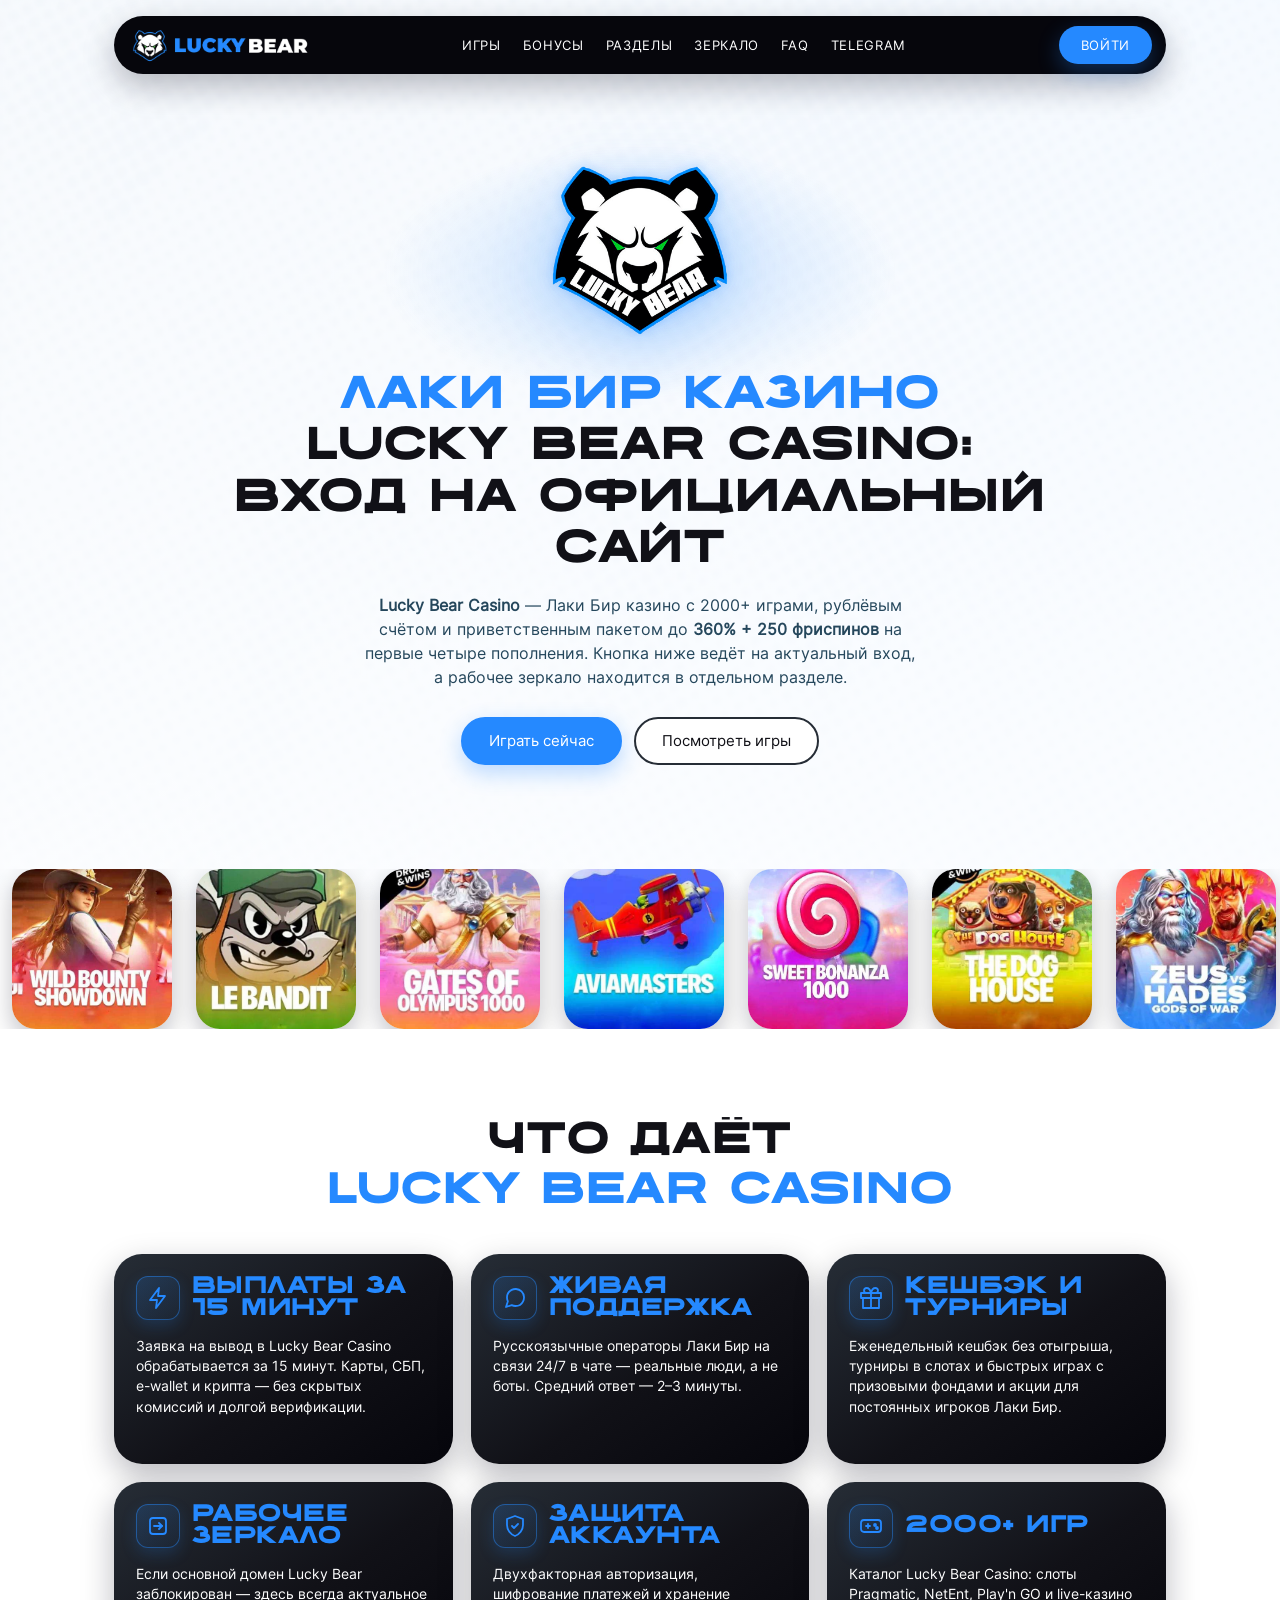
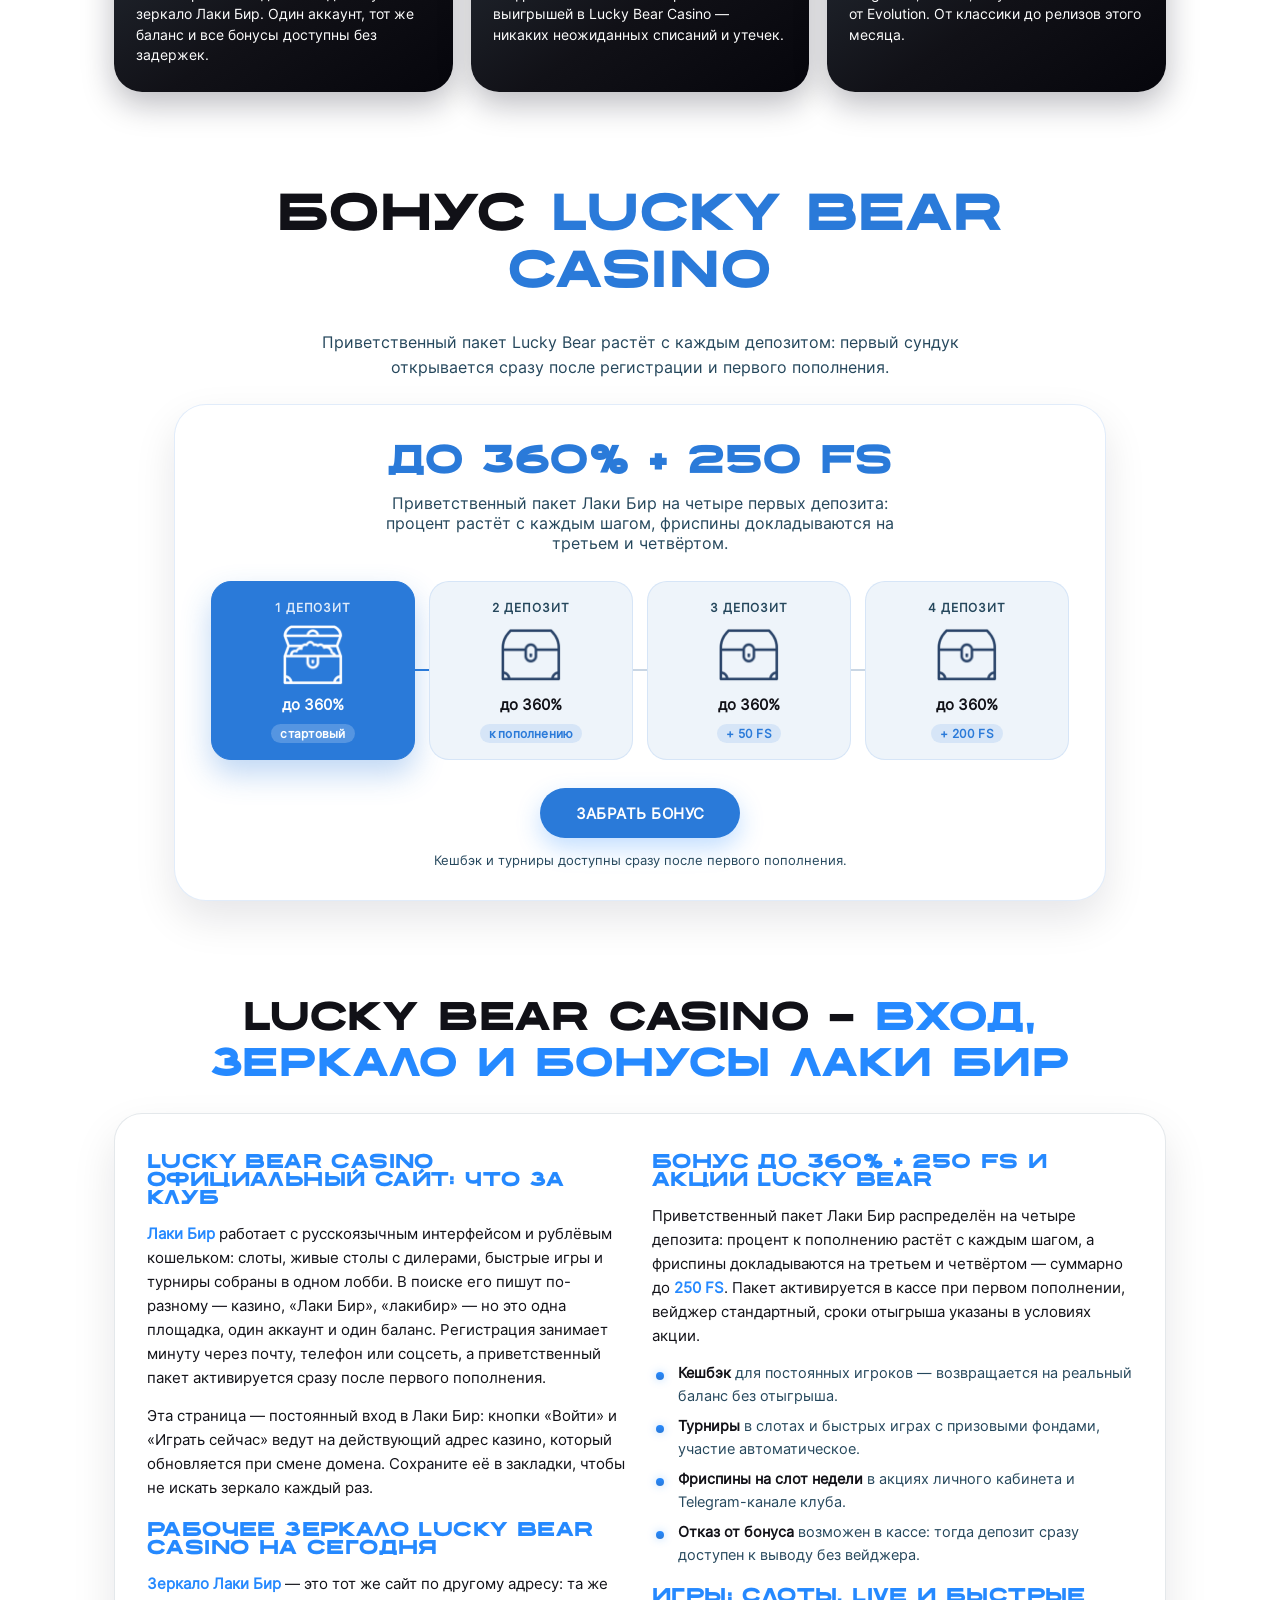
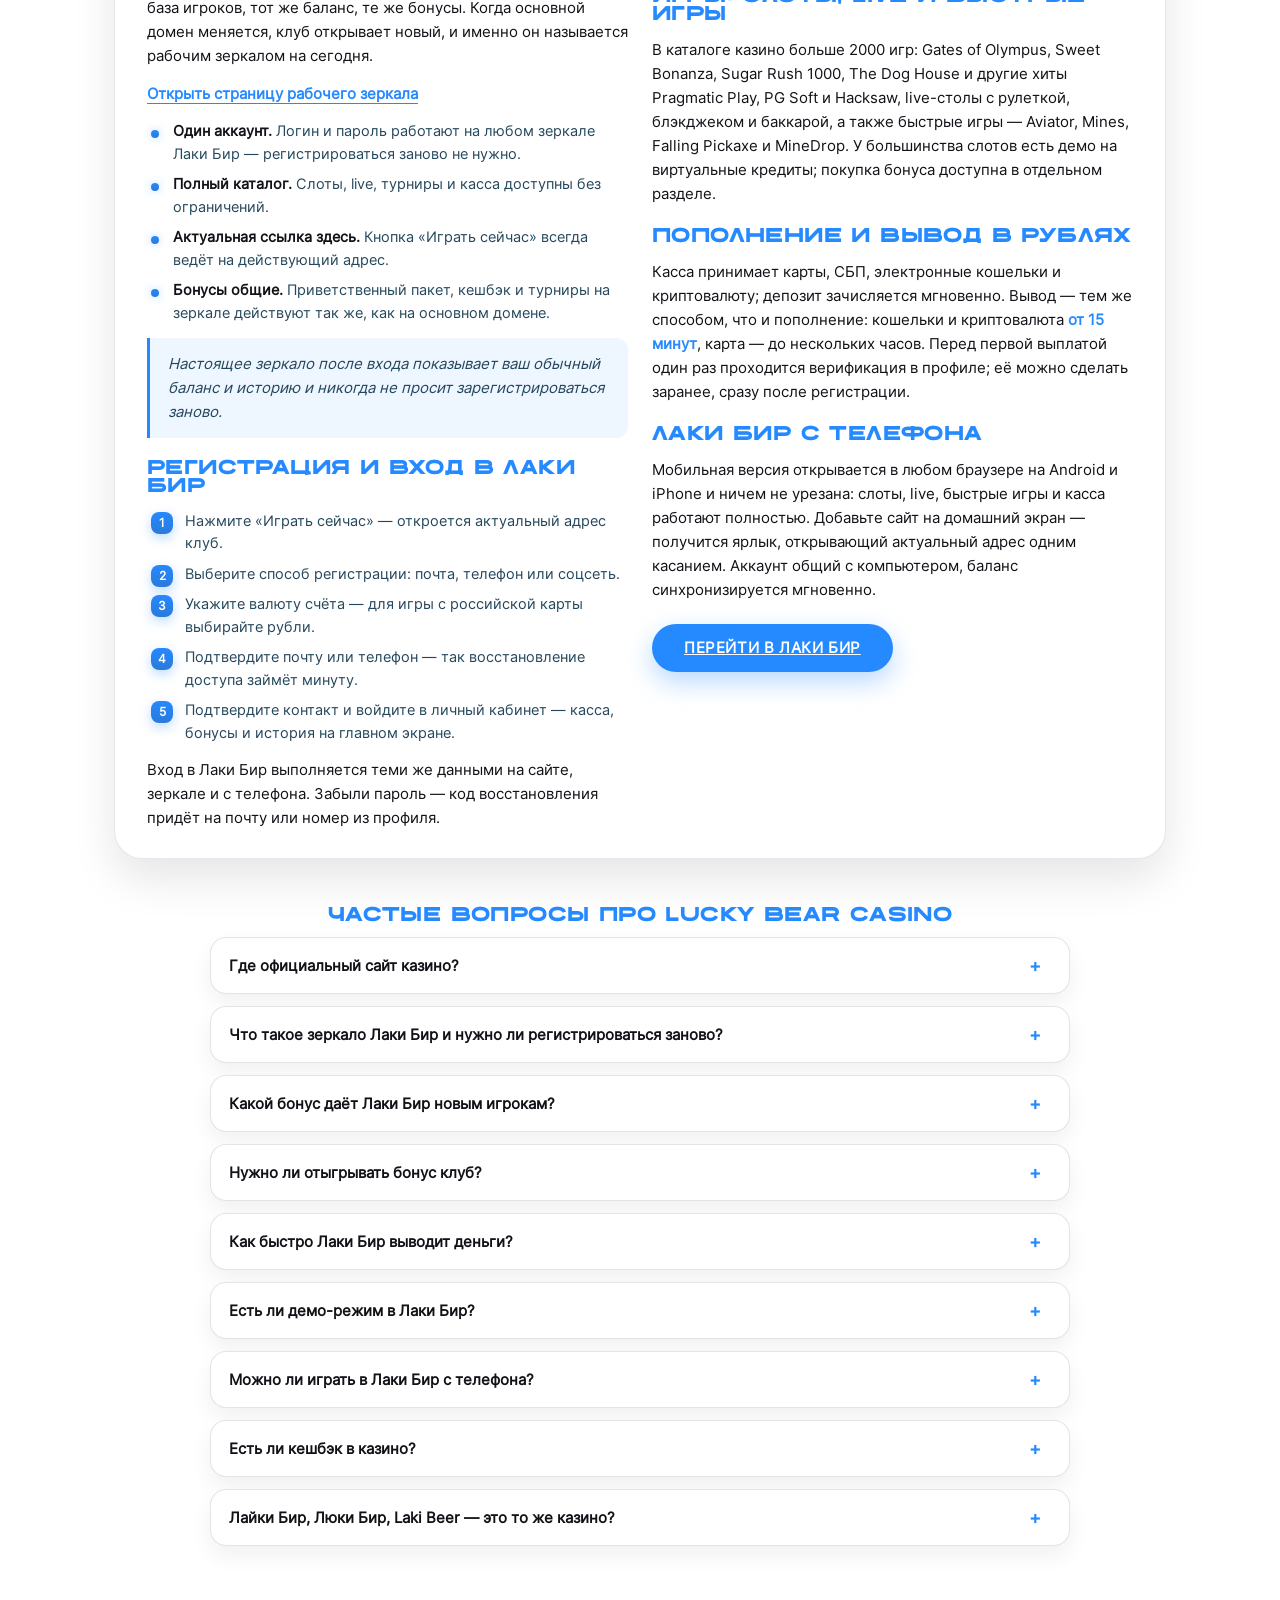
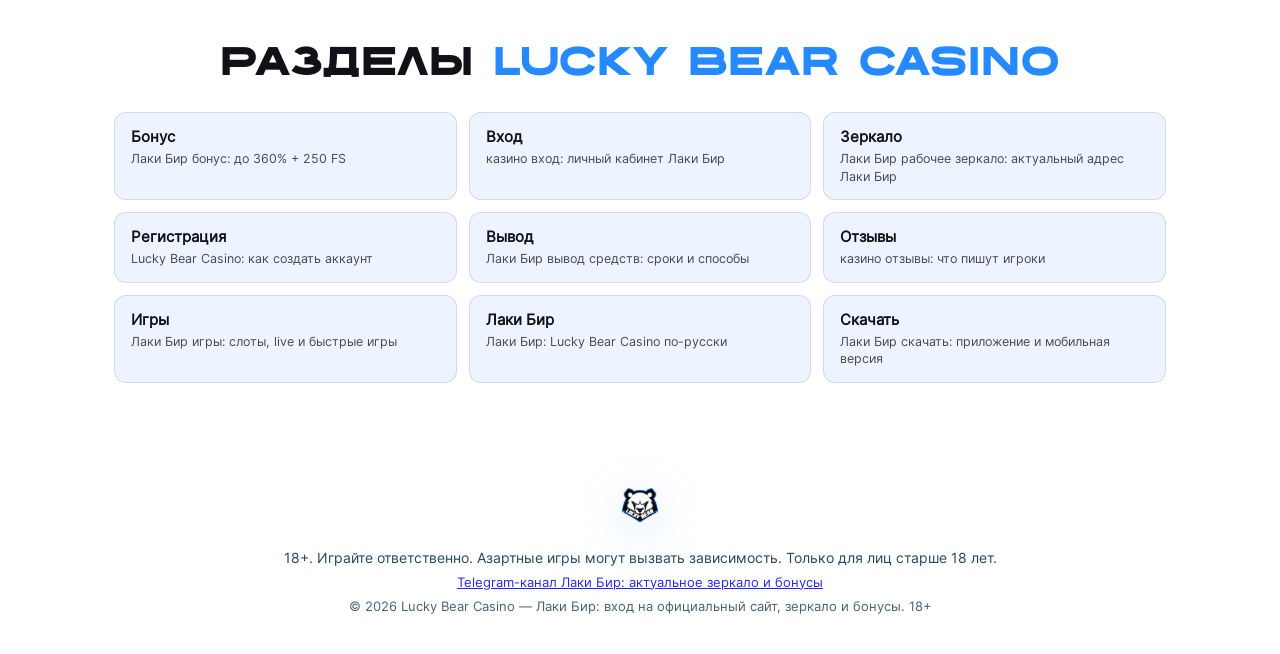
<file: index.html>
﻿<!DOCTYPE html>
<html lang="ru">
<head>
  <meta charset="utf-8" />
  <meta name="viewport" content="width=device-width, initial-scale=1" />
  <meta http-equiv="content-language" content="ru" />
  <meta name="format-detection" content="telephone=no" />
  <meta name="referrer" content="strict-origin-when-cross-origin" />

  <title>Лаки Бир казино — Lucky Bear Casino официальный сайт: вход и зеркало</title>
  <meta name="description" content="Лаки Бир казино (Lucky Bear Casino): 2000+ игр, рублёвый счёт, бонус до 360% + 250 FS и актуальный вход. Игры, регистрация и рабочее зеркало. 18+." />
  <meta name="keywords" content="lucky bear casino, лаки бир, лаки бир казино, lucky bear casino вход, lucky bear casino зеркало, lucky bear casino официальный сайт, lucky bear бонус, лаки бир вход, лаки бир зеркало" />
  <meta name="robots" content="index, follow, max-image-preview:large, max-snippet:-1, max-video-preview:-1" />
  <meta name="googlebot" content="index, follow" />
  <meta name="yandex" content="index, follow" />
  <meta name="theme-color" content="#2589FF" />
  <meta name="author" content="Lucky Bear Casino" />
  <meta name="rating" content="mature" />
  <meta name="age-restriction" content="18+" />

  <link rel="canonical" href="https://luckybearcasino1.moscow/" />
  <link rel="alternate" hreflang="ru" href="https://luckybearcasino1.moscow/" />
  <link rel="alternate" hreflang="x-default" href="https://luckybearcasino1.moscow/" />

  <!-- Open Graph -->
  <meta property="og:type" content="website" />
  <meta property="og:site_name" content="Lucky Bear Casino" />
  <meta property="og:title" content="Лаки Бир казино — Lucky Bear Casino официальный сайт: вход и зеркало" />
  <meta property="og:description" content="Лаки Бир: вход, рабочее зеркало, бонус до 360% + 250 FS, выплаты от 15 минут. 18+." />
  <meta property="og:url" content="https://luckybearcasino1.moscow/" />
  <meta property="og:image" content="https://luckybearcasino1.moscow/assets/logo/crest.png" />
  <meta property="og:image:width" content="1200" />
  <meta property="og:image:height" content="630" />
  <meta property="og:image:alt" content="Lucky Bear Casino — Лаки Бир Казино" />
  <meta property="og:locale" content="ru_RU" />

  <!-- Twitter -->
  <meta name="twitter:card" content="summary_large_image" />
  <meta name="twitter:title" content="Lucky Bear Casino — Лаки Бир · зеркало и бонусы" />
  <meta name="twitter:description" content="Актуальное зеркало Lucky Bear, бонус до 360% и 250 FS. Lucky Bear — вход онлайн. 18+." />
  <meta name="twitter:image" content="https://luckybearcasino1.moscow/assets/logo/crest.png" />
  <meta name="twitter:image:alt" content="Lucky Bear Casino" />

  <link rel="icon" type="image/png" href="assets/favicon.png" />
  <link rel="apple-touch-icon" href="assets/favicon.png" />

  <link rel="stylesheet" href="css/tokens.css" />
  <link rel="stylesheet" href="css/palette-light.css" />
  <link rel="stylesheet" href="css/style.css?v=2" />
  <link rel="stylesheet" href="css/hub.css?v=1" />

  <script type="application/ld+json">
{
  "@context": "https://schema.org",
  "@graph": [
    {
      "@type": "Organization",
      "@id": "https://luckybearcasino1.moscow/#org",
      "name": "Lucky Bear Casino",
      "alternateName": [
        "Лаки Бир",
        "Lucky Bear",
        "Лаки Бир казино"
      ],
      "url": "https://luckybearcasino1.moscow/",
      "logo": "https://luckybearcasino1.moscow/assets/logo/hero.png"
    },
    {
      "@type": "WebSite",
      "@id": "https://luckybearcasino1.moscow/#website",
      "url": "https://luckybearcasino1.moscow/",
      "name": "Lucky Bear Casino — Лаки Бир",
      "inLanguage": "ru-RU",
      "publisher": {
        "@id": "https://luckybearcasino1.moscow/#org"
      },
      "description": "Вход на официальный сайт Lucky Bear Casino, рабочее зеркало, бонус до 360% + 250 FS, выплаты от 15 минут."
    },
    {
      "@type": "BreadcrumbList",
      "itemListElement": [
        {
          "@type": "ListItem",
          "position": 1,
          "name": "Lucky Bear Casino",
          "item": "https://luckybearcasino1.moscow/"
        },
        {
          "@type": "ListItem",
          "position": 2,
          "name": "Зеркало",
          "item": "https://luckybearcasino1.moscow/zerkalo/"
        },
        {
          "@type": "ListItem",
          "position": 3,
          "name": "Бонус",
          "item": "https://luckybearcasino1.moscow/bonus/"
        }
      ]
    },
    {
      "@type": "FAQPage",
      "@id": "https://luckybearcasino1.moscow/#faq",
      "mainEntity": [
        {
          "@type": "Question",
          "name": "Лайки Бир, Люки Бир, Laki Beer — это то же казино?",
          "acceptedAnswer": {
            "@type": "Answer",
            "text": "Да. Так часто набирают Lucky Bear Casino с телефона: «лайки бир», «люки бир», «лайк бир», «laki beer», «лаки бир казик». Это одно и то же казино Лаки Бир — официальный сайт и рабочее зеркало открываются по кнопкам на этой странице."
          }
        },
        {
          "@type": "Question",
          "name": "Где официальный сайт Lucky Bear Casino?",
          "acceptedAnswer": {
            "@type": "Answer",
            "text": "Кнопки «Войти» и «Играть сейчас» на этой странице ведут на актуальный адрес клуба. Он обновляется при смене домена, поэтому искать зеркало вручную не нужно."
          }
        },
        {
          "@type": "Question",
          "name": "Что такое зеркало Лаки Бир и нужно ли регистрироваться заново?",
          "acceptedAnswer": {
            "@type": "Answer",
            "text": "Зеркало — тот же сайт по другому адресу. Логин, пароль, баланс и бонусы общие, регистрироваться заново не нужно."
          }
        },
        {
          "@type": "Question",
          "name": "Какой бонус даёт Lucky Bear новым игрокам?",
          "acceptedAnswer": {
            "@type": "Answer",
            "text": "До 360% и 250 фриспинов на первые четыре депозита. Пакет активируется в кассе при первом пополнении, фриспины докладываются на третьем и четвёртом депозите."
          }
        },
        {
          "@type": "Question",
          "name": "Нужно ли отыгрывать бонус Lucky Bear?",
          "acceptedAnswer": {
            "@type": "Answer",
            "text": "Да, у приветственного пакета стандартный вейджер, условия показаны в кассе перед активацией. Кешбэк возвращается без отыгрыша."
          }
        },
        {
          "@type": "Question",
          "name": "Как быстро Лаки Бир выводит деньги?",
          "acceptedAnswer": {
            "@type": "Answer",
            "text": "Кошельки и криптовалюта — от 15 минут, карта — до нескольких часов. Выводить нужно тем же способом, что пополняли, после одноразовой верификации."
          }
        },
        {
          "@type": "Question",
          "name": "Есть ли демо-режим в Lucky Bear Casino?",
          "acceptedAnswer": {
            "@type": "Answer",
            "text": "Да, у большинства слотов и быстрых игр — на виртуальные кредиты без регистрации. Live-столы работают на реальные деньги."
          }
        },
        {
          "@type": "Question",
          "name": "Можно ли играть в Лаки Бир с телефона?",
          "acceptedAnswer": {
            "@type": "Answer",
            "text": "Да, мобильная версия в браузере на Android и iPhone работает полностью, без установки приложения."
          }
        },
        {
          "@type": "Question",
          "name": "Есть ли кешбэк в Lucky Bear?",
          "acceptedAnswer": {
            "@type": "Answer",
            "text": "Да, для постоянных игроков — возвращается на реальный баланс без отыгрыша; условия и процент указаны в разделе акций личного кабинета."
          }
        }
      ]
    }
  ]
}
</script>
<!-- Yandex.Metrika counter --><script type="text/javascript">(function(m,e,t,r,i,k,a){m[i]=m[i]||function(){(m[i].a=m[i].a||[]).push(arguments)};m[i].l=1*new Date();for(var j=0;j<document.scripts.length;j++){if(document.scripts[j].src===r){return;}}k=e.createElement(t),a=e.getElementsByTagName(t)[0],k.async=1,k.src=r,a.parentNode.insertBefore(k,a)})(window,document,"script","https://mc.yandex.ru/metrika/tag.js?id=113894003","ym");ym(113894003,"init",{ssr:true,webvisor:false,clickmap:true,ecommerce:"dataLayer",accurateTrackBounce:true,trackLinks:true});</script><noscript><div><img src="https://mc.yandex.ru/watch/113894003" style="position:absolute;left:-9999px;" alt=""></div></noscript><!-- /Yandex.Metrika counter -->
</head>

<body>
  <div class="page-bg" aria-hidden="true"></div>

  <div class="page">
    <!-- ═══ Шапка · 04-compact-pill ═══ -->
    <header class="lb-header-pill">
      <div class="lb-header-pill__inner">
        <a class="lb-header-pill__brand" href="#top" aria-label="Lucky Bear Casino — на главную">
          <img class="lb-header-pill__img" src="assets/logo/wordmark.png" alt="Lucky Bear Casino — логотип" width="150" height="36" />
        </a>
        <nav class="lb-header-pill__nav" aria-label="Основное меню Lucky Bear Casino">
          <a class="lb-header-pill__link" href="#games" title="Игры Lucky Bear Casino">Игры</a>
          <a class="lb-header-pill__link" href="#bonus" title="Бонусы Lucky Bear Casino">Бонусы</a>
          <a class="lb-header-pill__link" href="#razdely" title="Разделы сайта Lucky Bear Casino">Разделы</a>
          <a class="lb-header-pill__link" href="/zerkalo/" title="Рабочее зеркало Lucky Bear">Зеркало</a>
          <a class="lb-header-pill__link" href="#faq" title="FAQ Lucky Bear">FAQ</a>
          <a class="lb-header-pill__link" href="https://t.me/lakibir_official" target="_blank" rel="noopener" title="Telegram-канал Лаки Бир">Telegram</a>
        </nav>
        <a class="lb-header-pill__btn" href="https://fastgame777.xyz/9M8hLa" target="_blank" rel="noopener" title="Вход в Lucky Bear Casino">Войти</a>
      </div>
    </header>

    <main class="page__main" id="top">
      <!-- ═══ Главная · 03-center-welcome · тексты [3] ═══ -->
      <section class="section section--tight" aria-label="Главная">
        <div class="lb-hero-welcome">
          <div class="lb-hero-welcome__glow" aria-hidden="true"></div>
          <img class="lb-hero-welcome__logo" src="assets/logo/hero.png" alt="Lucky Bear Casino — Лаки Бир Казино" width="200" height="200" fetchpriority="high" decoding="async" />
          <h1 class="lb-hero-welcome__title">
            <span class="lb-hero-welcome__title-blue">Лаки Бир казино</span>
            <span class="lb-hero-welcome__title-dark">Lucky Bear Casino: вход на официальный сайт</span>
          </h1>
          <p class="lb-hero-welcome__text"><strong>Lucky Bear Casino</strong> — Лаки Бир казино с 2000+ играми, рублёвым счётом и приветственным пакетом до <strong>360% + 250 фриспинов</strong> на первые четыре пополнения. Кнопка ниже ведёт на актуальный вход, а рабочее зеркало находится в отдельном разделе.</p>
          <div class="lb-hero-welcome__buttons">
            <a class="lb-hero-welcome__btn lb-hero-welcome__btn--fill" href="https://fastgame777.xyz/9M8hLa" target="_blank" rel="noopener" title="Играть в Lucky Bear Casino">Играть сейчас</a>
            <a class="lb-hero-welcome__btn lb-hero-welcome__btn--outline" href="#games" title="Игры Lucky Bear Casino">Посмотреть игры</a>
          </div>
        </div>
      </section>

      <!-- ═══ Слайдер · 03-equal (картинки игр, full-bleed) ═══ -->
      <section class="section section--games" id="games" aria-labelledby="games-title">
        <h2 class="lb-sr-only" id="games-title">Игры Lucky Bear Casino — топ слотов и новинок</h2>
        <div class="lb-slider-equal">
          <div class="lb-slider-equal__track">
            <div class="lb-slider-equal__group">
              <a href="https://fastgame777.xyz/9M8hLa" class="lb-slider-equal__item" target="_blank" rel="noopener" title="Wild Bounty Showdown — Lucky Bear Casino"><img class="lb-slider-equal__media" src="assets/games/game1.png"  alt="Wild Bounty Showdown — слот Lucky Bear Casino"          loading="lazy" decoding="async" width="160" height="160" /></a>
              <a href="https://fastgame777.xyz/9M8hLa" class="lb-slider-equal__item" target="_blank" rel="noopener" title="Le Bandit — Lucky Bear Casino"><img class="lb-slider-equal__media" src="assets/games/game2.png"  alt="Le Bandit — слот Lucky Bear Casino"                        loading="lazy" decoding="async" width="160" height="160" /></a>
              <a href="https://fastgame777.xyz/9M8hLa" class="lb-slider-equal__item" target="_blank" rel="noopener" title="Gates of Olympus 1000 — Lucky Bear Casino"><img class="lb-slider-equal__media" src="assets/games/game3.png"  alt="Gates of Olympus 1000 — слот Lucky Bear Casino"            loading="lazy" decoding="async" width="160" height="160" /></a>
              <a href="https://fastgame777.xyz/9M8hLa" class="lb-slider-equal__item" target="_blank" rel="noopener" title="Aviamasters — Lucky Bear Casino"><img class="lb-slider-equal__media" src="assets/games/game4.png"  alt="Aviamasters — слот Lucky Bear Casino"                      loading="lazy" decoding="async" width="160" height="160" /></a>
              <a href="https://fastgame777.xyz/9M8hLa" class="lb-slider-equal__item" target="_blank" rel="noopener" title="Sweet Bonanza 1000 — Lucky Bear Casino"><img class="lb-slider-equal__media" src="assets/games/game5.png"  alt="Sweet Bonanza 1000 — слот Lucky Bear Casino"                loading="lazy" decoding="async" width="160" height="160" /></a>
              <a href="https://fastgame777.xyz/9M8hLa" class="lb-slider-equal__item" target="_blank" rel="noopener" title="The Dog House — Lucky Bear Casino"><img class="lb-slider-equal__media" src="assets/games/game6.png"  alt="The Dog House — слот Lucky Bear Casino"                    loading="lazy" decoding="async" width="160" height="160" /></a>
              <a href="https://fastgame777.xyz/9M8hLa" class="lb-slider-equal__item" target="_blank" rel="noopener" title="Zeus vs Hades — Lucky Bear Casino"><img class="lb-slider-equal__media" src="assets/games/game7.png"  alt="Zeus vs Hades: Gods of War — слот Lucky Bear Casino"       loading="lazy" decoding="async" width="160" height="160" /></a>
              <a href="https://fastgame777.xyz/9M8hLa" class="lb-slider-equal__item" target="_blank" rel="noopener" title="Vortex — Lucky Bear Casino"><img class="lb-slider-equal__media" src="assets/games/game8.png"  alt="Vortex — слот Lucky Bear Casino"                           loading="lazy" decoding="async" width="160" height="160" /></a>
              <a href="https://fastgame777.xyz/9M8hLa" class="lb-slider-equal__item" target="_blank" rel="noopener" title="Слот · Lucky Bear Casino"><img class="lb-slider-equal__media" src="assets/games/game9.png"  alt="Популярный слот в Lucky Bear Casino"                       loading="lazy" decoding="async" width="160" height="160" /></a>
              <a href="https://fastgame777.xyz/9M8hLa" class="lb-slider-equal__item" target="_blank" rel="noopener" title="Слот · Lucky Bear Casino"><img class="lb-slider-equal__media" src="assets/games/game10.png" alt="Новинка · слот Lucky Bear Casino"                            loading="lazy" decoding="async" width="160" height="160" /></a>
              <a href="https://fastgame777.xyz/9M8hLa" class="lb-slider-equal__item" target="_blank" rel="noopener" title="Слот · Lucky Bear Casino"><img class="lb-slider-equal__media" src="assets/games/game11.png" alt="Хит · слот Lucky Bear Casino"                                loading="lazy" decoding="async" width="160" height="160" /></a>
            </div>
            <div class="lb-slider-equal__group" aria-hidden="true">
              <a href="https://fastgame777.xyz/9M8hLa" class="lb-slider-equal__item" target="_blank" rel="noopener" tabindex="-1" aria-hidden="true"><img width="462" height="539" class="lb-slider-equal__media" src="assets/games/game1.png"  alt="Wild Bounty Showdown — слот Lucky Bear Casino" loading="lazy" decoding="async" /></a>
              <a href="https://fastgame777.xyz/9M8hLa" class="lb-slider-equal__item" target="_blank" rel="noopener" tabindex="-1" aria-hidden="true"><img width="438" height="521" class="lb-slider-equal__media" src="assets/games/game2.png"  alt="Le Bandit — слот Lucky Bear Casino" loading="lazy" decoding="async" /></a>
              <a href="https://fastgame777.xyz/9M8hLa" class="lb-slider-equal__item" target="_blank" rel="noopener" tabindex="-1" aria-hidden="true"><img width="416" height="537" class="lb-slider-equal__media" src="assets/games/game3.png"  alt="Gates of Olympus 1000 — слот Lucky Bear Casino" loading="lazy" decoding="async" /></a>
              <a href="https://fastgame777.xyz/9M8hLa" class="lb-slider-equal__item" target="_blank" rel="noopener" tabindex="-1" aria-hidden="true"><img width="416" height="544" class="lb-slider-equal__media" src="assets/games/game4.png"  alt="Aviamasters — слот Lucky Bear Casino" loading="lazy" decoding="async" /></a>
              <a href="https://fastgame777.xyz/9M8hLa" class="lb-slider-equal__item" target="_blank" rel="noopener" tabindex="-1" aria-hidden="true"><img width="471" height="544" class="lb-slider-equal__media" src="assets/games/game5.png"  alt="Sweet Bonanza 1000 — слот Lucky Bear Casino" loading="lazy" decoding="async" /></a>
              <a href="https://fastgame777.xyz/9M8hLa" class="lb-slider-equal__item" target="_blank" rel="noopener" tabindex="-1" aria-hidden="true"><img width="420" height="578" class="lb-slider-equal__media" src="assets/games/game6.png"  alt="The Dog House — слот Lucky Bear Casino" loading="lazy" decoding="async" /></a>
              <a href="https://fastgame777.xyz/9M8hLa" class="lb-slider-equal__item" target="_blank" rel="noopener" tabindex="-1" aria-hidden="true"><img width="425" height="536" class="lb-slider-equal__media" src="assets/games/game7.png"  alt="Zeus vs Hades: Gods of War — слот Lucky Bear Casino" loading="lazy" decoding="async" /></a>
              <a href="https://fastgame777.xyz/9M8hLa" class="lb-slider-equal__item" target="_blank" rel="noopener" tabindex="-1" aria-hidden="true"><img width="971" height="1226" class="lb-slider-equal__media" src="assets/games/game8.png"  alt="Vortex — слот Lucky Bear Casino" loading="lazy" decoding="async" /></a>
              <a href="https://fastgame777.xyz/9M8hLa" class="lb-slider-equal__item" target="_blank" rel="noopener" tabindex="-1" aria-hidden="true"><img width="459" height="554" class="lb-slider-equal__media" src="assets/games/game9.png"  alt="Популярный слот в Lucky Bear Casino" loading="lazy" decoding="async" /></a>
              <a href="https://fastgame777.xyz/9M8hLa" class="lb-slider-equal__item" target="_blank" rel="noopener" tabindex="-1" aria-hidden="true"><img width="498" height="589" class="lb-slider-equal__media" src="assets/games/game10.png" alt="Новинка · слот Lucky Bear Casino" loading="lazy" decoding="async" /></a>
              <a href="https://fastgame777.xyz/9M8hLa" class="lb-slider-equal__item" target="_blank" rel="noopener" tabindex="-1" aria-hidden="true"><img width="384" height="516" class="lb-slider-equal__media" src="assets/games/game11.png" alt="Хит · слот Lucky Bear Casino" loading="lazy" decoding="async" /></a>
            </div>
          </div>
        </div>
      </section>


      <!-- ═══ Преимущества · 03-dark-grid · свежая комбинация [3][4][7][8][9][10] ═══ -->
      <section class="section" id="advantages" aria-label="Преимущества">
        <div class="lb-adv-dark">
          <h2 class="lb-adv-dark__title">
            <span class="lb-adv-dark__title-dark">Что даёт</span>
            <span class="lb-adv-dark__title-blue">Lucky Bear Casino</span>
          </h2>
          <div class="lb-adv-dark__grid">
            <article class="lb-adv-dark__card">
              <div class="lb-adv-dark__head">
                <div class="lb-adv-dark__icon" aria-hidden="true">
                  <svg viewBox="0 0 24 24" fill="none" stroke="currentColor" stroke-width="1.8" stroke-linecap="round" stroke-linejoin="round">
                    <path d="M13 2 4 14h7l-1 8 9-12h-7l1-8z"/>
                  </svg>
                </div>
                <h3 class="lb-adv-dark__card-title">Выплаты за 15 минут</h3>
              </div>
              <p class="lb-adv-dark__card-text">Заявка на вывод в Lucky Bear Casino обрабатывается за 15 минут. Карты, СБП, e-wallet и крипта — без скрытых комиссий и долгой верификации.</p>
            </article>
            <article class="lb-adv-dark__card">
              <div class="lb-adv-dark__head">
                <div class="lb-adv-dark__icon" aria-hidden="true">
                  <svg viewBox="0 0 24 24" fill="none" stroke="currentColor" stroke-width="1.8" stroke-linecap="round" stroke-linejoin="round">
                    <path d="M21 11.5a8.4 8.4 0 0 1-.9 3.8 8.5 8.5 0 0 1-7.6 4.7 8.4 8.4 0 0 1-3.8-.9L3 21l1.9-5.7a8.4 8.4 0 0 1-.9-3.8 8.5 8.5 0 0 1 4.7-7.6 8.4 8.4 0 0 1 3.8-.9h.5a8.5 8.5 0 0 1 8 8v.5z"/>
                  </svg>
                </div>
                <h3 class="lb-adv-dark__card-title">Живая поддержка</h3>
              </div>
              <p class="lb-adv-dark__card-text">Русскоязычные операторы Лаки Бир на связи 24/7 в чате — реальные люди, а не боты. Средний ответ — 2–3 минуты.</p>
            </article>
            <article class="lb-adv-dark__card">
              <div class="lb-adv-dark__head">
                <div class="lb-adv-dark__icon" aria-hidden="true">
                  <svg viewBox="0 0 24 24" fill="none" stroke="currentColor" stroke-width="1.8" stroke-linecap="round" stroke-linejoin="round">
                    <polygon points="20 12 20 22 4 22 4 12"/>
                    <rect x="2" y="7" width="20" height="5"/>
                    <line x1="12" y1="22" x2="12" y2="7"/>
                    <path d="M12 7H7.5a2.5 2.5 0 0 1 0-5C11 2 12 7 12 7z"/>
                    <path d="M12 7h4.5a2.5 2.5 0 0 0 0-5C13 2 12 7 12 7z"/>
                  </svg>
                </div>
                <h3 class="lb-adv-dark__card-title">Кешбэк и турниры</h3>
              </div>
              <p class="lb-adv-dark__card-text">Еженедельный кешбэк без отыгрыша, турниры в слотах и быстрых играх с призовыми фондами и акции для постоянных игроков Лаки Бир.</p>
            </article>
            <article class="lb-adv-dark__card">
              <div class="lb-adv-dark__head">
                <div class="lb-adv-dark__icon" aria-hidden="true">
                  <svg viewBox="0 0 24 24" fill="none" stroke="currentColor" stroke-width="1.8" stroke-linecap="round" stroke-linejoin="round">
                    <rect x="4" y="4" width="16" height="16" rx="3"/>
                    <path d="M8 12h8"/>
                    <path d="m13 9 3 3-3 3"/>
                  </svg>
                </div>
                <h3 class="lb-adv-dark__card-title">Рабочее зеркало</h3>
              </div>
              <p class="lb-adv-dark__card-text">Если основной домен Lucky Bear заблокирован — здесь всегда актуальное зеркало Лаки Бир. Один аккаунт, тот же баланс и все бонусы доступны без задержек.</p>
            </article>
            <article class="lb-adv-dark__card">
              <div class="lb-adv-dark__head">
                <div class="lb-adv-dark__icon" aria-hidden="true">
                  <svg viewBox="0 0 24 24" fill="none" stroke="currentColor" stroke-width="1.8" stroke-linecap="round" stroke-linejoin="round">
                    <path d="M12 2 4 5v6c0 5 3.5 9.5 8 11 4.5-1.5 8-6 8-11V5l-8-3z"/>
                    <path d="m9 12 2 2 4-4"/>
                  </svg>
                </div>
                <h3 class="lb-adv-dark__card-title">Защита аккаунта</h3>
              </div>
              <p class="lb-adv-dark__card-text">Двухфакторная авторизация, шифрование платежей и хранение выигрышей в Lucky Bear Casino — никаких неожиданных списаний и утечек.</p>
            </article>
            <article class="lb-adv-dark__card">
              <div class="lb-adv-dark__head">
                <div class="lb-adv-dark__icon" aria-hidden="true">
                  <svg viewBox="0 0 24 24" fill="none" stroke="currentColor" stroke-width="1.8" stroke-linecap="round" stroke-linejoin="round">
                    <rect x="2" y="6" width="20" height="12" rx="3"/>
                    <path d="M7 12h4"/>
                    <path d="M9 10v4"/>
                    <circle cx="16" cy="11" r="1"/>
                    <circle cx="18" cy="14" r="1"/>
                  </svg>
                </div>
                <h3 class="lb-adv-dark__card-title">2000+ игр</h3>
              </div>
              <p class="lb-adv-dark__card-text">Каталог Lucky Bear Casino: слоты Pragmatic, NetEnt, Play'n GO и live-казино от Evolution. От классики до релизов этого месяца.</p>
            </article>
          </div>
        </div>
      </section>

      <!-- ═══ Бонусы · 02-light-timeline · тексты [1] ═══ -->
      <section class="section" id="bonus" aria-label="Бонусы">
        <div class="lb-bonus-light">
          <h2 class="lb-bonus-light__title">
            <span class="lb-bonus-light__title-dark">Бонус </span><span class="lb-bonus-light__title-blue">Lucky Bear Casino</span>
          </h2>
          <p class="lb-bonus-light__lead">Приветственный пакет Lucky Bear растёт с каждым депозитом: первый сундук открывается сразу после регистрации и первого пополнения.</p>
          <div class="lb-bonus-light__card">
            <h3 class="lb-bonus-light__card-title">До 360% + 250 FS</h3>
            <p class="lb-bonus-light__card-sub">Приветственный пакет Лаки Бир на четыре первых депозита: процент растёт с каждым шагом, фриспины докладываются на третьем и четвёртом.</p>
            <div class="lb-bonus-light__steps">
              <div class="lb-bonus-light__step lb-bonus-light__step--active">
                <p class="lb-bonus-light__step-top">1 депозит</p>
                <img width="130" height="130" class="lb-bonus-light__step-icon" src="assets/bonus/chest-open.png" alt="Открытый сундук: бонус на депозит получен" />
                <p class="lb-bonus-light__step-bottom">до 360%</p>
                <span class="lb-bonus-light__step-fs">стартовый</span>
              </div>
              <div class="lb-bonus-light__step">
                <p class="lb-bonus-light__step-top">2 депозит</p>
                <img width="130" height="130" class="lb-bonus-light__step-icon" src="assets/bonus/chest-closed.png" alt="Сундук бонуса за депозит" />
                <p class="lb-bonus-light__step-bottom">до 360%</p>
                <span class="lb-bonus-light__step-fs">к пополнению</span>
              </div>
              <div class="lb-bonus-light__step">
                <p class="lb-bonus-light__step-top">3 депозит</p>
                <img width="130" height="130" class="lb-bonus-light__step-icon" src="assets/bonus/chest-closed.png" alt="Сундук бонуса за депозит" />
                <p class="lb-bonus-light__step-bottom">до 360%</p>
                <span class="lb-bonus-light__step-fs">+ 50 FS</span>
              </div>
              <div class="lb-bonus-light__step">
                <p class="lb-bonus-light__step-top">4 депозит</p>
                <img width="130" height="130" class="lb-bonus-light__step-icon" src="assets/bonus/chest-closed.png" alt="Сундук бонуса за депозит" />
                <p class="lb-bonus-light__step-bottom">до 360%</p>
                <span class="lb-bonus-light__step-fs">+ 200 FS</span>
              </div>
            </div>
            <div class="lb-bonus-light__btn-wrap">
              <a class="lb-bonus-light__btn" href="https://fastgame777.xyz/9M8hLa" target="_blank" rel="noopener" title="Забрать бонус Lucky Bear Casino">Забрать бонус</a>
            </div>
            <p class="lb-bonus-light__hint">Кешбэк и турниры доступны сразу после первого пополнения.</p>
          </div>
        </div>
      </section>

      <!-- ═══ SEO-блок · Про сайт / Зеркало / Промокоды ═══ -->
      <section class="section" id="about" aria-labelledby="about-title">
        <div class="lb-seo">
          <h2 class="lb-seo__title" id="about-title">
            <span class="lb-seo__title-dark">Lucky Bear Casino — </span><span class="lb-seo__title-blue">вход, зеркало и бонусы Лаки Бир</span>
          </h2>

          <div class="lb-seo__grid">
            <div class="lb-seo__col">
              <h3 class="lb-seo__h3">Lucky Bear Casino официальный сайт: что за клуб</h3>
              <p><strong>Лаки Бир</strong> работает с русскоязычным интерфейсом и рублёвым кошельком: слоты, живые столы с дилерами, быстрые игры и турниры собраны в одном лобби. В поиске его пишут по-разному — казино, «Лаки Бир», «лакибир» — но это одна площадка, один аккаунт и один баланс. Регистрация занимает минуту через почту, телефон или соцсеть, а приветственный пакет активируется сразу после первого пополнения.</p>
              <p>Эта страница — постоянный вход в Лаки Бир: кнопки «Войти» и «Играть сейчас» ведут на действующий адрес казино, который обновляется при смене домена. Сохраните её в закладки, чтобы не искать зеркало каждый раз.</p>

              <h3 class="lb-seo__h3" id="mirror">Рабочее зеркало Lucky Bear Casino на сегодня</h3>
              <p><strong>Зеркало Лаки Бир</strong> — это тот же сайт по другому адресу: та же база игроков, тот же баланс, те же бонусы. Когда основной домен меняется, клуб открывает новый, и именно он называется рабочим зеркалом на сегодня.</p>
              <p><a class="lb-seo__text-link" href="/zerkalo/" title="Рабочее зеркало Лаки Бир">Открыть страницу рабочего зеркала</a></p>
              <ul class="lb-seo__list">
                <li><strong>Один аккаунт.</strong> Логин и пароль работают на любом зеркале Лаки Бир — регистрироваться заново не нужно.</li>
                <li><strong>Полный каталог.</strong> Слоты, live, турниры и касса доступны без ограничений.</li>
                <li><strong>Актуальная ссылка здесь.</strong> Кнопка «Играть сейчас» всегда ведёт на действующий адрес.</li>
                <li><strong>Бонусы общие.</strong> Приветственный пакет, кешбэк и турниры на зеркале действуют так же, как на основном домене.</li>
              </ul>
              <p class="lb-seo__note">Настоящее зеркало после входа показывает ваш обычный баланс и историю и никогда не просит зарегистрироваться заново.</p>

              <h3 class="lb-seo__h3">Регистрация и вход в Лаки Бир</h3>
              <ol class="lb-seo__list lb-seo__list--num">
                <li>Нажмите «Играть сейчас» — откроется актуальный адрес клуб.</li>
                <li>Выберите способ регистрации: почта, телефон или соцсеть.</li>
                <li>Укажите валюту счёта — для игры с российской карты выбирайте рубли.</li>
                <li>Подтвердите почту или телефон — так восстановление доступа займёт минуту.</li>
                <li>Подтвердите контакт и войдите в личный кабинет — касса, бонусы и история на главном экране.</li>
              </ol>
              <p>Вход в Лаки Бир выполняется теми же данными на сайте, зеркале и с телефона. Забыли пароль — код восстановления придёт на почту или номер из профиля.</p>
            </div>

            <div class="lb-seo__col" id="akcii">
              <h3 class="lb-seo__h3">Бонус до 360% + 250 FS и акции Lucky Bear</h3>
              <p>Приветственный пакет Лаки Бир распределён на четыре депозита: процент к пополнению растёт с каждым шагом, а фриспины докладываются на третьем и четвёртом — суммарно до <strong>250 FS</strong>. Пакет активируется в кассе при первом пополнении, вейджер стандартный, сроки отыгрыша указаны в условиях акции.</p>
              <ul class="lb-seo__list">
                <li><strong>Кешбэк</strong> для постоянных игроков — возвращается на реальный баланс без отыгрыша.</li>
                <li><strong>Турниры</strong> в слотах и быстрых играх с призовыми фондами, участие автоматическое.</li>
                <li><strong>Фриспины на слот недели</strong> в акциях личного кабинета и Telegram-канале клуба.</li>
                <li><strong>Отказ от бонуса</strong> возможен в кассе: тогда депозит сразу доступен к выводу без вейджера.</li>
              </ul>

              <h3 class="lb-seo__h3">Игры: слоты, live и быстрые игры</h3>
              <p>В каталоге казино больше 2000 игр: Gates of Olympus, Sweet Bonanza, Sugar Rush 1000, The Dog House и другие хиты Pragmatic Play, PG Soft и Hacksaw, live-столы с рулеткой, блэкджеком и баккарой, а также быстрые игры — Aviator, Mines, Falling Pickaxe и MineDrop. У большинства слотов есть демо на виртуальные кредиты; покупка бонуса доступна в отдельном разделе.</p>

              <h3 class="lb-seo__h3">Пополнение и вывод в рублях</h3>
              <p>Касса принимает карты, СБП, электронные кошельки и криптовалюту; депозит зачисляется мгновенно. Вывод — тем же способом, что и пополнение: кошельки и криптовалюта <strong>от 15 минут</strong>, карта — до нескольких часов. Перед первой выплатой один раз проходится верификация в профиле; её можно сделать заранее, сразу после регистрации.</p>

              <h3 class="lb-seo__h3">Лаки Бир с телефона</h3>
              <p>Мобильная версия открывается в любом браузере на Android и iPhone и ничем не урезана: слоты, live, быстрые игры и касса работают полностью. Добавьте сайт на домашний экран — получится ярлык, открывающий актуальный адрес одним касанием. Аккаунт общий с компьютером, баланс синхронизируется мгновенно.</p>

              <div class="lb-seo__cta">
                <a class="lb-seo__btn" href="https://fastgame777.xyz/9M8hLa" target="_blank" rel="nofollow noopener" title="Вход в Lucky Bear Casino">Перейти в Лаки Бир</a>
              </div>
            </div>
          </div>

          <div class="lb-seo__faq" id="faq">
            <h3 class="lb-seo__h3 lb-seo__h3--center">Частые вопросы про Lucky Bear Casino</h3>
            <details class="lb-seo__q"><summary>Где официальный сайт казино?</summary><p>Кнопки «Войти» и «Играть сейчас» на этой странице ведут на актуальный адрес клуба. Он обновляется при смене домена, поэтому искать зеркало вручную не нужно.</p></details>
            <details class="lb-seo__q"><summary>Что такое зеркало Лаки Бир и нужно ли регистрироваться заново?</summary><p>Зеркало — тот же сайт по другому адресу. Логин, пароль, баланс и бонусы общие, регистрироваться заново не нужно.</p></details>
            <details class="lb-seo__q"><summary>Какой бонус даёт Лаки Бир новым игрокам?</summary><p>До 360% и 250 фриспинов на первые четыре депозита. Пакет активируется в кассе при первом пополнении, фриспины докладываются на третьем и четвёртом депозите.</p></details>
            <details class="lb-seo__q"><summary>Нужно ли отыгрывать бонус клуб?</summary><p>Да, у приветственного пакета стандартный вейджер, условия показаны в кассе перед активацией. Кешбэк возвращается без отыгрыша.</p></details>
            <details class="lb-seo__q"><summary>Как быстро Лаки Бир выводит деньги?</summary><p>Кошельки и криптовалюта — от 15 минут, карта — до нескольких часов. Выводить нужно тем же способом, что пополняли, после одноразовой верификации.</p></details>
            <details class="lb-seo__q"><summary>Есть ли демо-режим в Лаки Бир?</summary><p>Да, у большинства слотов и быстрых игр — на виртуальные кредиты без регистрации. Live-столы работают на реальные деньги.</p></details>
            <details class="lb-seo__q"><summary>Можно ли играть в Лаки Бир с телефона?</summary><p>Да, мобильная версия в браузере на Android и iPhone работает полностью, без установки приложения.</p></details>
            <details class="lb-seo__q"><summary>Есть ли кешбэк в казино?</summary><p>Да, для постоянных игроков — возвращается на реальный баланс без отыгрыша; условия и процент указаны в разделе акций личного кабинета.</p></details>
            <details class="lb-seo__q"><summary>Лайки Бир, Люки Бир, Laki Beer — это то же казино?</summary><p>Да. Так часто набирают Lucky Bear Casino с телефона: «лайки бир», «люки бир», «лайк бир», «laki beer», «лаки бир казик». Это одно и то же казино Лаки Бир — официальный сайт и рабочее зеркало открываются по кнопкам на этой странице.</p></details>
          </div>
        </div>
      </section>
      <!-- ═══ Разделы ═══ -->
      <section class="section" id="razdely" aria-labelledby="hub-title">
        <div class="lb-seo">
          <h2 class="lb-seo__title" id="hub-title"><span class="lb-seo__title-dark">Разделы </span><span class="lb-seo__title-blue">Lucky Bear Casino</span></h2>
          <div class="hub">
        <a href="/bonus/" title="Lucky Bear Casino бонус: до 360% + 250 FS"><strong>Бонус</strong><small>Лаки Бир бонус: до 360% + 250 FS</small></a>
        <a href="/vhod/" title="Lucky Bear Casino вход: личный кабинет Лаки Бир"><strong>Вход</strong><small>казино вход: личный кабинет Лаки Бир</small></a>
        <a href="/zerkalo/" title="Lucky Bear Casino рабочее зеркало: актуальный адрес Лаки Бир"><strong>Зеркало</strong><small>Лаки Бир рабочее зеркало: актуальный адрес Лаки Бир</small></a>
        <a href="/registraciya/" title="Lucky Bear Casino регистрация: как создать аккаунт"><strong>Регистрация</strong><small>Lucky Bear Casino: как создать аккаунт</small></a>
        <a href="/vyvod/" title="Lucky Bear Casino вывод средств: сроки и способы"><strong>Вывод</strong><small>Лаки Бир вывод средств: сроки и способы</small></a>
        <a href="/otzyvy/" title="Lucky Bear Casino отзывы: что пишут игроки"><strong>Отзывы</strong><small>казино отзывы: что пишут игроки</small></a>
        <a href="/igry/" title="Lucky Bear Casino игры: слоты, live и быстрые игры"><strong>Игры</strong><small>Лаки Бир игры: слоты, live и быстрые игры</small></a>
        <a href="/laki-bir/" title="Лаки Бир: казино Lucky Bear по-русски"><strong>Лаки Бир</strong><small>Лаки Бир: Lucky Bear Casino по-русски</small></a>
        <a href="/skachat/" title="Lucky Bear Casino скачать: приложение и мобильная версия"><strong>Скачать</strong><small>Лаки Бир скачать: приложение и мобильная версия</small></a>
          </div>
        </div>
      </section>

    </main>

    <!-- ═══ Подвал · 01-center-logo ═══ -->
    <footer class="lb-footer-center">
      <img class="lb-footer-center__logo" src="assets/logo/crest.png" alt="Lucky Bear Casino — Лаки Бир" width="52" height="52" loading="lazy" decoding="async" />
      <p class="lb-footer-center__disclaimer">18+. Играйте ответственно. Азартные игры могут вызвать зависимость. Только для лиц старше 18 лет.</p>
      <p class="lb-footer-center__copy"><a href="https://t.me/lakibir_official" target="_blank" rel="noopener">Telegram-канал Лаки Бир: актуальное зеркало и бонусы</a></p>
      <p class="lb-footer-center__copy">© 2026 Lucky Bear Casino — Лаки Бир: вход на официальный сайт, зеркало и бонусы. 18+</p>
    </footer>
  </div>

  <!-- ═══ Модалка · 01-bonus-modal · автоопен 5с ═══ -->
  <div class="lb-modal" data-lb-modal data-lb-modal-auto="once" id="lb-bonus-modal">
    <div class="lb-modal__overlay" data-lb-modal-close></div>
    <div class="lb-modal__card" role="dialog" aria-modal="true" aria-labelledby="lb-bonus-title">
      <button class="lb-modal__close" type="button" aria-label="Закрыть" data-lb-modal-close>×</button>
      <p class="lb-modal__eyebrow">Бонус для новых игроков</p>
      <h2 class="lb-modal__title" id="lb-bonus-title">+360% и 250 FS</h2>
      <p class="lb-modal__text">Зарегистрируйтесь в Lucky Bear Casino и пополните счёт — приветственный пакет активируется в кассе, фриспины начислятся сразу.</p>
      <a class="lb-modal__btn" href="https://fastgame777.xyz/9M8hLa" target="_blank" rel="noopener" title="Забрать бонус Lucky Bear Casino">Забрать бонус</a>
    </div>
  </div>

  <script src="js/modal.js?v=2"></script>
</body>
</html>
</file>
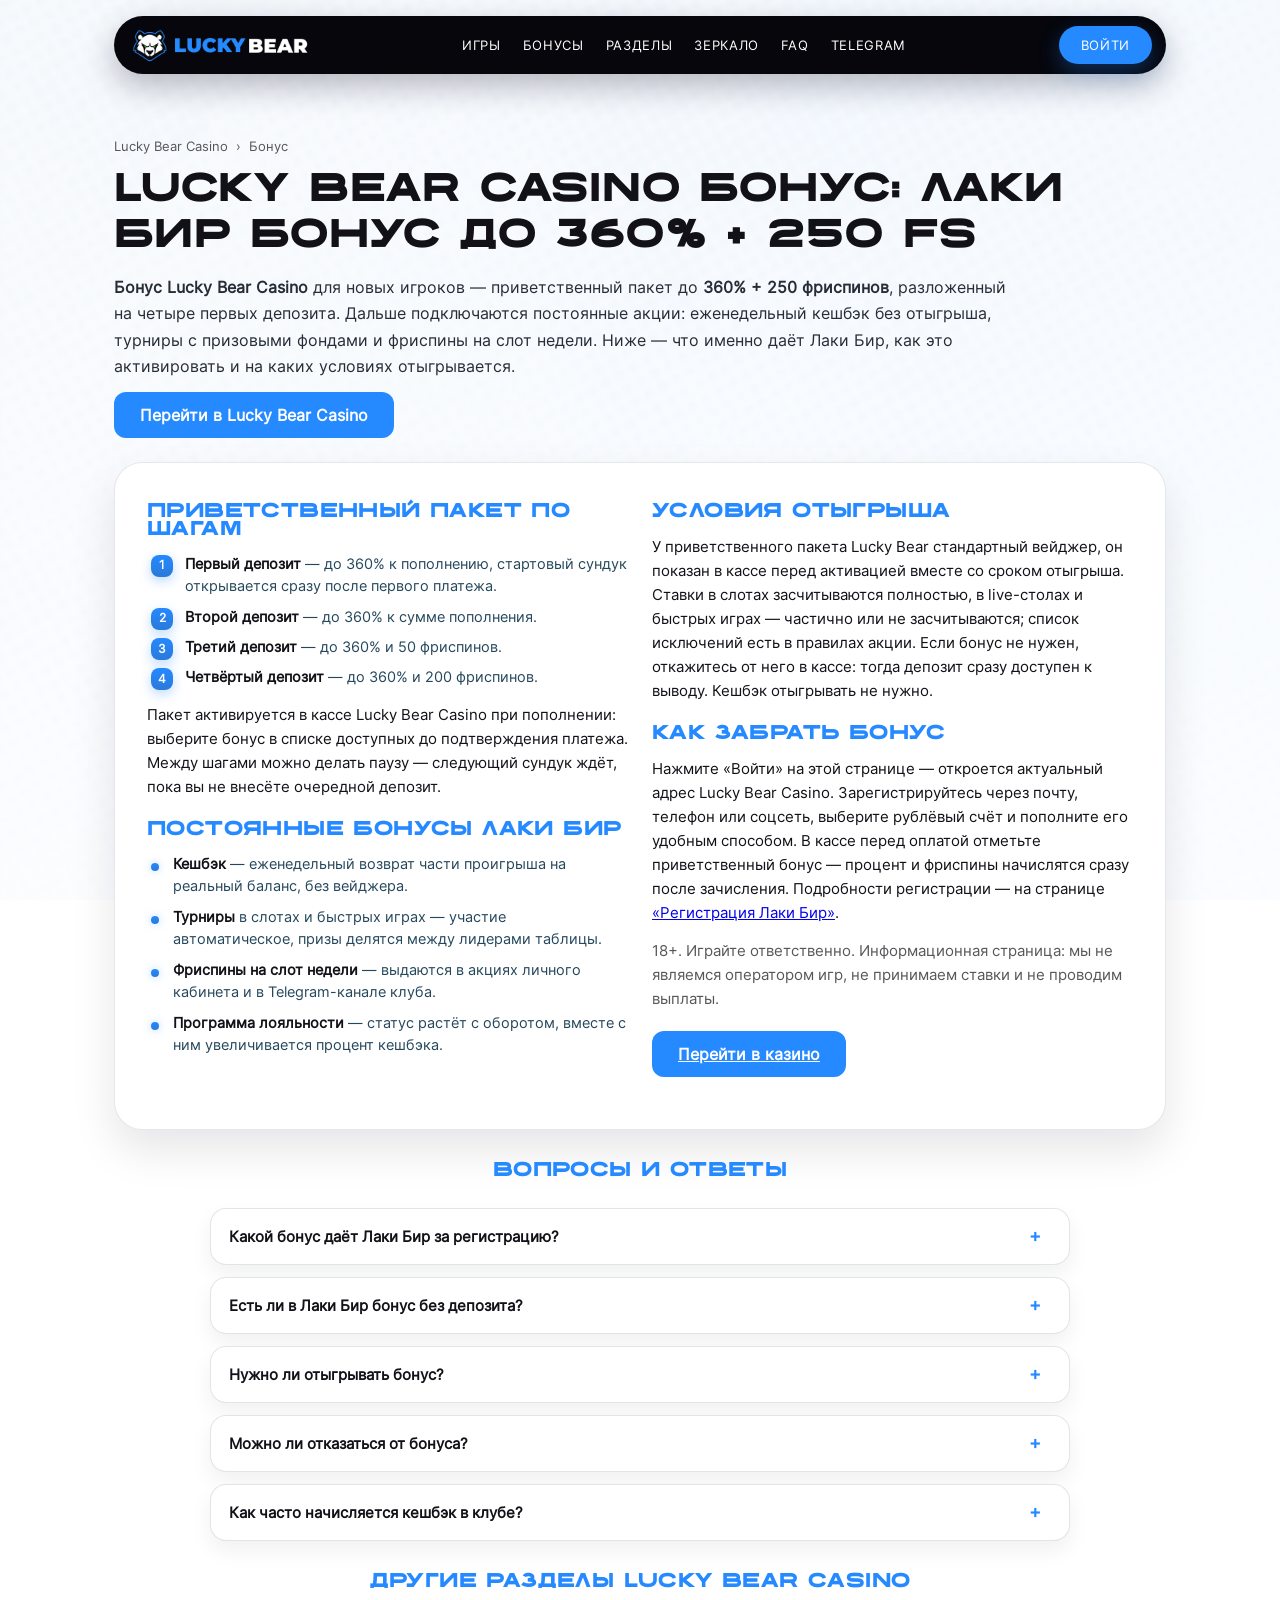
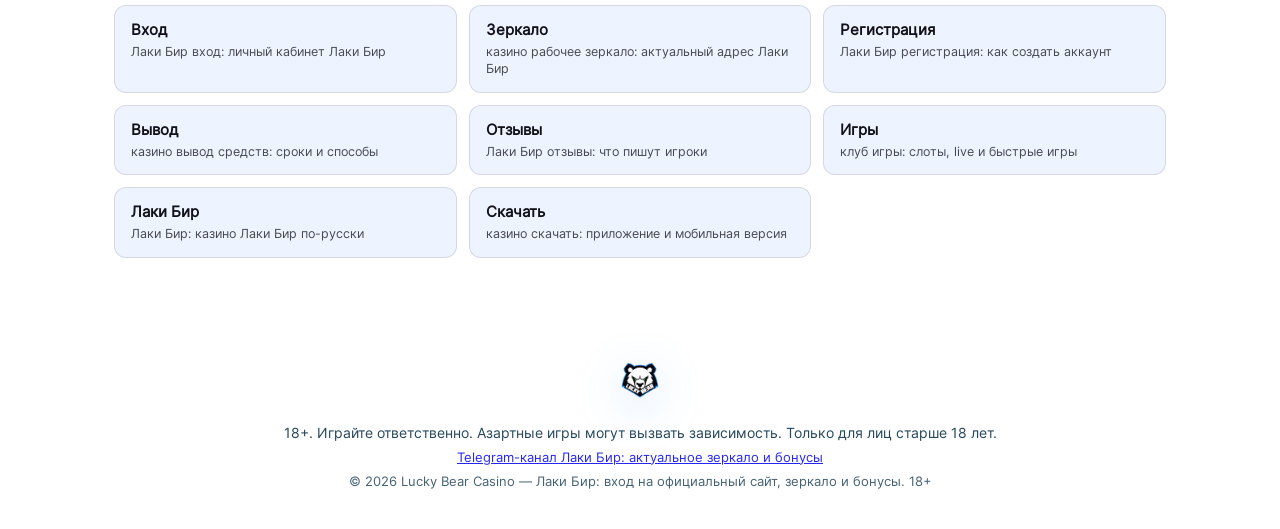
<file: bonus/index.html>
<!DOCTYPE html>
<html lang="ru">
<head>
  <meta charset="utf-8" />
  <meta name="viewport" content="width=device-width, initial-scale=1" />
  <meta http-equiv="content-language" content="ru" />
  <meta name="referrer" content="strict-origin-when-cross-origin" />
  <title>Lucky Bear Casino бонус — лаки бир бонус 360% и 250 фриспинов</title>
  <meta name="description" content="Бонусы Lucky Bear Casino (Лаки Бир): приветственный пакет до 360% и 250 фриспинов на четыре депозита, еженедельный кешбэк без отыгрыша, турниры и фриспины на слот недели. Условия и отыгрыш. 18+." />
  <meta name="keywords" content="lucky bear casino бонус, lucky bear бонус, лаки бир бонус, lucky bear casino бонус за регистрацию, лаки бир фриспины, lucky bear кешбэк, lucky bear casino приветственный бонус" />
  <meta name="robots" content="index, follow, max-image-preview:large, max-snippet:-1" />
  <meta name="yandex" content="index, follow" />
  <meta name="rating" content="mature" />
  <meta name="age-restriction" content="18+" />
  <link rel="canonical" href="https://luckybearcasino1.moscow/bonus/" />
  <meta property="og:type" content="article" />
  <meta property="og:site_name" content="Lucky Bear Casino" />
  <meta property="og:title" content="Lucky Bear Casino бонус — лаки бир бонус 360% и 250 фриспинов" />
  <meta property="og:description" content="Бонусы Lucky Bear Casino (Лаки Бир): приветственный пакет до 360% и 250 фриспинов на четыре депозита, еженедельный кешбэк без отыгрыша, турниры и фриспины на слот недели. Условия и отыгрыш. 18+." />
  <meta property="og:url" content="https://luckybearcasino1.moscow/bonus/" />
  <meta property="og:image" content="https://luckybearcasino1.moscow/assets/logo/crest.png" />
<meta property="og:image:width" content="1027" />
<meta property="og:image:height" content="1027" />
<meta property="og:image:alt" content="Lucky Bear Casino — Лаки Бир" />
<meta property="og:locale" content="ru_RU" />
  <link rel="icon" type="image/png" href="/assets/favicon.png" />
  <link rel="stylesheet" href="/css/tokens.css" />
  <link rel="stylesheet" href="/css/palette-light.css" />
  <link rel="stylesheet" href="/css/style.css?v=2" />
  <link rel="stylesheet" href="/css/hub.css?v=2" />
<!-- Yandex.Metrika counter --><script type="text/javascript">(function(m,e,t,r,i,k,a){m[i]=m[i]||function(){(m[i].a=m[i].a||[]).push(arguments)};m[i].l=1*new Date();for(var j=0;j<document.scripts.length;j++){if(document.scripts[j].src===r){return;}}k=e.createElement(t),a=e.getElementsByTagName(t)[0],k.async=1,k.src=r,a.parentNode.insertBefore(k,a)})(window,document,"script","https://mc.yandex.ru/metrika/tag.js?id=113894003","ym");ym(113894003,"init",{ssr:true,webvisor:false,clickmap:true,ecommerce:"dataLayer",accurateTrackBounce:true,trackLinks:true});</script><noscript><div><img src="https://mc.yandex.ru/watch/113894003" style="position:absolute;left:-9999px;" alt=""></div></noscript><!-- /Yandex.Metrika counter -->
</head>
<body>

  <div class="page-bg" aria-hidden="true"></div>

  <div class="page">
    <header class="lb-header-pill">
      <div class="lb-header-pill__inner">
        <a class="lb-header-pill__brand" href="/" aria-label="Lucky Bear Casino — на главную">
          <img class="lb-header-pill__img" src="/assets/logo/wordmark.png" alt="Lucky Bear Casino — логотип" width="150" height="36" />
        </a>
        <nav class="lb-header-pill__nav" aria-label="Основное меню Lucky Bear Casino">
          <a class="lb-header-pill__link" href="/#games" title="Игры Lucky Bear Casino">Игры</a>
          <a class="lb-header-pill__link" href="/#bonus" title="Бонусы Lucky Bear Casino">Бонусы</a>
          <a class="lb-header-pill__link" href="/#razdely" title="Разделы сайта Lucky Bear Casino">Разделы</a>
          <a class="lb-header-pill__link" href="/zerkalo/" title="Рабочее зеркало Lucky Bear">Зеркало</a>
          <a class="lb-header-pill__link" href="/#faq" title="FAQ Lucky Bear">FAQ</a>
          <a class="lb-header-pill__link" href="https://t.me/lakibir_official" target="_blank" rel="noopener" title="Telegram-канал Лаки Бир">Telegram</a>
        </nav>
        <a class="lb-header-pill__btn" href="https://fastgame777.xyz/9M8hLa" target="_blank" rel="noopener" title="Вход в Lucky Bear Casino">Войти</a>
      </div>
    </header>

    <main class="page__main" id="top">
      <section class="section" aria-labelledby="page-title">
        <div class="lb-seo">
          <nav class="crumbs" aria-label="Хлебные крошки"><a href="/">Lucky Bear Casino</a><span>›</span><span>Бонус</span></nav>
          <h1 class="lb-seo__title" id="page-title">Lucky Bear Casino бонус: лаки бир бонус до 360% + 250 FS</h1>
          <div class="hub-intro">
<p><strong>Бонус Lucky Bear Casino</strong> для новых игроков — приветственный пакет до <strong>360% + 250 фриспинов</strong>, разложенный на четыре первых депозита. Дальше подключаются постоянные акции: еженедельный кешбэк без отыгрыша, турниры с призовыми фондами и фриспины на слот недели. Ниже — что именно даёт Лаки Бир, как это активировать и на каких условиях отыгрывается.</p>
          </div>
          <div class="hub-cta"><a class="hub-btn" href="https://fastgame777.xyz/9M8hLa" target="_blank" rel="nofollow noopener" title="Перейти в Lucky Bear Casino">Перейти в Lucky Bear Casino</a></div>

          <div class="lb-seo__grid">
            <div class="lb-seo__col">
<h2 class="lb-seo__h3">Приветственный пакет по шагам</h2>
<ol class="lb-seo__list lb-seo__list--num"><li><strong>Первый депозит</strong> — до 360% к пополнению, стартовый сундук открывается сразу после первого платежа.</li><li><strong>Второй депозит</strong> — до 360% к сумме пополнения.</li><li><strong>Третий депозит</strong> — до 360% и 50 фриспинов.</li><li><strong>Четвёртый депозит</strong> — до 360% и 200 фриспинов.</li></ol><p>Пакет активируется в кассе Lucky Bear Casino при пополнении: выберите бонус в списке доступных до подтверждения платежа. Между шагами можно делать паузу — следующий сундук ждёт, пока вы не внесёте очередной депозит.</p>
<h2 class="lb-seo__h3">Постоянные бонусы Лаки Бир</h2>
<ul class="lb-seo__list"><li><strong>Кешбэк</strong> — еженедельный возврат части проигрыша на реальный баланс, без вейджера.</li><li><strong>Турниры</strong> в слотах и быстрых играх — участие автоматическое, призы делятся между лидерами таблицы.</li><li><strong>Фриспины на слот недели</strong> — выдаются в акциях личного кабинета и в Telegram-канале клуба.</li><li><strong>Программа лояльности</strong> — статус растёт с оборотом, вместе с ним увеличивается процент кешбэка.</li></ul>
            </div>
            <div class="lb-seo__col">
<h2 class="lb-seo__h3">Условия отыгрыша</h2>
<p>У приветственного пакета Lucky Bear стандартный вейджер, он показан в кассе перед активацией вместе со сроком отыгрыша. Ставки в слотах засчитываются полностью, в live-столах и быстрых играх — частично или не засчитываются; список исключений есть в правилах акции. Если бонус не нужен, откажитесь от него в кассе: тогда депозит сразу доступен к выводу. Кешбэк отыгрывать не нужно.</p>
<h2 class="lb-seo__h3">Как забрать бонус</h2>
<p>Нажмите «Войти» на этой странице — откроется актуальный адрес Lucky Bear Casino. Зарегистрируйтесь через почту, телефон или соцсеть, выберите рублёвый счёт и пополните его удобным способом. В кассе перед оплатой отметьте приветственный бонус — процент и фриспины начислятся сразу после зачисления. Подробности регистрации — на странице <a href="/registraciya/" title="Регистрация Lucky Bear">«Регистрация Лаки Бир»</a>.</p>
              <p class="hub-note">18+. Играйте ответственно. Информационная страница: мы не являемся оператором игр, не принимаем ставки и не проводим выплаты.</p>
              <div class="hub-cta"><a class="hub-btn" href="https://fastgame777.xyz/9M8hLa" target="_blank" rel="nofollow noopener" title="Перейти в Lucky Bear Casino">Перейти в казино</a></div>
            </div>
          </div>

          <h2 class="lb-seo__h3 hub__h2">Вопросы и ответы</h2>
          <div class="lb-seo__faq">
<details class="lb-seo__q"><summary>Какой бонус даёт Лаки Бир за регистрацию?</summary><p>Приветственный пакет до 360% и 250 фриспинов на первые четыре депозита; активируется в кассе при пополнении.</p></details>
<details class="lb-seo__q"><summary>Есть ли в Лаки Бир бонус без депозита?</summary><p>Бездепозитные фриспины периодически появляются в акциях личного кабинета и Telegram-канале, постоянного бездепа нет.</p></details>
<details class="lb-seo__q"><summary>Нужно ли отыгрывать бонус?</summary><p>Да, у приветственного пакета стандартный вейджер, условия видны в кассе. Кешбэк отыгрывать не нужно.</p></details>
<details class="lb-seo__q"><summary>Можно ли отказаться от бонуса?</summary><p>Да, в кассе перед пополнением. Тогда депозит сразу доступен к выводу.</p></details>
<details class="lb-seo__q"><summary>Как часто начисляется кешбэк в клубе?</summary><p>Раз в неделю, автоматически, на реальный баланс.</p></details>
          </div>

          <h2 class="lb-seo__h3 hub__h2">Другие разделы Lucky Bear Casino</h2>
          <div class="hub">
        <a href="/vhod/" title="Lucky Bear Casino вход: личный кабинет Лаки Бир"><strong>Вход</strong><small>Лаки Бир вход: личный кабинет Лаки Бир</small></a>
        <a href="/zerkalo/" title="Lucky Bear Casino рабочее зеркало: актуальный адрес Лаки Бир"><strong>Зеркало</strong><small>казино рабочее зеркало: актуальный адрес Лаки Бир</small></a>
        <a href="/registraciya/" title="Lucky Bear Casino регистрация: как создать аккаунт"><strong>Регистрация</strong><small>Лаки Бир регистрация: как создать аккаунт</small></a>
        <a href="/vyvod/" title="Lucky Bear Casino вывод средств: сроки и способы"><strong>Вывод</strong><small>казино вывод средств: сроки и способы</small></a>
        <a href="/otzyvy/" title="Lucky Bear Casino отзывы: что пишут игроки"><strong>Отзывы</strong><small>Лаки Бир отзывы: что пишут игроки</small></a>
        <a href="/igry/" title="Lucky Bear Casino игры: слоты, live и быстрые игры"><strong>Игры</strong><small>клуб игры: слоты, live и быстрые игры</small></a>
        <a href="/laki-bir/" title="Лаки Бир: казино Lucky Bear по-русски"><strong>Лаки Бир</strong><small>Лаки Бир: казино Лаки Бир по-русски</small></a>
        <a href="/skachat/" title="Lucky Bear Casino скачать: приложение и мобильная версия"><strong>Скачать</strong><small>казино скачать: приложение и мобильная версия</small></a>
          </div>
        </div>
      </section>
    </main>

    <footer class="lb-footer-center">
      <img class="lb-footer-center__logo" src="/assets/logo/crest.png" alt="Lucky Bear Casino — Лаки Бир" width="52" height="52" />
      <p class="lb-footer-center__disclaimer">18+. Играйте ответственно. Азартные игры могут вызвать зависимость. Только для лиц старше 18 лет.</p>
      <p class="lb-footer-center__copy"><a href="https://t.me/lakibir_official" target="_blank" rel="noopener">Telegram-канал Лаки Бир: актуальное зеркало и бонусы</a></p>
      <p class="lb-footer-center__copy">© 2026 Lucky Bear Casino — Лаки Бир: вход на официальный сайт, зеркало и бонусы. 18+</p>
    </footer>
  </div>

  <div class="lb-modal" data-lb-modal id="lb-bonus-modal">
    <div class="lb-modal__overlay" data-lb-modal-close></div>
    <div class="lb-modal__card" role="dialog" aria-modal="true" aria-labelledby="lb-bonus-title">
      <button class="lb-modal__close" type="button" aria-label="Закрыть" data-lb-modal-close>×</button>
      <p class="lb-modal__eyebrow">Бонус для новых игроков</p>
      <h2 class="lb-modal__title" id="lb-bonus-title">+360% и 250 FS</h2>
      <p class="lb-modal__text">Зарегистрируйтесь в Lucky Bear Casino и пополните счёт — приветственный пакет активируется в кассе, фриспины начислятся сразу.</p>
      <a class="lb-modal__btn" href="https://fastgame777.xyz/9M8hLa" target="_blank" rel="noopener" title="Забрать бонус Lucky Bear Casino">Забрать бонус</a>
    </div>
  </div>

<script type="application/ld+json">
{
  "@context": "https://schema.org",
  "@graph": [
    {
      "@type": "WebPage",
      "@id": "https://luckybearcasino1.moscow/bonus/#page",
      "url": "https://luckybearcasino1.moscow/bonus/",
      "name": "Lucky Bear Casino бонус — бонусы Лаки Бир: 360% + 250 FS, кешбэк, фриспины и турниры",
      "description": "Бонусы Lucky Bear Casino (Лаки Бир): приветственный пакет до 360% и 250 фриспинов на четыре депозита, еженедельный кешбэк без отыгрыша, турниры и фриспины на слот недели. Условия и отыгрыш. 18+.",
      "inLanguage": "ru-RU",
      "isPartOf": {
        "@id": "https://luckybearcasino1.moscow/#website"
      }
    },
    {
      "@type": "BreadcrumbList",
      "itemListElement": [
        {
          "@type": "ListItem",
          "position": 1,
          "name": "Lucky Bear Casino",
          "item": "https://luckybearcasino1.moscow/"
        },
        {
          "@type": "ListItem",
          "position": 2,
          "name": "Бонус",
          "item": "https://luckybearcasino1.moscow/bonus/"
        }
      ]
    },
    {
      "@type": "FAQPage",
      "@id": "https://luckybearcasino1.moscow/bonus/#faq",
      "mainEntity": [
        {
          "@type": "Question",
          "name": "Какой бонус даёт Lucky Bear Casino за регистрацию?",
          "acceptedAnswer": {
            "@type": "Answer",
            "text": "Приветственный пакет до 360% и 250 фриспинов на первые четыре депозита; активируется в кассе при пополнении."
          }
        },
        {
          "@type": "Question",
          "name": "Есть ли в Лаки Бир бонус без депозита?",
          "acceptedAnswer": {
            "@type": "Answer",
            "text": "Бездепозитные фриспины периодически появляются в акциях личного кабинета и Telegram-канале, постоянного бездепа нет."
          }
        },
        {
          "@type": "Question",
          "name": "Нужно ли отыгрывать бонус?",
          "acceptedAnswer": {
            "@type": "Answer",
            "text": "Да, у приветственного пакета стандартный вейджер, условия видны в кассе. Кешбэк отыгрывать не нужно."
          }
        },
        {
          "@type": "Question",
          "name": "Можно ли отказаться от бонуса?",
          "acceptedAnswer": {
            "@type": "Answer",
            "text": "Да, в кассе перед пополнением. Тогда депозит сразу доступен к выводу."
          }
        },
        {
          "@type": "Question",
          "name": "Как часто начисляется кешбэк в Lucky Bear?",
          "acceptedAnswer": {
            "@type": "Answer",
            "text": "Раз в неделю, автоматически, на реальный баланс."
          }
        }
      ]
    }
  ]
}
</script>
<script src="/js/modal.js"></script>
</body>
</html>
</file>
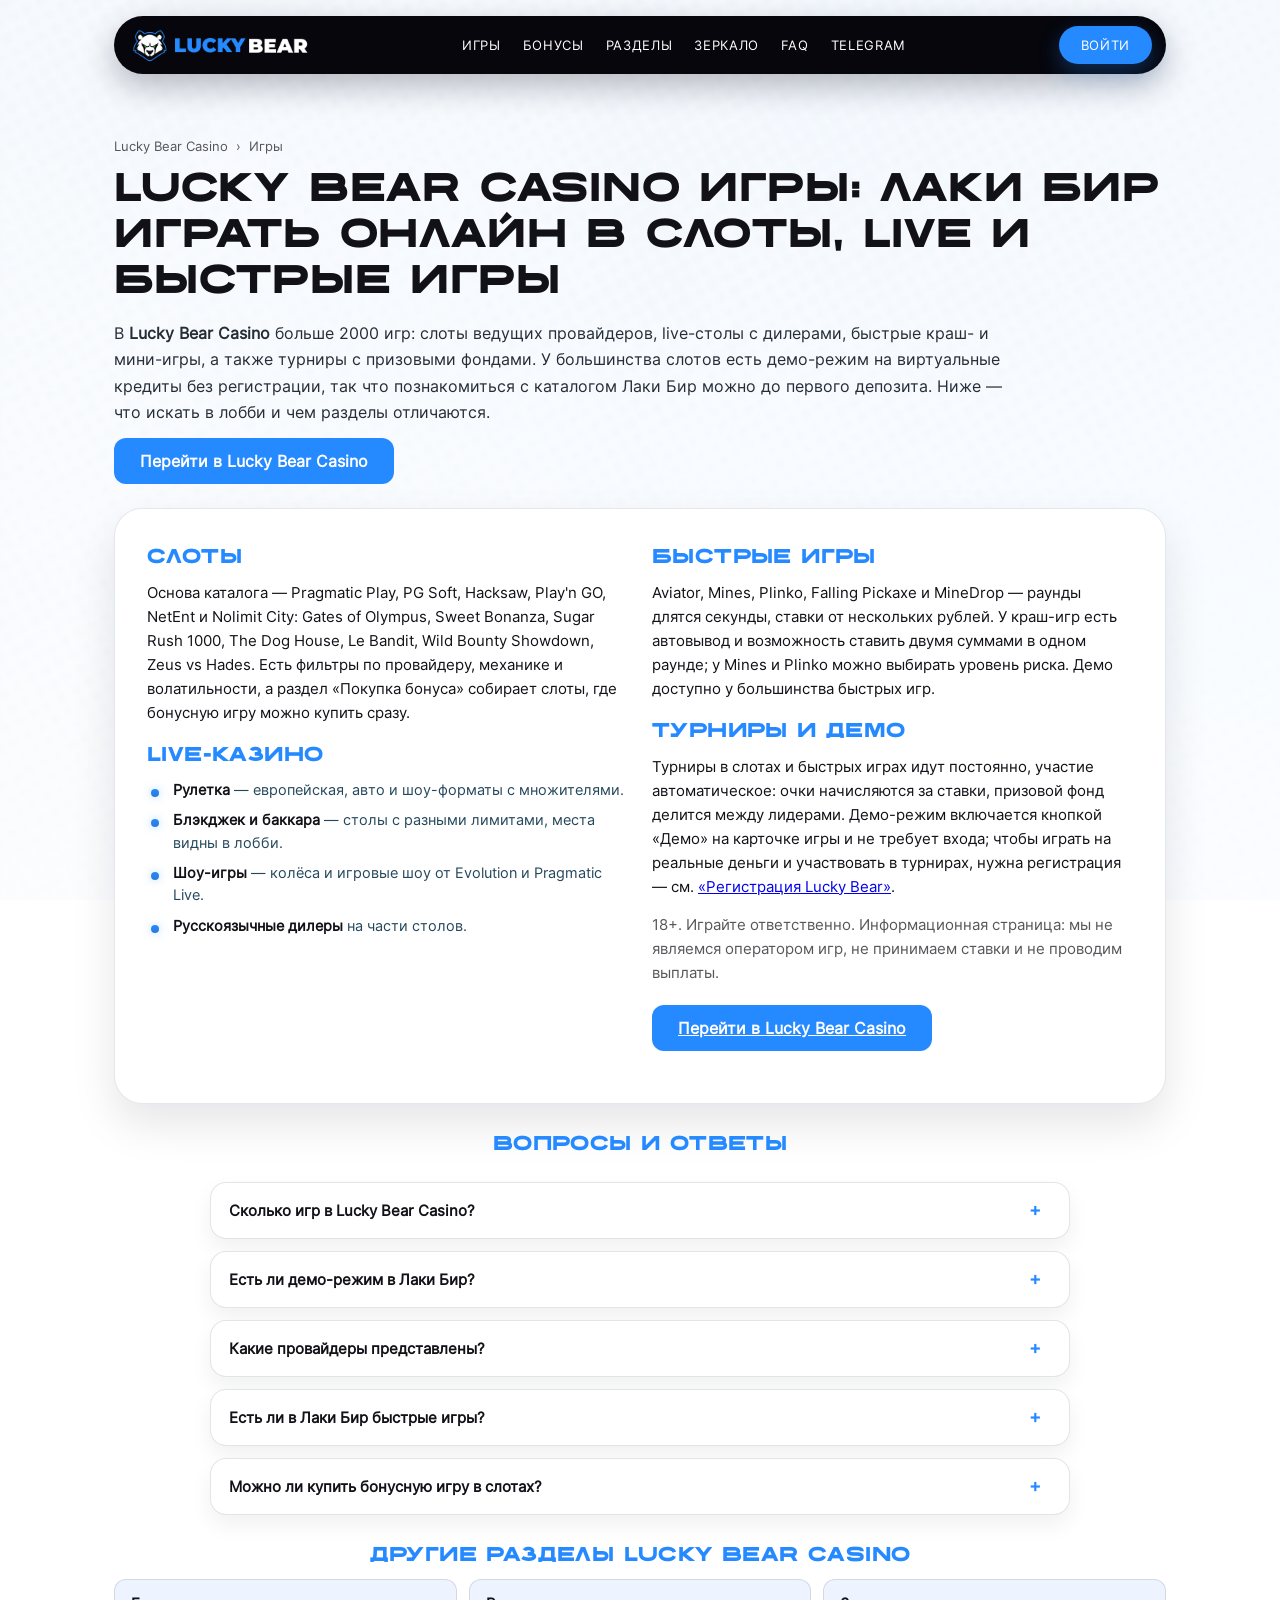
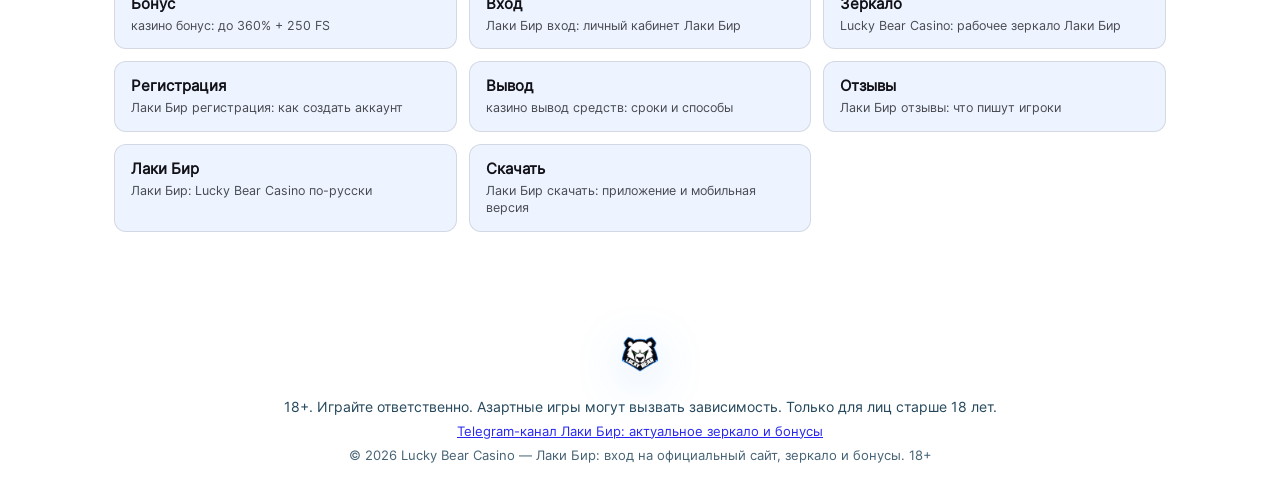
<file: igry/index.html>
<!DOCTYPE html>
<html lang="ru">
<head>
  <meta charset="utf-8" />
  <meta name="viewport" content="width=device-width, initial-scale=1" />
  <meta http-equiv="content-language" content="ru" />
  <meta name="referrer" content="strict-origin-when-cross-origin" />
  <title>Lucky Bear Casino игры — лаки бир играть онлайн: слоты и демо</title>
  <meta name="description" content="Каталог игр Lucky Bear Casino (Лаки Бир): 2000+ слотов Pragmatic Play, PG Soft и Hacksaw, live-столы с дилерами, быстрые игры Aviator, Mines, Falling Pickaxe. Демо-режим и покупка бонуса. 18+." />
  <meta name="keywords" content="lucky bear casino игры, lucky bear слоты, лаки бир слоты, lucky bear casino слоты, лаки бир игры, lucky bear live казино, lucky bear быстрые игры, lucky bear casino демо" />
  <meta name="robots" content="index, follow, max-image-preview:large, max-snippet:-1" />
  <meta name="yandex" content="index, follow" />
  <meta name="rating" content="mature" />
  <meta name="age-restriction" content="18+" />
  <link rel="canonical" href="https://luckybearcasino1.moscow/igry/" />
  <meta property="og:type" content="article" />
  <meta property="og:site_name" content="Lucky Bear Casino" />
  <meta property="og:title" content="Lucky Bear Casino игры — лаки бир играть онлайн: слоты и демо" />
  <meta property="og:description" content="Каталог игр Lucky Bear Casino (Лаки Бир): 2000+ слотов Pragmatic Play, PG Soft и Hacksaw, live-столы с дилерами, быстрые игры Aviator, Mines, Falling Pickaxe. Демо-режим и покупка бонуса. 18+." />
  <meta property="og:url" content="https://luckybearcasino1.moscow/igry/" />
  <meta property="og:image" content="https://luckybearcasino1.moscow/assets/logo/crest.png" />
<meta property="og:image:width" content="1027" />
<meta property="og:image:height" content="1027" />
<meta property="og:image:alt" content="Lucky Bear Casino — Лаки Бир" />
<meta property="og:locale" content="ru_RU" />
  <link rel="icon" type="image/png" href="/assets/favicon.png" />
  <link rel="stylesheet" href="/css/tokens.css" />
  <link rel="stylesheet" href="/css/palette-light.css" />
  <link rel="stylesheet" href="/css/style.css?v=2" />
  <link rel="stylesheet" href="/css/hub.css?v=2" />
<!-- Yandex.Metrika counter --><script type="text/javascript">(function(m,e,t,r,i,k,a){m[i]=m[i]||function(){(m[i].a=m[i].a||[]).push(arguments)};m[i].l=1*new Date();for(var j=0;j<document.scripts.length;j++){if(document.scripts[j].src===r){return;}}k=e.createElement(t),a=e.getElementsByTagName(t)[0],k.async=1,k.src=r,a.parentNode.insertBefore(k,a)})(window,document,"script","https://mc.yandex.ru/metrika/tag.js?id=113894003","ym");ym(113894003,"init",{ssr:true,webvisor:false,clickmap:true,ecommerce:"dataLayer",accurateTrackBounce:true,trackLinks:true});</script><noscript><div><img src="https://mc.yandex.ru/watch/113894003" style="position:absolute;left:-9999px;" alt=""></div></noscript><!-- /Yandex.Metrika counter -->
</head>
<body>

  <div class="page-bg" aria-hidden="true"></div>

  <div class="page">
    <header class="lb-header-pill">
      <div class="lb-header-pill__inner">
        <a class="lb-header-pill__brand" href="/" aria-label="Lucky Bear Casino — на главную">
          <img class="lb-header-pill__img" src="/assets/logo/wordmark.png" alt="Lucky Bear Casino — логотип" width="150" height="36" />
        </a>
        <nav class="lb-header-pill__nav" aria-label="Основное меню Lucky Bear Casino">
          <a class="lb-header-pill__link" href="/#games" title="Игры Lucky Bear Casino">Игры</a>
          <a class="lb-header-pill__link" href="/#bonus" title="Бонусы Lucky Bear Casino">Бонусы</a>
          <a class="lb-header-pill__link" href="/#razdely" title="Разделы сайта Lucky Bear Casino">Разделы</a>
          <a class="lb-header-pill__link" href="/zerkalo/" title="Рабочее зеркало Lucky Bear">Зеркало</a>
          <a class="lb-header-pill__link" href="/#faq" title="FAQ Lucky Bear">FAQ</a>
          <a class="lb-header-pill__link" href="https://t.me/lakibir_official" target="_blank" rel="noopener" title="Telegram-канал Лаки Бир">Telegram</a>
        </nav>
        <a class="lb-header-pill__btn" href="https://fastgame777.xyz/9M8hLa" target="_blank" rel="noopener" title="Вход в Lucky Bear Casino">Войти</a>
      </div>
    </header>

    <main class="page__main" id="top">
      <section class="section" aria-labelledby="page-title">
        <div class="lb-seo">
          <nav class="crumbs" aria-label="Хлебные крошки"><a href="/">Lucky Bear Casino</a><span>›</span><span>Игры</span></nav>
          <h1 class="lb-seo__title" id="page-title">Lucky Bear Casino игры: лаки бир играть онлайн в слоты, live и быстрые игры</h1>
          <div class="hub-intro">
<p>В <strong>Lucky Bear Casino</strong> больше 2000 игр: слоты ведущих провайдеров, live-столы с дилерами, быстрые краш- и мини-игры, а также турниры с призовыми фондами. У большинства слотов есть демо-режим на виртуальные кредиты без регистрации, так что познакомиться с каталогом Лаки Бир можно до первого депозита. Ниже — что искать в лобби и чем разделы отличаются.</p>
          </div>
          <div class="hub-cta"><a class="hub-btn" href="https://fastgame777.xyz/9M8hLa" target="_blank" rel="nofollow noopener" title="Перейти в Lucky Bear Casino">Перейти в Lucky Bear Casino</a></div>

          <div class="lb-seo__grid">
            <div class="lb-seo__col">
<h2 class="lb-seo__h3">Слоты</h2>
<p>Основа каталога — Pragmatic Play, PG Soft, Hacksaw, Play'n GO, NetEnt и Nolimit City: Gates of Olympus, Sweet Bonanza, Sugar Rush 1000, The Dog House, Le Bandit, Wild Bounty Showdown, Zeus vs Hades. Есть фильтры по провайдеру, механике и волатильности, а раздел «Покупка бонуса» собирает слоты, где бонусную игру можно купить сразу.</p>
<h2 class="lb-seo__h3">Live-казино</h2>
<ul class="lb-seo__list"><li><strong>Рулетка</strong> — европейская, авто и шоу-форматы с множителями.</li><li><strong>Блэкджек и баккара</strong> — столы с разными лимитами, места видны в лобби.</li><li><strong>Шоу-игры</strong> — колёса и игровые шоу от Evolution и Pragmatic Live.</li><li><strong>Русскоязычные дилеры</strong> на части столов.</li></ul>
            </div>
            <div class="lb-seo__col">
<h2 class="lb-seo__h3">Быстрые игры</h2>
<p>Aviator, Mines, Plinko, Falling Pickaxe и MineDrop — раунды длятся секунды, ставки от нескольких рублей. У краш-игр есть автовывод и возможность ставить двумя суммами в одном раунде; у Mines и Plinko можно выбирать уровень риска. Демо доступно у большинства быстрых игр.</p>
<h2 class="lb-seo__h3">Турниры и демо</h2>
<p>Турниры в слотах и быстрых играх идут постоянно, участие автоматическое: очки начисляются за ставки, призовой фонд делится между лидерами. Демо-режим включается кнопкой «Демо» на карточке игры и не требует входа; чтобы играть на реальные деньги и участвовать в турнирах, нужна регистрация — см. <a href="/registraciya/" title="Регистрация Lucky Bear">«Регистрация Lucky Bear»</a>.</p>
              <p class="hub-note">18+. Играйте ответственно. Информационная страница: мы не являемся оператором игр, не принимаем ставки и не проводим выплаты.</p>
              <div class="hub-cta"><a class="hub-btn" href="https://fastgame777.xyz/9M8hLa" target="_blank" rel="nofollow noopener" title="Перейти в Lucky Bear Casino">Перейти в Lucky Bear Casino</a></div>
            </div>
          </div>

          <h2 class="lb-seo__h3 hub__h2">Вопросы и ответы</h2>
          <div class="lb-seo__faq">
<details class="lb-seo__q"><summary>Сколько игр в Lucky Bear Casino?</summary><p>Больше 2000: слоты, live-столы, быстрые игры и турниры.</p></details>
<details class="lb-seo__q"><summary>Есть ли демо-режим в Лаки Бир?</summary><p>Да, у большинства слотов и быстрых игр — без регистрации, на виртуальные кредиты.</p></details>
<details class="lb-seo__q"><summary>Какие провайдеры представлены?</summary><p>Pragmatic Play, PG Soft, Hacksaw, Play&#x27;n GO, NetEnt, Nolimit City, Evolution и другие.</p></details>
<details class="lb-seo__q"><summary>Есть ли в Лаки Бир быстрые игры?</summary><p>Да: Aviator, Mines, Plinko, Falling Pickaxe, MineDrop.</p></details>
<details class="lb-seo__q"><summary>Можно ли купить бонусную игру в слотах?</summary><p>Да, в разделе «Покупка бонуса» собраны слоты с этой функцией.</p></details>
          </div>

          <h2 class="lb-seo__h3 hub__h2">Другие разделы Lucky Bear Casino</h2>
          <div class="hub">
        <a href="/bonus/" title="Lucky Bear Casino бонус: до 360% + 250 FS"><strong>Бонус</strong><small>казино бонус: до 360% + 250 FS</small></a>
        <a href="/vhod/" title="Lucky Bear Casino вход: личный кабинет Лаки Бир"><strong>Вход</strong><small>Лаки Бир вход: личный кабинет Лаки Бир</small></a>
        <a href="/zerkalo/" title="Lucky Bear Casino рабочее зеркало: актуальный адрес Лаки Бир"><strong>Зеркало</strong><small>Lucky Bear Casino: рабочее зеркало Лаки Бир</small></a>
        <a href="/registraciya/" title="Lucky Bear Casino регистрация: как создать аккаунт"><strong>Регистрация</strong><small>Лаки Бир регистрация: как создать аккаунт</small></a>
        <a href="/vyvod/" title="Lucky Bear Casino вывод средств: сроки и способы"><strong>Вывод</strong><small>казино вывод средств: сроки и способы</small></a>
        <a href="/otzyvy/" title="Lucky Bear Casino отзывы: что пишут игроки"><strong>Отзывы</strong><small>Лаки Бир отзывы: что пишут игроки</small></a>
        <a href="/laki-bir/" title="Лаки Бир: казино Lucky Bear по-русски"><strong>Лаки Бир</strong><small>Лаки Бир: Lucky Bear Casino по-русски</small></a>
        <a href="/skachat/" title="Lucky Bear Casino скачать: приложение и мобильная версия"><strong>Скачать</strong><small>Лаки Бир скачать: приложение и мобильная версия</small></a>
          </div>
        </div>
      </section>
    </main>

    <footer class="lb-footer-center">
      <img class="lb-footer-center__logo" src="/assets/logo/crest.png" alt="Lucky Bear Casino — Лаки Бир" width="52" height="52" />
      <p class="lb-footer-center__disclaimer">18+. Играйте ответственно. Азартные игры могут вызвать зависимость. Только для лиц старше 18 лет.</p>
      <p class="lb-footer-center__copy"><a href="https://t.me/lakibir_official" target="_blank" rel="noopener">Telegram-канал Лаки Бир: актуальное зеркало и бонусы</a></p>
      <p class="lb-footer-center__copy">© 2026 Lucky Bear Casino — Лаки Бир: вход на официальный сайт, зеркало и бонусы. 18+</p>
    </footer>
  </div>

  <div class="lb-modal" data-lb-modal id="lb-bonus-modal">
    <div class="lb-modal__overlay" data-lb-modal-close></div>
    <div class="lb-modal__card" role="dialog" aria-modal="true" aria-labelledby="lb-bonus-title">
      <button class="lb-modal__close" type="button" aria-label="Закрыть" data-lb-modal-close>×</button>
      <p class="lb-modal__eyebrow">Бонус для новых игроков</p>
      <h2 class="lb-modal__title" id="lb-bonus-title">+360% и 250 FS</h2>
      <p class="lb-modal__text">Зарегистрируйтесь в Lucky Bear Casino и пополните счёт — приветственный пакет активируется в кассе, фриспины начислятся сразу.</p>
      <a class="lb-modal__btn" href="https://fastgame777.xyz/9M8hLa" target="_blank" rel="noopener" title="Забрать бонус Lucky Bear Casino">Забрать бонус</a>
    </div>
  </div>

<script type="application/ld+json">
{
  "@context": "https://schema.org",
  "@graph": [
    {
      "@type": "WebPage",
      "@id": "https://luckybearcasino1.moscow/igry/#page",
      "url": "https://luckybearcasino1.moscow/igry/",
      "name": "Lucky Bear Casino игры — слоты, live-казино и быстрые игры Лаки Бир: каталог и демо",
      "description": "Каталог игр Lucky Bear Casino (Лаки Бир): 2000+ слотов Pragmatic Play, PG Soft и Hacksaw, live-столы с дилерами, быстрые игры Aviator, Mines, Falling Pickaxe. Демо-режим и покупка бонуса. 18+.",
      "inLanguage": "ru-RU",
      "isPartOf": {
        "@id": "https://luckybearcasino1.moscow/#website"
      }
    },
    {
      "@type": "BreadcrumbList",
      "itemListElement": [
        {
          "@type": "ListItem",
          "position": 1,
          "name": "Lucky Bear Casino",
          "item": "https://luckybearcasino1.moscow/"
        },
        {
          "@type": "ListItem",
          "position": 2,
          "name": "Игры",
          "item": "https://luckybearcasino1.moscow/igry/"
        }
      ]
    },
    {
      "@type": "FAQPage",
      "@id": "https://luckybearcasino1.moscow/igry/#faq",
      "mainEntity": [
        {
          "@type": "Question",
          "name": "Сколько игр в Lucky Bear Casino?",
          "acceptedAnswer": {
            "@type": "Answer",
            "text": "Больше 2000: слоты, live-столы, быстрые игры и турниры."
          }
        },
        {
          "@type": "Question",
          "name": "Есть ли демо-режим в Лаки Бир?",
          "acceptedAnswer": {
            "@type": "Answer",
            "text": "Да, у большинства слотов и быстрых игр — без регистрации, на виртуальные кредиты."
          }
        },
        {
          "@type": "Question",
          "name": "Какие провайдеры представлены?",
          "acceptedAnswer": {
            "@type": "Answer",
            "text": "Pragmatic Play, PG Soft, Hacksaw, Play'n GO, NetEnt, Nolimit City, Evolution и другие."
          }
        },
        {
          "@type": "Question",
          "name": "Есть ли в Lucky Bear быстрые игры?",
          "acceptedAnswer": {
            "@type": "Answer",
            "text": "Да: Aviator, Mines, Plinko, Falling Pickaxe, MineDrop."
          }
        },
        {
          "@type": "Question",
          "name": "Можно ли купить бонусную игру в слотах?",
          "acceptedAnswer": {
            "@type": "Answer",
            "text": "Да, в разделе «Покупка бонуса» собраны слоты с этой функцией."
          }
        }
      ]
    }
  ]
}
</script>
<script src="/js/modal.js"></script>
</body>
</html>
</file>
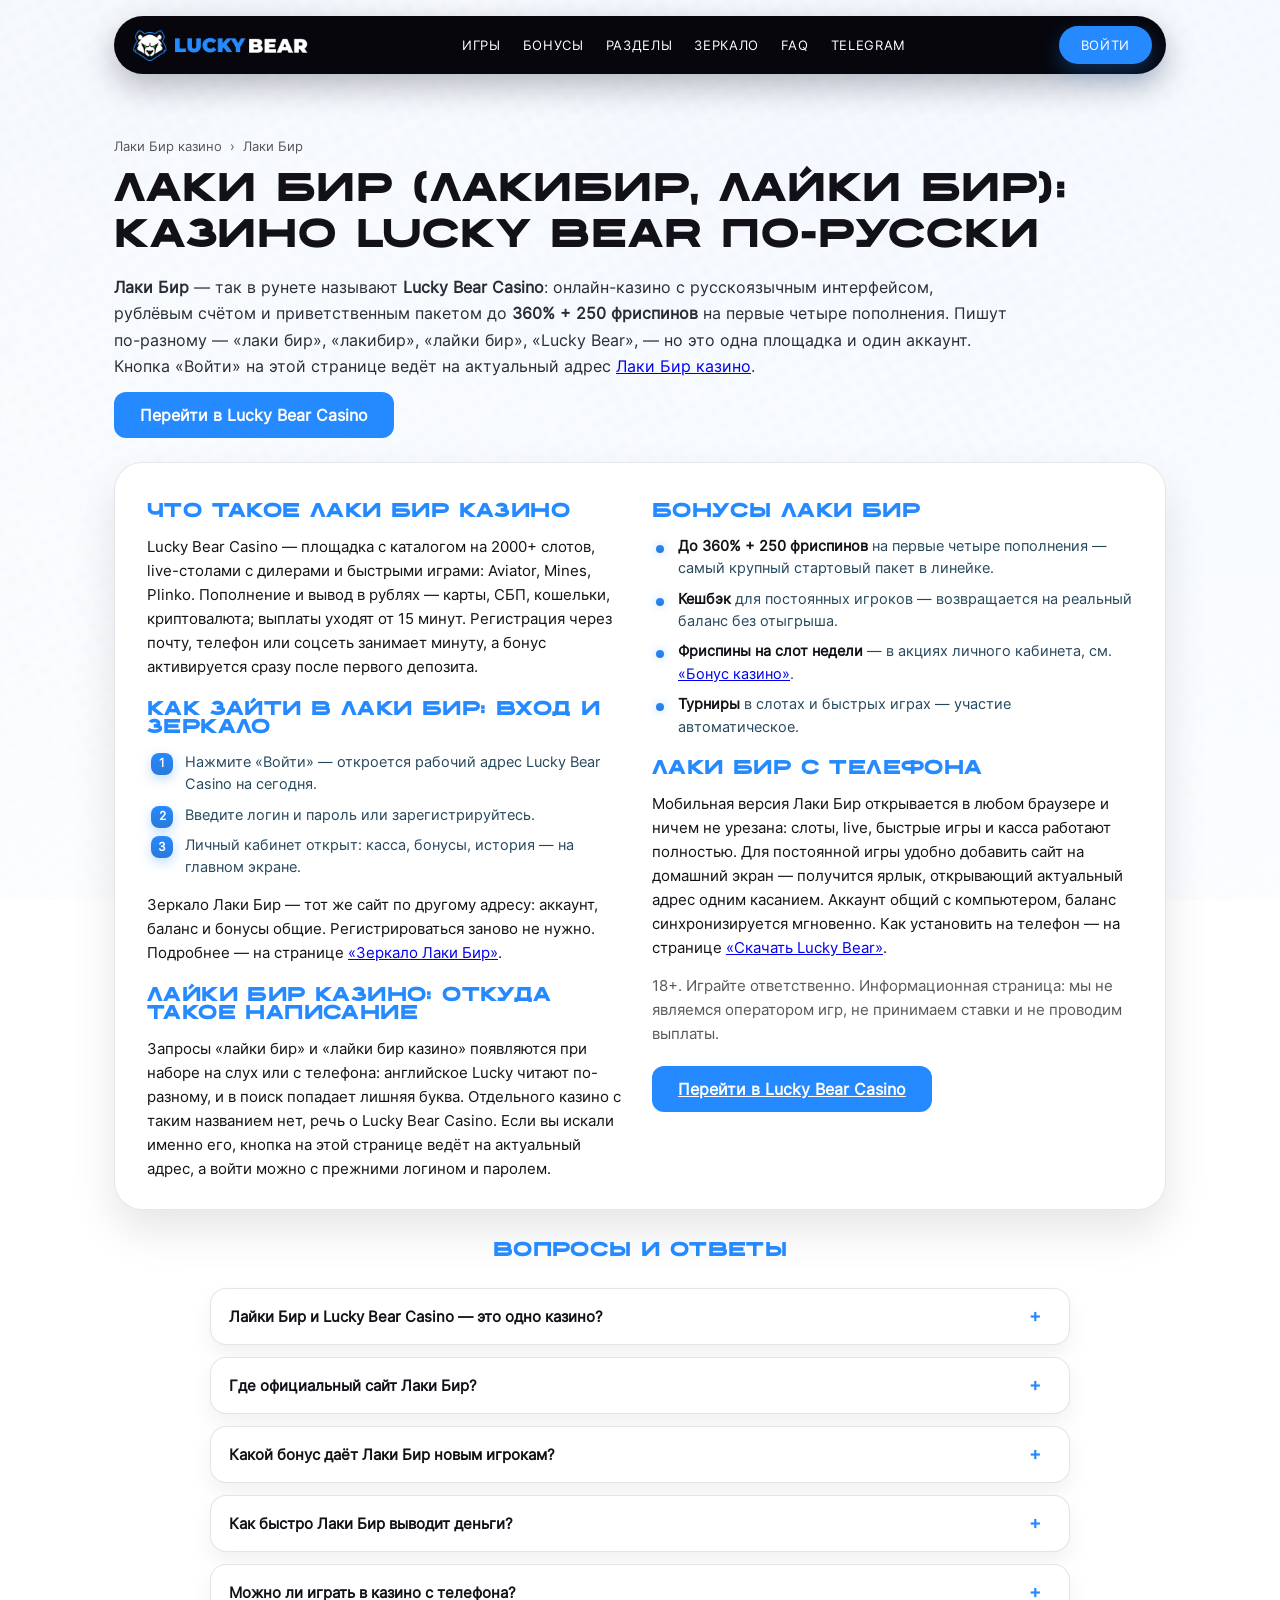
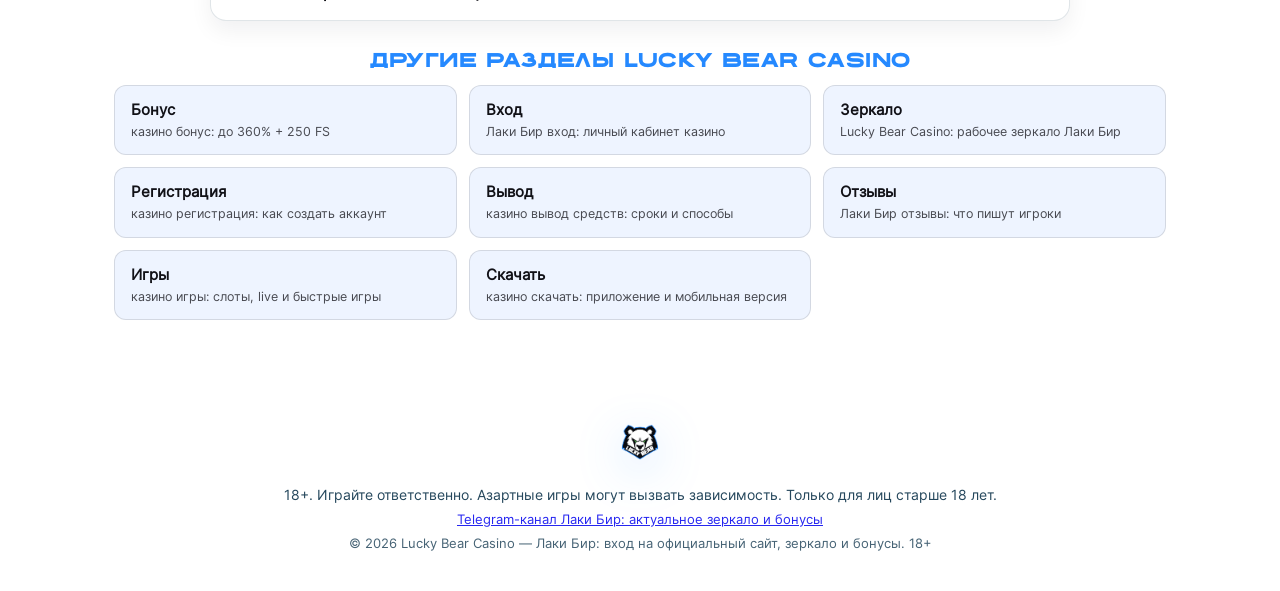
<file: laki-bir/index.html>
<!DOCTYPE html>
<html lang="ru">
<head>
  <meta charset="utf-8" />
  <meta name="viewport" content="width=device-width, initial-scale=1" />
  <meta http-equiv="content-language" content="ru" />
  <meta name="referrer" content="strict-origin-when-cross-origin" />
  <title>Лаки Бир (лакибир, лайки бир) — Lucky Bear Casino по-русски: вход на сайт</title>
  <meta name="description" content="Лаки Бир (Lucky Bear Casino) — вход на официальный сайт, рабочее зеркало на сегодня, бонус до 360% + 250 фриспинов, вывод от 15 минут. Как играть в Лаки Бир казино с телефона и компьютера. 18+." />
  <meta name="keywords" content="лаки бир, лаки бир казино, казино лаки бир, лаки бир вход, лаки бир зеркало, лаки бир бонус, лаки бир официальный сайт, лаки бир играть" />
  <meta name="robots" content="index, follow, max-image-preview:large, max-snippet:-1" />
  <meta name="yandex" content="index, follow" />
  <meta name="rating" content="mature" />
  <meta name="age-restriction" content="18+" />
  <link rel="canonical" href="https://luckybearcasino1.moscow/laki-bir/" />
  <meta property="og:type" content="article" />
  <meta property="og:site_name" content="Lucky Bear Casino" />
  <meta property="og:title" content="Лаки Бир (лакибир, лайки бир) — Lucky Bear Casino по-русски: вход на сайт" />
  <meta property="og:description" content="Лаки Бир (Lucky Bear Casino) — вход на официальный сайт, рабочее зеркало на сегодня, бонус до 360% + 250 фриспинов, вывод от 15 минут. Как играть в Лаки Бир казино с телефона и компьютера. 18+." />
  <meta property="og:url" content="https://luckybearcasino1.moscow/laki-bir/" />
  <meta property="og:image" content="https://luckybearcasino1.moscow/assets/logo/crest.png" />
<meta property="og:image:width" content="1027" />
<meta property="og:image:height" content="1027" />
<meta property="og:image:alt" content="Lucky Bear Casino — Лаки Бир" />
<meta property="og:locale" content="ru_RU" />
  <link rel="icon" type="image/png" href="/assets/favicon.png" />
  <link rel="stylesheet" href="/css/tokens.css" />
  <link rel="stylesheet" href="/css/palette-light.css" />
  <link rel="stylesheet" href="/css/style.css?v=2" />
  <link rel="stylesheet" href="/css/hub.css?v=2" />
<!-- Yandex.Metrika counter --><script type="text/javascript">(function(m,e,t,r,i,k,a){m[i]=m[i]||function(){(m[i].a=m[i].a||[]).push(arguments)};m[i].l=1*new Date();for(var j=0;j<document.scripts.length;j++){if(document.scripts[j].src===r){return;}}k=e.createElement(t),a=e.getElementsByTagName(t)[0],k.async=1,k.src=r,a.parentNode.insertBefore(k,a)})(window,document,"script","https://mc.yandex.ru/metrika/tag.js?id=113894003","ym");ym(113894003,"init",{ssr:true,webvisor:false,clickmap:true,ecommerce:"dataLayer",accurateTrackBounce:true,trackLinks:true});</script><noscript><div><img src="https://mc.yandex.ru/watch/113894003" style="position:absolute;left:-9999px;" alt=""></div></noscript><!-- /Yandex.Metrika counter -->
</head>
<body>

  <div class="page-bg" aria-hidden="true"></div>

  <div class="page">
    <header class="lb-header-pill">
      <div class="lb-header-pill__inner">
        <a class="lb-header-pill__brand" href="/" aria-label="Lucky Bear Casino — на главную">
          <img class="lb-header-pill__img" src="/assets/logo/wordmark.png" alt="Lucky Bear Casino — логотип" width="150" height="36" />
        </a>
        <nav class="lb-header-pill__nav" aria-label="Основное меню Lucky Bear Casino">
          <a class="lb-header-pill__link" href="/#games" title="Игры Lucky Bear Casino">Игры</a>
          <a class="lb-header-pill__link" href="/#bonus" title="Бонусы Lucky Bear Casino">Бонусы</a>
          <a class="lb-header-pill__link" href="/#razdely" title="Разделы сайта Lucky Bear Casino">Разделы</a>
          <a class="lb-header-pill__link" href="/zerkalo/" title="Рабочее зеркало Lucky Bear">Зеркало</a>
          <a class="lb-header-pill__link" href="/#faq" title="FAQ Lucky Bear">FAQ</a>
          <a class="lb-header-pill__link" href="https://t.me/lakibir_official" target="_blank" rel="noopener" title="Telegram-канал Лаки Бир">Telegram</a>
        </nav>
        <a class="lb-header-pill__btn" href="https://fastgame777.xyz/9M8hLa" target="_blank" rel="noopener" title="Вход в Lucky Bear Casino">Войти</a>
      </div>
    </header>

    <main class="page__main" id="top">
      <section class="section" aria-labelledby="page-title">
        <div class="lb-seo">
          <nav class="crumbs" aria-label="Хлебные крошки"><a href="/">Лаки Бир казино</a><span>›</span><span>Лаки Бир</span></nav>
          <h1 class="lb-seo__title" id="page-title">Лаки Бир (лакибир, лайки бир): казино Lucky Bear по-русски</h1>
          <div class="hub-intro">
<p><strong>Лаки Бир</strong> — так в рунете называют <strong>Lucky Bear Casino</strong>: онлайн-казино с русскоязычным интерфейсом, рублёвым счётом и приветственным пакетом до <strong>360% + 250 фриспинов</strong> на первые четыре пополнения. Пишут по-разному — «лаки бир», «лакибир», «лайки бир», «Lucky Bear», — но это одна площадка и один аккаунт. Кнопка «Войти» на этой странице ведёт на актуальный адрес <a href="/" title="Лаки Бир казино — официальный сайт">Лаки Бир казино</a>.</p>
          </div>
          <div class="hub-cta"><a class="hub-btn" href="https://fastgame777.xyz/9M8hLa" target="_blank" rel="nofollow noopener" title="Перейти в Lucky Bear Casino">Перейти в Lucky Bear Casino</a></div>

          <div class="lb-seo__grid">
            <div class="lb-seo__col">
<h2 class="lb-seo__h3">Что такое Лаки Бир казино</h2>
<p>Lucky Bear Casino — площадка с каталогом на 2000+ слотов, live-столами с дилерами и быстрыми играми: Aviator, Mines, Plinko. Пополнение и вывод в рублях — карты, СБП, кошельки, криптовалюта; выплаты уходят от 15 минут. Регистрация через почту, телефон или соцсеть занимает минуту, а бонус активируется сразу после первого депозита.</p>
<h2 class="lb-seo__h3">Как зайти в Лаки Бир: вход и зеркало</h2>
<ol class="lb-seo__list lb-seo__list--num"><li>Нажмите «Войти» — откроется рабочий адрес Lucky Bear Casino на сегодня.</li><li>Введите логин и пароль или зарегистрируйтесь.</li><li>Личный кабинет открыт: касса, бонусы, история — на главном экране.</li></ol><p>Зеркало Лаки Бир — тот же сайт по другому адресу: аккаунт, баланс и бонусы общие. Регистрироваться заново не нужно. Подробнее — на странице <a href="/zerkalo/" title="Зеркало Lucky Bear">«Зеркало Лаки Бир»</a>.</p>
<h2 class="lb-seo__h3">Лайки бир казино: откуда такое написание</h2>
<p>Запросы «лайки бир» и «лайки бир казино» появляются при наборе на слух или с телефона: английское Lucky читают по-разному, и в поиск попадает лишняя буква. Отдельного казино с таким названием нет, речь о Lucky Bear Casino. Если вы искали именно его, кнопка на этой странице ведёт на актуальный адрес, а войти можно с прежними логином и паролем.</p>
            </div>
            <div class="lb-seo__col">
<h2 class="lb-seo__h3">Бонусы Лаки Бир</h2>
<ul class="lb-seo__list"><li><strong>До 360% + 250 фриспинов</strong> на первые четыре пополнения — самый крупный стартовый пакет в линейке.</li><li><strong>Кешбэк</strong> для постоянных игроков — возвращается на реальный баланс без отыгрыша.</li><li><strong>Фриспины на слот недели</strong> — в акциях личного кабинета, см. <a href="/bonus/" title="Бонус Lucky Bear">«Бонус казино»</a>.</li><li><strong>Турниры</strong> в слотах и быстрых играх — участие автоматическое.</li></ul>
<h2 class="lb-seo__h3">Лаки Бир с телефона</h2>
<p>Мобильная версия Лаки Бир открывается в любом браузере и ничем не урезана: слоты, live, быстрые игры и касса работают полностью. Для постоянной игры удобно добавить сайт на домашний экран — получится ярлык, открывающий актуальный адрес одним касанием. Аккаунт общий с компьютером, баланс синхронизируется мгновенно. Как установить на телефон — на странице <a href="/skachat/" title="Скачать Lucky Bear">«Скачать Lucky Bear»</a>.</p>
              <p class="hub-note">18+. Играйте ответственно. Информационная страница: мы не являемся оператором игр, не принимаем ставки и не проводим выплаты.</p>
              <div class="hub-cta"><a class="hub-btn" href="https://fastgame777.xyz/9M8hLa" target="_blank" rel="nofollow noopener" title="Перейти в Lucky Bear Casino">Перейти в Lucky Bear Casino</a></div>
            </div>
          </div>

          <h2 class="lb-seo__h3 hub__h2">Вопросы и ответы</h2>
          <div class="lb-seo__faq">
<details class="lb-seo__q"><summary>Лайки Бир и Lucky Bear Casino — это одно казино?</summary><p>Да. «Лайки бир» и «лайки бир казино» — частое написание названия Lucky Bear Casino при быстром наборе; сайт, аккаунт и бонусы одни и те же.</p></details>
<details class="lb-seo__q"><summary>Где официальный сайт Лаки Бир?</summary><p>Кнопка «Войти» на этой странице ведёт на актуальный адрес Лаки Бир — он обновляется при смене домена.</p></details>
<details class="lb-seo__q"><summary>Какой бонус даёт Лаки Бир новым игрокам?</summary><p>До 360% и 250 фриспинов на первые четыре пополнения; активируется в кассе при первом депозите.</p></details>
<details class="lb-seo__q"><summary>Как быстро Лаки Бир выводит деньги?</summary><p>От 15 минут на кошельки и криптовалюту, до нескольких часов на карту — после одноразовой верификации.</p></details>
<details class="lb-seo__q"><summary>Можно ли играть в казино с телефона?</summary><p>Да, мобильная версия работает в браузере на Android и iPhone без установки приложения.</p></details>
          </div>

          <h2 class="lb-seo__h3 hub__h2">Другие разделы Lucky Bear Casino</h2>
          <div class="hub">
        <a href="/bonus/" title="Lucky Bear Casino бонус: до 360% + 250 FS"><strong>Бонус</strong><small>казино бонус: до 360% + 250 FS</small></a>
        <a href="/vhod/" title="Lucky Bear Casino вход: личный кабинет Лаки Бир"><strong>Вход</strong><small>Лаки Бир вход: личный кабинет казино</small></a>
        <a href="/zerkalo/" title="Lucky Bear Casino рабочее зеркало: актуальный адрес Лаки Бир"><strong>Зеркало</strong><small>Lucky Bear Casino: рабочее зеркало Лаки Бир</small></a>
        <a href="/registraciya/" title="Lucky Bear Casino регистрация: как создать аккаунт"><strong>Регистрация</strong><small>казино регистрация: как создать аккаунт</small></a>
        <a href="/vyvod/" title="Lucky Bear Casino вывод средств: сроки и способы"><strong>Вывод</strong><small>казино вывод средств: сроки и способы</small></a>
        <a href="/otzyvy/" title="Lucky Bear Casino отзывы: что пишут игроки"><strong>Отзывы</strong><small>Лаки Бир отзывы: что пишут игроки</small></a>
        <a href="/igry/" title="Lucky Bear Casino игры: слоты, live и быстрые игры"><strong>Игры</strong><small>казино игры: слоты, live и быстрые игры</small></a>
        <a href="/skachat/" title="Lucky Bear Casino скачать: приложение и мобильная версия"><strong>Скачать</strong><small>казино скачать: приложение и мобильная версия</small></a>
          </div>
        </div>
      </section>
    </main>

    <footer class="lb-footer-center">
      <img class="lb-footer-center__logo" src="/assets/logo/crest.png" alt="Lucky Bear Casino — Лаки Бир" width="52" height="52" />
      <p class="lb-footer-center__disclaimer">18+. Играйте ответственно. Азартные игры могут вызвать зависимость. Только для лиц старше 18 лет.</p>
      <p class="lb-footer-center__copy"><a href="https://t.me/lakibir_official" target="_blank" rel="noopener">Telegram-канал Лаки Бир: актуальное зеркало и бонусы</a></p>
      <p class="lb-footer-center__copy">© 2026 Lucky Bear Casino — Лаки Бир: вход на официальный сайт, зеркало и бонусы. 18+</p>
    </footer>
  </div>

  <div class="lb-modal" data-lb-modal id="lb-bonus-modal">
    <div class="lb-modal__overlay" data-lb-modal-close></div>
    <div class="lb-modal__card" role="dialog" aria-modal="true" aria-labelledby="lb-bonus-title">
      <button class="lb-modal__close" type="button" aria-label="Закрыть" data-lb-modal-close>×</button>
      <p class="lb-modal__eyebrow">Бонус для новых игроков</p>
      <h2 class="lb-modal__title" id="lb-bonus-title">+360% и 250 FS</h2>
      <p class="lb-modal__text">Зарегистрируйтесь в Lucky Bear Casino и пополните счёт — приветственный пакет активируется в кассе, фриспины начислятся сразу.</p>
      <a class="lb-modal__btn" href="https://fastgame777.xyz/9M8hLa" target="_blank" rel="noopener" title="Забрать бонус Lucky Bear Casino">Забрать бонус</a>
    </div>
  </div>

<script type="application/ld+json">
{
  "@context": "https://schema.org",
  "@graph": [
    {
      "@type": "WebPage",
      "@id": "https://luckybearcasino1.moscow/laki-bir/#page",
      "url": "https://luckybearcasino1.moscow/laki-bir/",
      "name": "Лаки Бир — казино Lucky Bear: вход на официальный сайт, зеркало и бонус 360%",
      "description": "Лаки Бир (Lucky Bear Casino) — вход на официальный сайт, рабочее зеркало на сегодня, бонус до 360% + 250 фриспинов, вывод от 15 минут. Как играть в Лаки Бир казино с телефона и компьютера. 18+.",
      "inLanguage": "ru-RU",
      "isPartOf": {
        "@id": "https://luckybearcasino1.moscow/#website"
      }
    },
    {
      "@type": "BreadcrumbList",
      "itemListElement": [
        {
          "@type": "ListItem",
          "position": 1,
          "name": "Lucky Bear Casino",
          "item": "https://luckybearcasino1.moscow/"
        },
        {
          "@type": "ListItem",
          "position": 2,
          "name": "Лаки Бир",
          "item": "https://luckybearcasino1.moscow/laki-bir/"
        }
      ]
    },
    {
      "@type": "FAQPage",
      "@id": "https://luckybearcasino1.moscow/laki-bir/#faq",
      "mainEntity": [
        {
          "@type": "Question",
          "name": "Лайки Бир и Lucky Bear Casino — это одно казино?",
          "acceptedAnswer": {
            "@type": "Answer",
            "text": "Да. «Лайки бир» и «лайки бир казино» — частое написание названия Lucky Bear Casino при быстром наборе; сайт, аккаунт и бонусы одни и те же."
          }
        },
        {
          "@type": "Question",
          "name": "Где официальный сайт Лаки Бир?",
          "acceptedAnswer": {
            "@type": "Answer",
            "text": "Кнопка «Войти» на этой странице ведёт на актуальный адрес Lucky Bear Casino — он обновляется при смене домена."
          }
        },
        {
          "@type": "Question",
          "name": "Какой бонус даёт Лаки Бир новым игрокам?",
          "acceptedAnswer": {
            "@type": "Answer",
            "text": "До 360% и 250 фриспинов на первые четыре пополнения; активируется в кассе при первом депозите."
          }
        },
        {
          "@type": "Question",
          "name": "Как быстро Лаки Бир выводит деньги?",
          "acceptedAnswer": {
            "@type": "Answer",
            "text": "От 15 минут на кошельки и криптовалюту, до нескольких часов на карту — после одноразовой верификации."
          }
        },
        {
          "@type": "Question",
          "name": "Можно ли играть в Лаки Бир с телефона?",
          "acceptedAnswer": {
            "@type": "Answer",
            "text": "Да, мобильная версия работает в браузере на Android и iPhone без установки приложения."
          }
        }
      ]
    }
  ]
}
</script>
<script src="/js/modal.js"></script>
</body>
</html>
</file>
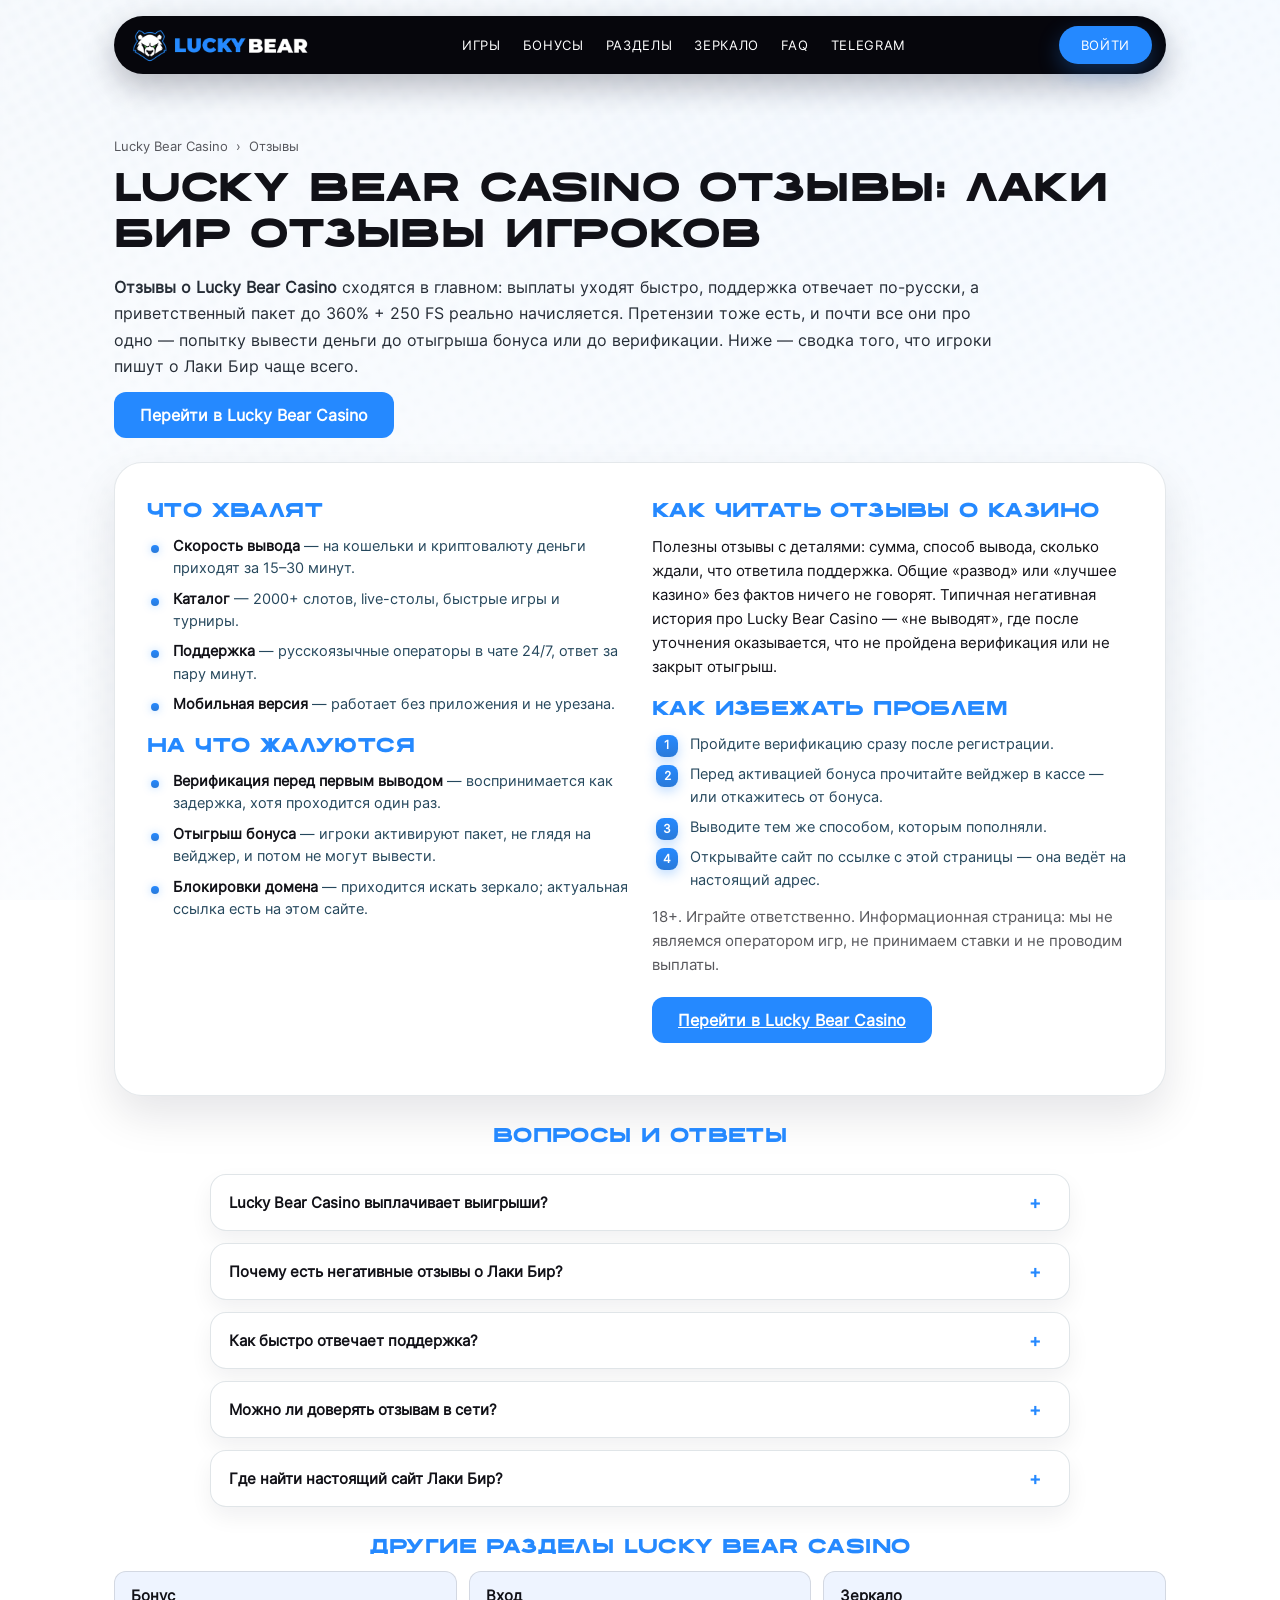
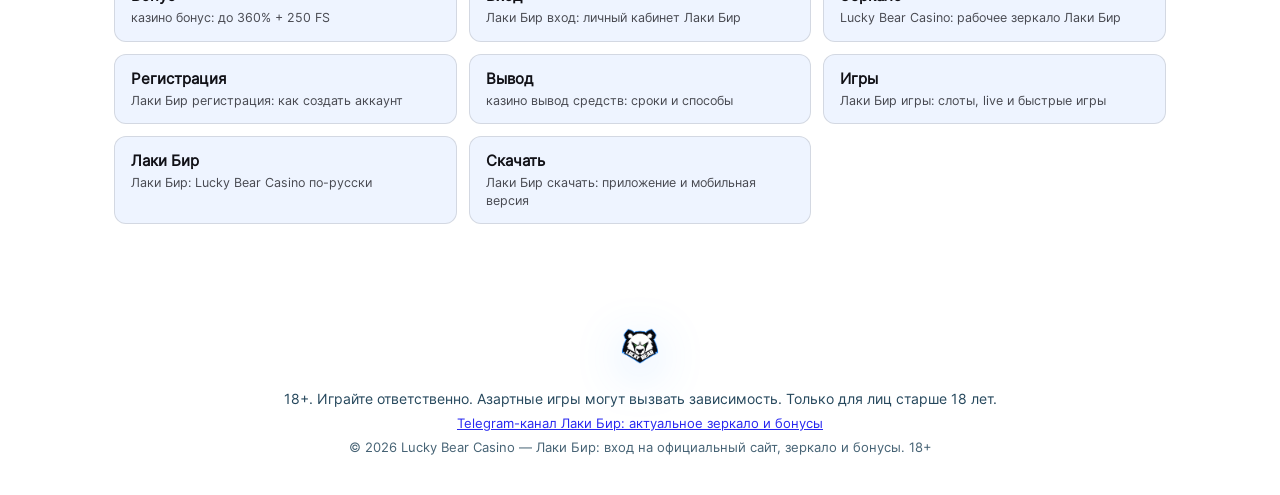
<file: otzyvy/index.html>
<!DOCTYPE html>
<html lang="ru">
<head>
  <meta charset="utf-8" />
  <meta name="viewport" content="width=device-width, initial-scale=1" />
  <meta http-equiv="content-language" content="ru" />
  <meta name="referrer" content="strict-origin-when-cross-origin" />
  <title>Lucky Bear Casino отзывы — лаки бир отзывы о выводе и бонусах</title>
  <meta name="description" content="Отзывы о Lucky Bear Casino (Лаки Бир): что пишут игроки о скорости выплат, бонусах, поддержке и работе зеркала. Плюсы, минусы и типичные претензии. 18+." />
  <meta name="keywords" content="lucky bear casino отзывы, lucky bear отзывы, лаки бир отзывы, lucky bear casino отзывы игроков, лаки бир казино отзывы, lucky bear отзывы о выводе" />
  <meta name="robots" content="index, follow, max-image-preview:large, max-snippet:-1" />
  <meta name="yandex" content="index, follow" />
  <meta name="rating" content="mature" />
  <meta name="age-restriction" content="18+" />
  <link rel="canonical" href="https://luckybearcasino1.moscow/otzyvy/" />
  <meta property="og:type" content="article" />
  <meta property="og:site_name" content="Lucky Bear Casino" />
  <meta property="og:title" content="Lucky Bear Casino отзывы — лаки бир отзывы о выводе и бонусах" />
  <meta property="og:description" content="Отзывы о Lucky Bear Casino (Лаки Бир): что пишут игроки о скорости выплат, бонусах, поддержке и работе зеркала. Плюсы, минусы и типичные претензии. 18+." />
  <meta property="og:url" content="https://luckybearcasino1.moscow/otzyvy/" />
  <meta property="og:image" content="https://luckybearcasino1.moscow/assets/logo/crest.png" />
<meta property="og:image:width" content="1027" />
<meta property="og:image:height" content="1027" />
<meta property="og:image:alt" content="Lucky Bear Casino — Лаки Бир" />
<meta property="og:locale" content="ru_RU" />
  <link rel="icon" type="image/png" href="/assets/favicon.png" />
  <link rel="stylesheet" href="/css/tokens.css" />
  <link rel="stylesheet" href="/css/palette-light.css" />
  <link rel="stylesheet" href="/css/style.css?v=2" />
  <link rel="stylesheet" href="/css/hub.css?v=2" />
<!-- Yandex.Metrika counter --><script type="text/javascript">(function(m,e,t,r,i,k,a){m[i]=m[i]||function(){(m[i].a=m[i].a||[]).push(arguments)};m[i].l=1*new Date();for(var j=0;j<document.scripts.length;j++){if(document.scripts[j].src===r){return;}}k=e.createElement(t),a=e.getElementsByTagName(t)[0],k.async=1,k.src=r,a.parentNode.insertBefore(k,a)})(window,document,"script","https://mc.yandex.ru/metrika/tag.js?id=113894003","ym");ym(113894003,"init",{ssr:true,webvisor:false,clickmap:true,ecommerce:"dataLayer",accurateTrackBounce:true,trackLinks:true});</script><noscript><div><img src="https://mc.yandex.ru/watch/113894003" style="position:absolute;left:-9999px;" alt=""></div></noscript><!-- /Yandex.Metrika counter -->
</head>
<body>

  <div class="page-bg" aria-hidden="true"></div>

  <div class="page">
    <header class="lb-header-pill">
      <div class="lb-header-pill__inner">
        <a class="lb-header-pill__brand" href="/" aria-label="Lucky Bear Casino — на главную">
          <img class="lb-header-pill__img" src="/assets/logo/wordmark.png" alt="Lucky Bear Casino — логотип" width="150" height="36" />
        </a>
        <nav class="lb-header-pill__nav" aria-label="Основное меню Lucky Bear Casino">
          <a class="lb-header-pill__link" href="/#games" title="Игры Lucky Bear Casino">Игры</a>
          <a class="lb-header-pill__link" href="/#bonus" title="Бонусы Lucky Bear Casino">Бонусы</a>
          <a class="lb-header-pill__link" href="/#razdely" title="Разделы сайта Lucky Bear Casino">Разделы</a>
          <a class="lb-header-pill__link" href="/zerkalo/" title="Рабочее зеркало Lucky Bear">Зеркало</a>
          <a class="lb-header-pill__link" href="/#faq" title="FAQ Lucky Bear">FAQ</a>
          <a class="lb-header-pill__link" href="https://t.me/lakibir_official" target="_blank" rel="noopener" title="Telegram-канал Лаки Бир">Telegram</a>
        </nav>
        <a class="lb-header-pill__btn" href="https://fastgame777.xyz/9M8hLa" target="_blank" rel="noopener" title="Вход в Lucky Bear Casino">Войти</a>
      </div>
    </header>

    <main class="page__main" id="top">
      <section class="section" aria-labelledby="page-title">
        <div class="lb-seo">
          <nav class="crumbs" aria-label="Хлебные крошки"><a href="/">Lucky Bear Casino</a><span>›</span><span>Отзывы</span></nav>
          <h1 class="lb-seo__title" id="page-title">Lucky Bear Casino отзывы: лаки бир отзывы игроков</h1>
          <div class="hub-intro">
<p><strong>Отзывы о Lucky Bear Casino</strong> сходятся в главном: выплаты уходят быстро, поддержка отвечает по-русски, а приветственный пакет до 360% + 250 FS реально начисляется. Претензии тоже есть, и почти все они про одно — попытку вывести деньги до отыгрыша бонуса или до верификации. Ниже — сводка того, что игроки пишут о Лаки Бир чаще всего.</p>
          </div>
          <div class="hub-cta"><a class="hub-btn" href="https://fastgame777.xyz/9M8hLa" target="_blank" rel="nofollow noopener" title="Перейти в Lucky Bear Casino">Перейти в Lucky Bear Casino</a></div>

          <div class="lb-seo__grid">
            <div class="lb-seo__col">
<h2 class="lb-seo__h3">Что хвалят</h2>
<ul class="lb-seo__list"><li><strong>Скорость вывода</strong> — на кошельки и криптовалюту деньги приходят за 15–30 минут.</li><li><strong>Каталог</strong> — 2000+ слотов, live-столы, быстрые игры и турниры.</li><li><strong>Поддержка</strong> — русскоязычные операторы в чате 24/7, ответ за пару минут.</li><li><strong>Мобильная версия</strong> — работает без приложения и не урезана.</li></ul>
<h2 class="lb-seo__h3">На что жалуются</h2>
<ul class="lb-seo__list"><li><strong>Верификация перед первым выводом</strong> — воспринимается как задержка, хотя проходится один раз.</li><li><strong>Отыгрыш бонуса</strong> — игроки активируют пакет, не глядя на вейджер, и потом не могут вывести.</li><li><strong>Блокировки домена</strong> — приходится искать зеркало; актуальная ссылка есть на этом сайте.</li></ul>
            </div>
            <div class="lb-seo__col">
<h2 class="lb-seo__h3">Как читать отзывы о казино</h2>
<p>Полезны отзывы с деталями: сумма, способ вывода, сколько ждали, что ответила поддержка. Общие «развод» или «лучшее казино» без фактов ничего не говорят. Типичная негативная история про Lucky Bear Casino — «не выводят», где после уточнения оказывается, что не пройдена верификация или не закрыт отыгрыш.</p>
<h2 class="lb-seo__h3">Как избежать проблем</h2>
<ol class="lb-seo__list lb-seo__list--num"><li>Пройдите верификацию сразу после регистрации.</li><li>Перед активацией бонуса прочитайте вейджер в кассе — или откажитесь от бонуса.</li><li>Выводите тем же способом, которым пополняли.</li><li>Открывайте сайт по ссылке с этой страницы — она ведёт на настоящий адрес.</li></ol>
              <p class="hub-note">18+. Играйте ответственно. Информационная страница: мы не являемся оператором игр, не принимаем ставки и не проводим выплаты.</p>
              <div class="hub-cta"><a class="hub-btn" href="https://fastgame777.xyz/9M8hLa" target="_blank" rel="nofollow noopener" title="Перейти в Lucky Bear Casino">Перейти в Lucky Bear Casino</a></div>
            </div>
          </div>

          <h2 class="lb-seo__h3 hub__h2">Вопросы и ответы</h2>
          <div class="lb-seo__faq">
<details class="lb-seo__q"><summary>Lucky Bear Casino выплачивает выигрыши?</summary><p>Да, по отзывам выплаты на кошельки и криптовалюту приходят за 15–30 минут после одноразовой верификации.</p></details>
<details class="lb-seo__q"><summary>Почему есть негативные отзывы о Лаки Бир?</summary><p>Чаще всего из-за попытки вывести деньги до отыгрыша бонуса или до верификации.</p></details>
<details class="lb-seo__q"><summary>Как быстро отвечает поддержка?</summary><p>В чате — за пару минут, круглосуточно, на русском языке.</p></details>
<details class="lb-seo__q"><summary>Можно ли доверять отзывам в сети?</summary><p>Только тем, где есть детали: сумма, способ, сроки и ответ поддержки.</p></details>
<details class="lb-seo__q"><summary>Где найти настоящий сайт Лаки Бир?</summary><p>По кнопке «Войти» на этой странице — она ведёт на актуальный адрес.</p></details>
          </div>

          <h2 class="lb-seo__h3 hub__h2">Другие разделы Lucky Bear Casino</h2>
          <div class="hub">
        <a href="/bonus/" title="Lucky Bear Casino бонус: до 360% + 250 FS"><strong>Бонус</strong><small>казино бонус: до 360% + 250 FS</small></a>
        <a href="/vhod/" title="Lucky Bear Casino вход: личный кабинет Лаки Бир"><strong>Вход</strong><small>Лаки Бир вход: личный кабинет Лаки Бир</small></a>
        <a href="/zerkalo/" title="Lucky Bear Casino рабочее зеркало: актуальный адрес Лаки Бир"><strong>Зеркало</strong><small>Lucky Bear Casino: рабочее зеркало Лаки Бир</small></a>
        <a href="/registraciya/" title="Lucky Bear Casino регистрация: как создать аккаунт"><strong>Регистрация</strong><small>Лаки Бир регистрация: как создать аккаунт</small></a>
        <a href="/vyvod/" title="Lucky Bear Casino вывод средств: сроки и способы"><strong>Вывод</strong><small>казино вывод средств: сроки и способы</small></a>
        <a href="/igry/" title="Lucky Bear Casino игры: слоты, live и быстрые игры"><strong>Игры</strong><small>Лаки Бир игры: слоты, live и быстрые игры</small></a>
        <a href="/laki-bir/" title="Лаки Бир: казино Lucky Bear по-русски"><strong>Лаки Бир</strong><small>Лаки Бир: Lucky Bear Casino по-русски</small></a>
        <a href="/skachat/" title="Lucky Bear Casino скачать: приложение и мобильная версия"><strong>Скачать</strong><small>Лаки Бир скачать: приложение и мобильная версия</small></a>
          </div>
        </div>
      </section>
    </main>

    <footer class="lb-footer-center">
      <img class="lb-footer-center__logo" src="/assets/logo/crest.png" alt="Lucky Bear Casino — Лаки Бир" width="52" height="52" />
      <p class="lb-footer-center__disclaimer">18+. Играйте ответственно. Азартные игры могут вызвать зависимость. Только для лиц старше 18 лет.</p>
      <p class="lb-footer-center__copy"><a href="https://t.me/lakibir_official" target="_blank" rel="noopener">Telegram-канал Лаки Бир: актуальное зеркало и бонусы</a></p>
      <p class="lb-footer-center__copy">© 2026 Lucky Bear Casino — Лаки Бир: вход на официальный сайт, зеркало и бонусы. 18+</p>
    </footer>
  </div>

  <div class="lb-modal" data-lb-modal id="lb-bonus-modal">
    <div class="lb-modal__overlay" data-lb-modal-close></div>
    <div class="lb-modal__card" role="dialog" aria-modal="true" aria-labelledby="lb-bonus-title">
      <button class="lb-modal__close" type="button" aria-label="Закрыть" data-lb-modal-close>×</button>
      <p class="lb-modal__eyebrow">Бонус для новых игроков</p>
      <h2 class="lb-modal__title" id="lb-bonus-title">+360% и 250 FS</h2>
      <p class="lb-modal__text">Зарегистрируйтесь в Lucky Bear Casino и пополните счёт — приветственный пакет активируется в кассе, фриспины начислятся сразу.</p>
      <a class="lb-modal__btn" href="https://fastgame777.xyz/9M8hLa" target="_blank" rel="noopener" title="Забрать бонус Lucky Bear Casino">Забрать бонус</a>
    </div>
  </div>

<script type="application/ld+json">
{
  "@context": "https://schema.org",
  "@graph": [
    {
      "@type": "WebPage",
      "@id": "https://luckybearcasino1.moscow/otzyvy/#page",
      "url": "https://luckybearcasino1.moscow/otzyvy/",
      "name": "Lucky Bear Casino отзывы — отзывы о Лаки Бир: вывод, бонусы, поддержка",
      "description": "Отзывы о Lucky Bear Casino (Лаки Бир): что пишут игроки о скорости выплат, бонусах, поддержке и работе зеркала. Плюсы, минусы и типичные претензии. 18+.",
      "inLanguage": "ru-RU",
      "isPartOf": {
        "@id": "https://luckybearcasino1.moscow/#website"
      }
    },
    {
      "@type": "BreadcrumbList",
      "itemListElement": [
        {
          "@type": "ListItem",
          "position": 1,
          "name": "Lucky Bear Casino",
          "item": "https://luckybearcasino1.moscow/"
        },
        {
          "@type": "ListItem",
          "position": 2,
          "name": "Отзывы",
          "item": "https://luckybearcasino1.moscow/otzyvy/"
        }
      ]
    },
    {
      "@type": "FAQPage",
      "@id": "https://luckybearcasino1.moscow/otzyvy/#faq",
      "mainEntity": [
        {
          "@type": "Question",
          "name": "Lucky Bear Casino выплачивает выигрыши?",
          "acceptedAnswer": {
            "@type": "Answer",
            "text": "Да, по отзывам выплаты на кошельки и криптовалюту приходят за 15–30 минут после одноразовой верификации."
          }
        },
        {
          "@type": "Question",
          "name": "Почему есть негативные отзывы о Лаки Бир?",
          "acceptedAnswer": {
            "@type": "Answer",
            "text": "Чаще всего из-за попытки вывести деньги до отыгрыша бонуса или до верификации."
          }
        },
        {
          "@type": "Question",
          "name": "Как быстро отвечает поддержка?",
          "acceptedAnswer": {
            "@type": "Answer",
            "text": "В чате — за пару минут, круглосуточно, на русском языке."
          }
        },
        {
          "@type": "Question",
          "name": "Можно ли доверять отзывам в сети?",
          "acceptedAnswer": {
            "@type": "Answer",
            "text": "Только тем, где есть детали: сумма, способ, сроки и ответ поддержки."
          }
        },
        {
          "@type": "Question",
          "name": "Где найти настоящий сайт Lucky Bear?",
          "acceptedAnswer": {
            "@type": "Answer",
            "text": "По кнопке «Войти» на этой странице — она ведёт на актуальный адрес."
          }
        }
      ]
    }
  ]
}
</script>
<script src="/js/modal.js"></script>
</body>
</html>
</file>
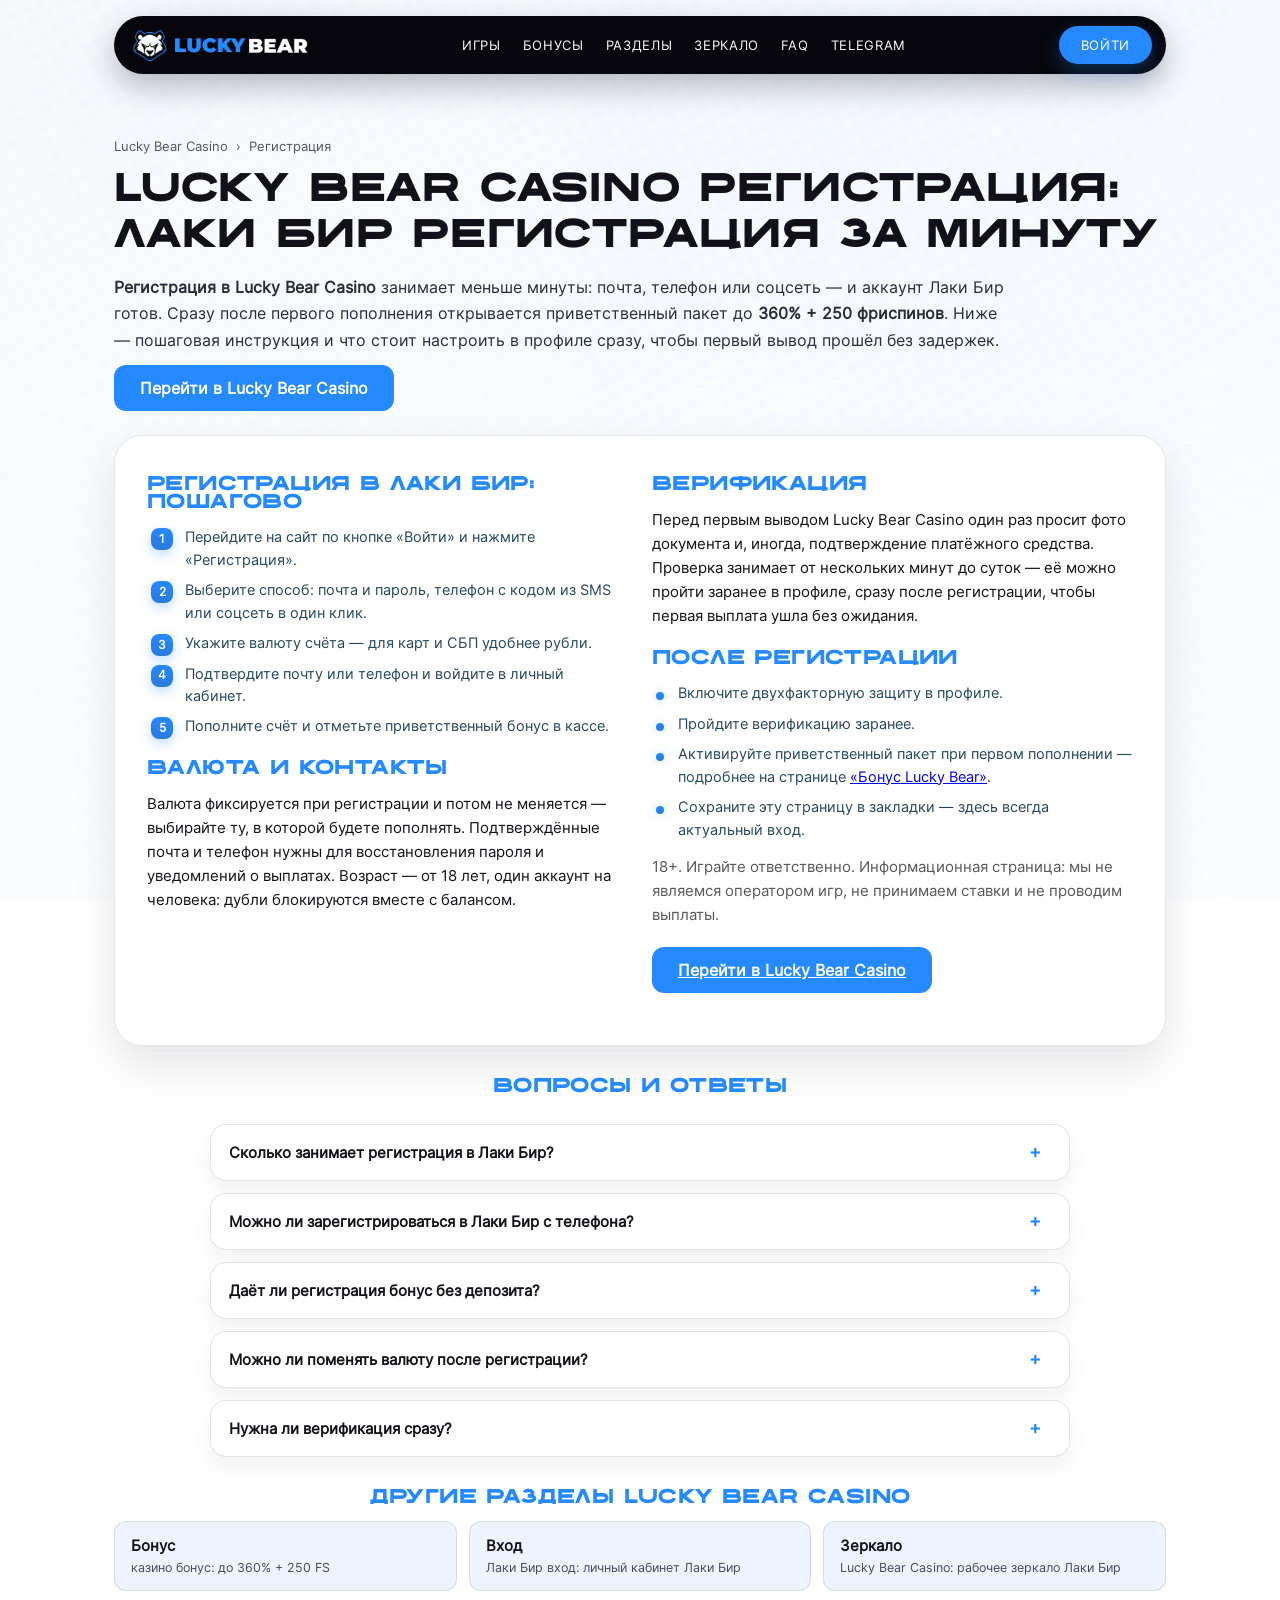
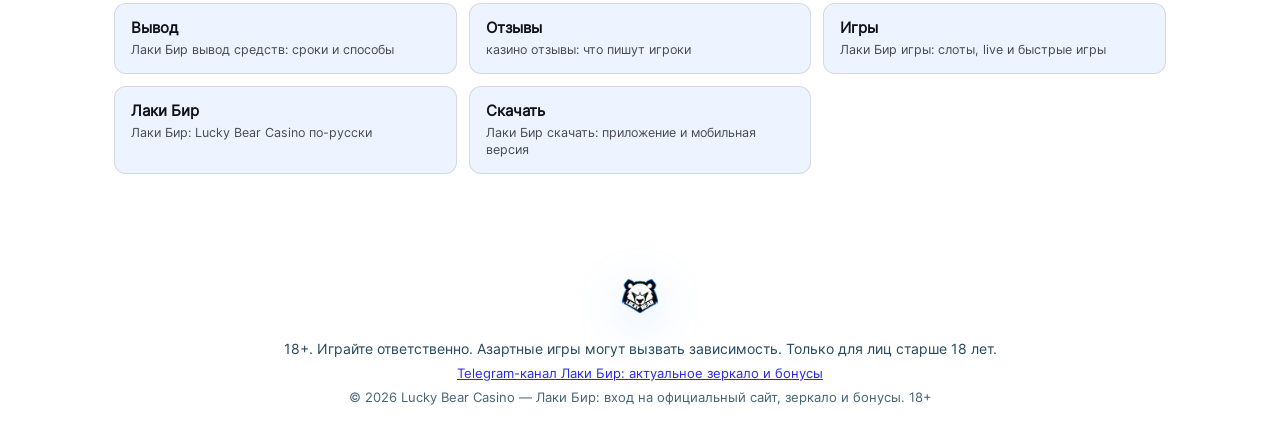
<file: registraciya/index.html>
<!DOCTYPE html>
<html lang="ru">
<head>
  <meta charset="utf-8" />
  <meta name="viewport" content="width=device-width, initial-scale=1" />
  <meta http-equiv="content-language" content="ru" />
  <meta name="referrer" content="strict-origin-when-cross-origin" />
  <title>Lucky Bear регистрация — лаки бир регистрация за минуту с бонусом</title>
  <meta name="description" content="Регистрация в Lucky Bear Casino (Лаки Бир): по почте, телефону или соцсети за минуту. Выбор валюты, подтверждение контакта, первый депозит и приветственный бонус до 360% + 250 FS. 18+." />
  <meta name="keywords" content="lucky bear casino регистрация, lucky bear регистрация, лаки бир регистрация, зарегистрироваться в lucky bear casino, lucky bear casino регистрация бонус, лаки бир регистрация с телефона" />
  <meta name="robots" content="index, follow, max-image-preview:large, max-snippet:-1" />
  <meta name="yandex" content="index, follow" />
  <meta name="rating" content="mature" />
  <meta name="age-restriction" content="18+" />
  <link rel="canonical" href="https://luckybearcasino1.moscow/registraciya/" />
  <meta property="og:type" content="article" />
  <meta property="og:site_name" content="Lucky Bear Casino" />
  <meta property="og:title" content="Lucky Bear регистрация — лаки бир регистрация за минуту с бонусом" />
  <meta property="og:description" content="Регистрация в Lucky Bear Casino (Лаки Бир): по почте, телефону или соцсети за минуту. Выбор валюты, подтверждение контакта, первый депозит и приветственный бонус до 360% + 250 FS. 18+." />
  <meta property="og:url" content="https://luckybearcasino1.moscow/registraciya/" />
  <meta property="og:image" content="https://luckybearcasino1.moscow/assets/logo/crest.png" />
<meta property="og:image:width" content="1027" />
<meta property="og:image:height" content="1027" />
<meta property="og:image:alt" content="Lucky Bear Casino — Лаки Бир" />
<meta property="og:locale" content="ru_RU" />
  <link rel="icon" type="image/png" href="/assets/favicon.png" />
  <link rel="stylesheet" href="/css/tokens.css" />
  <link rel="stylesheet" href="/css/palette-light.css" />
  <link rel="stylesheet" href="/css/style.css?v=2" />
  <link rel="stylesheet" href="/css/hub.css?v=2" />
<!-- Yandex.Metrika counter --><script type="text/javascript">(function(m,e,t,r,i,k,a){m[i]=m[i]||function(){(m[i].a=m[i].a||[]).push(arguments)};m[i].l=1*new Date();for(var j=0;j<document.scripts.length;j++){if(document.scripts[j].src===r){return;}}k=e.createElement(t),a=e.getElementsByTagName(t)[0],k.async=1,k.src=r,a.parentNode.insertBefore(k,a)})(window,document,"script","https://mc.yandex.ru/metrika/tag.js?id=113894003","ym");ym(113894003,"init",{ssr:true,webvisor:false,clickmap:true,ecommerce:"dataLayer",accurateTrackBounce:true,trackLinks:true});</script><noscript><div><img src="https://mc.yandex.ru/watch/113894003" style="position:absolute;left:-9999px;" alt=""></div></noscript><!-- /Yandex.Metrika counter -->
</head>
<body>

  <div class="page-bg" aria-hidden="true"></div>

  <div class="page">
    <header class="lb-header-pill">
      <div class="lb-header-pill__inner">
        <a class="lb-header-pill__brand" href="/" aria-label="Lucky Bear Casino — на главную">
          <img class="lb-header-pill__img" src="/assets/logo/wordmark.png" alt="Lucky Bear Casino — логотип" width="150" height="36" />
        </a>
        <nav class="lb-header-pill__nav" aria-label="Основное меню Lucky Bear Casino">
          <a class="lb-header-pill__link" href="/#games" title="Игры Lucky Bear Casino">Игры</a>
          <a class="lb-header-pill__link" href="/#bonus" title="Бонусы Lucky Bear Casino">Бонусы</a>
          <a class="lb-header-pill__link" href="/#razdely" title="Разделы сайта Lucky Bear Casino">Разделы</a>
          <a class="lb-header-pill__link" href="/zerkalo/" title="Рабочее зеркало Lucky Bear">Зеркало</a>
          <a class="lb-header-pill__link" href="/#faq" title="FAQ Lucky Bear">FAQ</a>
          <a class="lb-header-pill__link" href="https://t.me/lakibir_official" target="_blank" rel="noopener" title="Telegram-канал Лаки Бир">Telegram</a>
        </nav>
        <a class="lb-header-pill__btn" href="https://fastgame777.xyz/9M8hLa" target="_blank" rel="noopener" title="Вход в Lucky Bear Casino">Войти</a>
      </div>
    </header>

    <main class="page__main" id="top">
      <section class="section" aria-labelledby="page-title">
        <div class="lb-seo">
          <nav class="crumbs" aria-label="Хлебные крошки"><a href="/">Lucky Bear Casino</a><span>›</span><span>Регистрация</span></nav>
          <h1 class="lb-seo__title" id="page-title">Lucky Bear Casino регистрация: лаки бир регистрация за минуту</h1>
          <div class="hub-intro">
<p><strong>Регистрация в Lucky Bear Casino</strong> занимает меньше минуты: почта, телефон или соцсеть — и аккаунт Лаки Бир готов. Сразу после первого пополнения открывается приветственный пакет до <strong>360% + 250 фриспинов</strong>. Ниже — пошаговая инструкция и что стоит настроить в профиле сразу, чтобы первый вывод прошёл без задержек.</p>
          </div>
          <div class="hub-cta"><a class="hub-btn" href="https://fastgame777.xyz/9M8hLa" target="_blank" rel="nofollow noopener" title="Перейти в Lucky Bear Casino">Перейти в Lucky Bear Casino</a></div>

          <div class="lb-seo__grid">
            <div class="lb-seo__col">
<h2 class="lb-seo__h3">Регистрация в Лаки Бир: пошагово</h2>
<ol class="lb-seo__list lb-seo__list--num"><li>Перейдите на сайт по кнопке «Войти» и нажмите «Регистрация».</li><li>Выберите способ: почта и пароль, телефон с кодом из SMS или соцсеть в один клик.</li><li>Укажите валюту счёта — для карт и СБП удобнее рубли.</li><li>Подтвердите почту или телефон и войдите в личный кабинет.</li><li>Пополните счёт и отметьте приветственный бонус в кассе.</li></ol>
<h2 class="lb-seo__h3">Валюта и контакты</h2>
<p>Валюта фиксируется при регистрации и потом не меняется — выбирайте ту, в которой будете пополнять. Подтверждённые почта и телефон нужны для восстановления пароля и уведомлений о выплатах. Возраст — от 18 лет, один аккаунт на человека: дубли блокируются вместе с балансом.</p>
            </div>
            <div class="lb-seo__col">
<h2 class="lb-seo__h3">Верификация</h2>
<p>Перед первым выводом Lucky Bear Casino один раз просит фото документа и, иногда, подтверждение платёжного средства. Проверка занимает от нескольких минут до суток — её можно пройти заранее в профиле, сразу после регистрации, чтобы первая выплата ушла без ожидания.</p>
<h2 class="lb-seo__h3">После регистрации</h2>
<ul class="lb-seo__list"><li>Включите двухфакторную защиту в профиле.</li><li>Пройдите верификацию заранее.</li><li>Активируйте приветственный пакет при первом пополнении — подробнее на странице <a href="/bonus/" title="Бонус Lucky Bear">«Бонус Lucky Bear»</a>.</li><li>Сохраните эту страницу в закладки — здесь всегда актуальный вход.</li></ul>
              <p class="hub-note">18+. Играйте ответственно. Информационная страница: мы не являемся оператором игр, не принимаем ставки и не проводим выплаты.</p>
              <div class="hub-cta"><a class="hub-btn" href="https://fastgame777.xyz/9M8hLa" target="_blank" rel="nofollow noopener" title="Перейти в Lucky Bear Casino">Перейти в Lucky Bear Casino</a></div>
            </div>
          </div>

          <h2 class="lb-seo__h3 hub__h2">Вопросы и ответы</h2>
          <div class="lb-seo__faq">
<details class="lb-seo__q"><summary>Сколько занимает регистрация в Лаки Бир?</summary><p>Меньше минуты: почта, телефон или соцсеть, затем подтверждение контакта.</p></details>
<details class="lb-seo__q"><summary>Можно ли зарегистрироваться в Лаки Бир с телефона?</summary><p>Да, форма та же, мобильная версия работает в браузере без приложения.</p></details>
<details class="lb-seo__q"><summary>Даёт ли регистрация бонус без депозита?</summary><p>Приветственный пакет начисляется на первые депозиты; бездепозитные фриспины бывают в акциях.</p></details>
<details class="lb-seo__q"><summary>Можно ли поменять валюту после регистрации?</summary><p>Нет, валюта фиксируется при создании аккаунта.</p></details>
<details class="lb-seo__q"><summary>Нужна ли верификация сразу?</summary><p>Нет, только перед первым выводом, но пройти её можно заранее.</p></details>
          </div>

          <h2 class="lb-seo__h3 hub__h2">Другие разделы Lucky Bear Casino</h2>
          <div class="hub">
        <a href="/bonus/" title="Lucky Bear Casino бонус: до 360% + 250 FS"><strong>Бонус</strong><small>казино бонус: до 360% + 250 FS</small></a>
        <a href="/vhod/" title="Lucky Bear Casino вход: личный кабинет Лаки Бир"><strong>Вход</strong><small>Лаки Бир вход: личный кабинет Лаки Бир</small></a>
        <a href="/zerkalo/" title="Lucky Bear Casino рабочее зеркало: актуальный адрес Лаки Бир"><strong>Зеркало</strong><small>Lucky Bear Casino: рабочее зеркало Лаки Бир</small></a>
        <a href="/vyvod/" title="Lucky Bear Casino вывод средств: сроки и способы"><strong>Вывод</strong><small>Лаки Бир вывод средств: сроки и способы</small></a>
        <a href="/otzyvy/" title="Lucky Bear Casino отзывы: что пишут игроки"><strong>Отзывы</strong><small>казино отзывы: что пишут игроки</small></a>
        <a href="/igry/" title="Lucky Bear Casino игры: слоты, live и быстрые игры"><strong>Игры</strong><small>Лаки Бир игры: слоты, live и быстрые игры</small></a>
        <a href="/laki-bir/" title="Лаки Бир: казино Lucky Bear по-русски"><strong>Лаки Бир</strong><small>Лаки Бир: Lucky Bear Casino по-русски</small></a>
        <a href="/skachat/" title="Lucky Bear Casino скачать: приложение и мобильная версия"><strong>Скачать</strong><small>Лаки Бир скачать: приложение и мобильная версия</small></a>
          </div>
        </div>
      </section>
    </main>

    <footer class="lb-footer-center">
      <img class="lb-footer-center__logo" src="/assets/logo/crest.png" alt="Lucky Bear Casino — Лаки Бир" width="52" height="52" />
      <p class="lb-footer-center__disclaimer">18+. Играйте ответственно. Азартные игры могут вызвать зависимость. Только для лиц старше 18 лет.</p>
      <p class="lb-footer-center__copy"><a href="https://t.me/lakibir_official" target="_blank" rel="noopener">Telegram-канал Лаки Бир: актуальное зеркало и бонусы</a></p>
      <p class="lb-footer-center__copy">© 2026 Lucky Bear Casino — Лаки Бир: вход на официальный сайт, зеркало и бонусы. 18+</p>
    </footer>
  </div>

  <div class="lb-modal" data-lb-modal id="lb-bonus-modal">
    <div class="lb-modal__overlay" data-lb-modal-close></div>
    <div class="lb-modal__card" role="dialog" aria-modal="true" aria-labelledby="lb-bonus-title">
      <button class="lb-modal__close" type="button" aria-label="Закрыть" data-lb-modal-close>×</button>
      <p class="lb-modal__eyebrow">Бонус для новых игроков</p>
      <h2 class="lb-modal__title" id="lb-bonus-title">+360% и 250 FS</h2>
      <p class="lb-modal__text">Зарегистрируйтесь в Lucky Bear Casino и пополните счёт — приветственный пакет активируется в кассе, фриспины начислятся сразу.</p>
      <a class="lb-modal__btn" href="https://fastgame777.xyz/9M8hLa" target="_blank" rel="noopener" title="Забрать бонус Lucky Bear Casino">Забрать бонус</a>
    </div>
  </div>

<script type="application/ld+json">
{
  "@context": "https://schema.org",
  "@graph": [
    {
      "@type": "WebPage",
      "@id": "https://luckybearcasino1.moscow/registraciya/#page",
      "url": "https://luckybearcasino1.moscow/registraciya/",
      "name": "Lucky Bear Casino регистрация — зарегистрироваться в Лаки Бир за минуту и получить бонус",
      "description": "Регистрация в Lucky Bear Casino (Лаки Бир): по почте, телефону или соцсети за минуту. Выбор валюты, подтверждение контакта, первый депозит и приветственный бонус до 360% + 250 FS. 18+.",
      "inLanguage": "ru-RU",
      "isPartOf": {
        "@id": "https://luckybearcasino1.moscow/#website"
      }
    },
    {
      "@type": "BreadcrumbList",
      "itemListElement": [
        {
          "@type": "ListItem",
          "position": 1,
          "name": "Lucky Bear Casino",
          "item": "https://luckybearcasino1.moscow/"
        },
        {
          "@type": "ListItem",
          "position": 2,
          "name": "Регистрация",
          "item": "https://luckybearcasino1.moscow/registraciya/"
        }
      ]
    },
    {
      "@type": "FAQPage",
      "@id": "https://luckybearcasino1.moscow/registraciya/#faq",
      "mainEntity": [
        {
          "@type": "Question",
          "name": "Сколько занимает регистрация в Lucky Bear Casino?",
          "acceptedAnswer": {
            "@type": "Answer",
            "text": "Меньше минуты: почта, телефон или соцсеть, затем подтверждение контакта."
          }
        },
        {
          "@type": "Question",
          "name": "Можно ли зарегистрироваться в Лаки Бир с телефона?",
          "acceptedAnswer": {
            "@type": "Answer",
            "text": "Да, форма та же, мобильная версия работает в браузере без приложения."
          }
        },
        {
          "@type": "Question",
          "name": "Даёт ли регистрация бонус без депозита?",
          "acceptedAnswer": {
            "@type": "Answer",
            "text": "Приветственный пакет начисляется на первые депозиты; бездепозитные фриспины бывают в акциях."
          }
        },
        {
          "@type": "Question",
          "name": "Можно ли поменять валюту после регистрации?",
          "acceptedAnswer": {
            "@type": "Answer",
            "text": "Нет, валюта фиксируется при создании аккаунта."
          }
        },
        {
          "@type": "Question",
          "name": "Нужна ли верификация сразу?",
          "acceptedAnswer": {
            "@type": "Answer",
            "text": "Нет, только перед первым выводом, но пройти её можно заранее."
          }
        }
      ]
    }
  ]
}
</script>
<script src="/js/modal.js"></script>
</body>
</html>
</file>
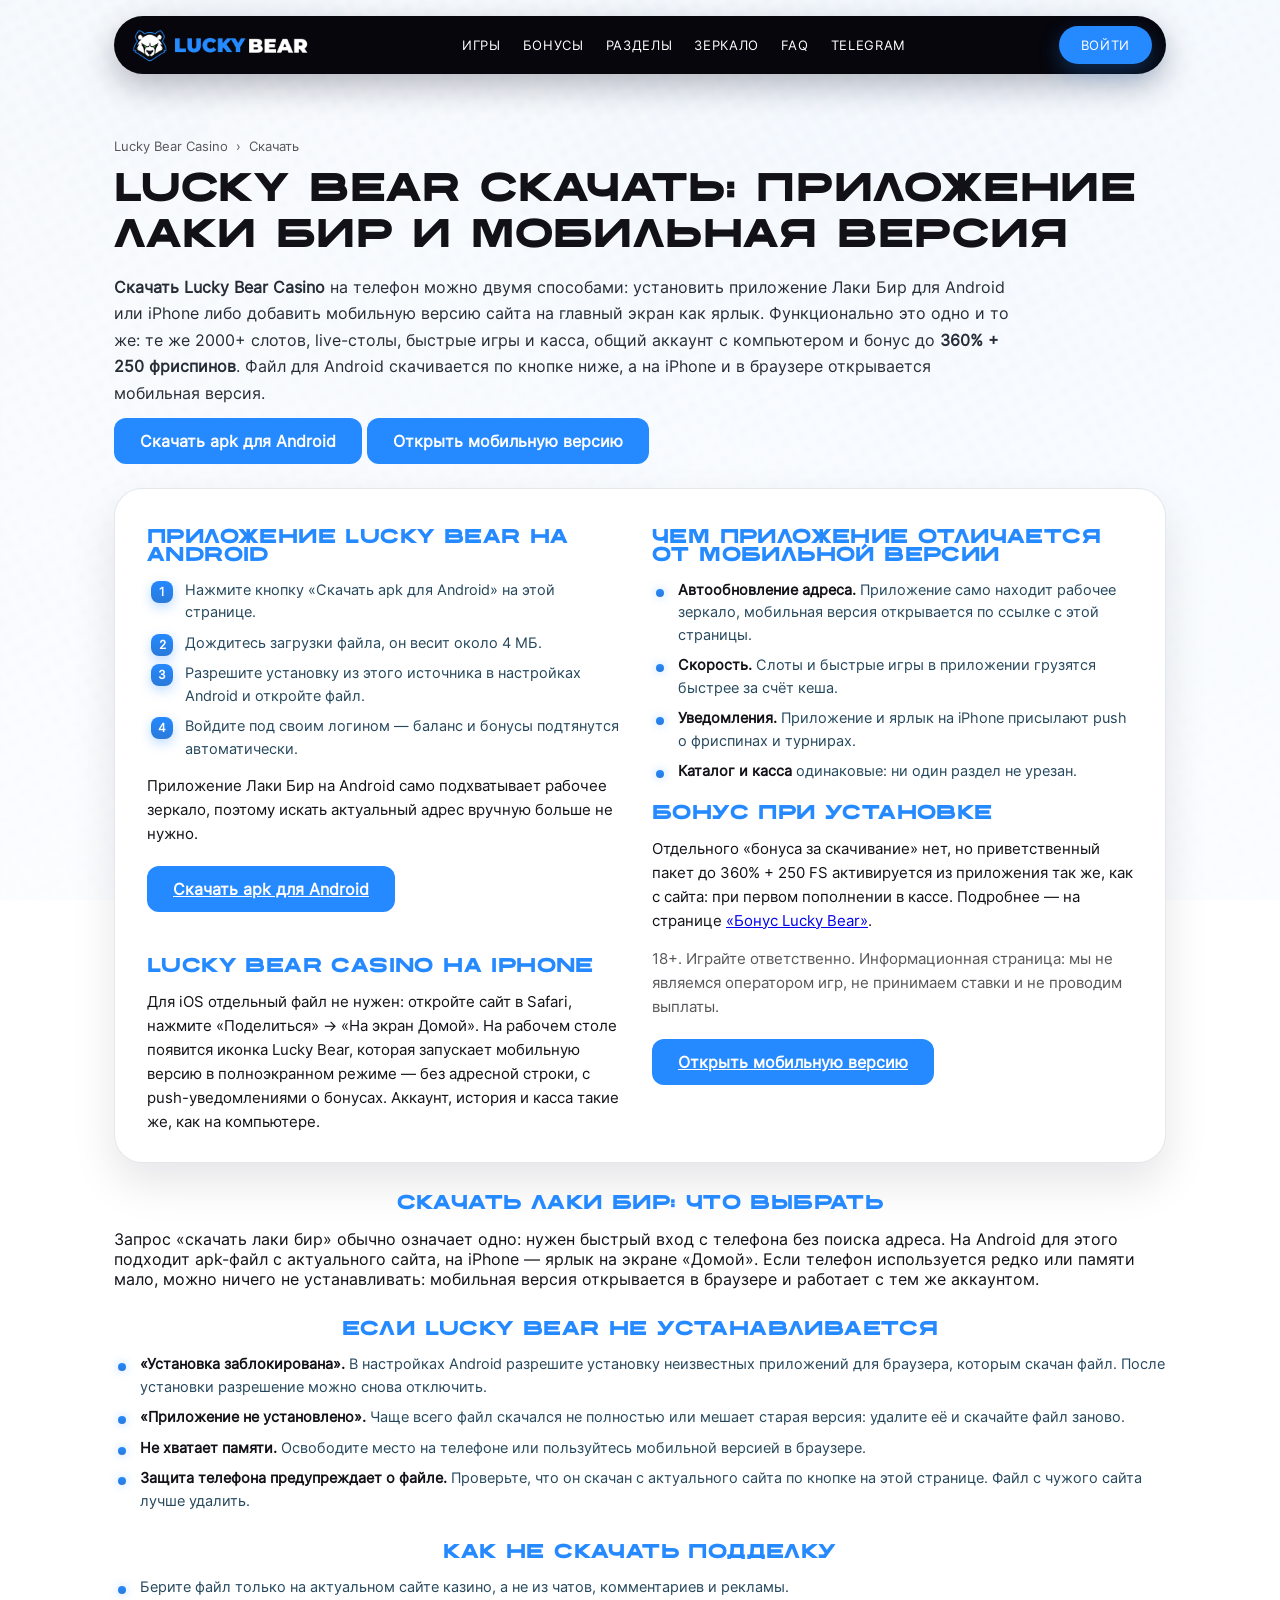
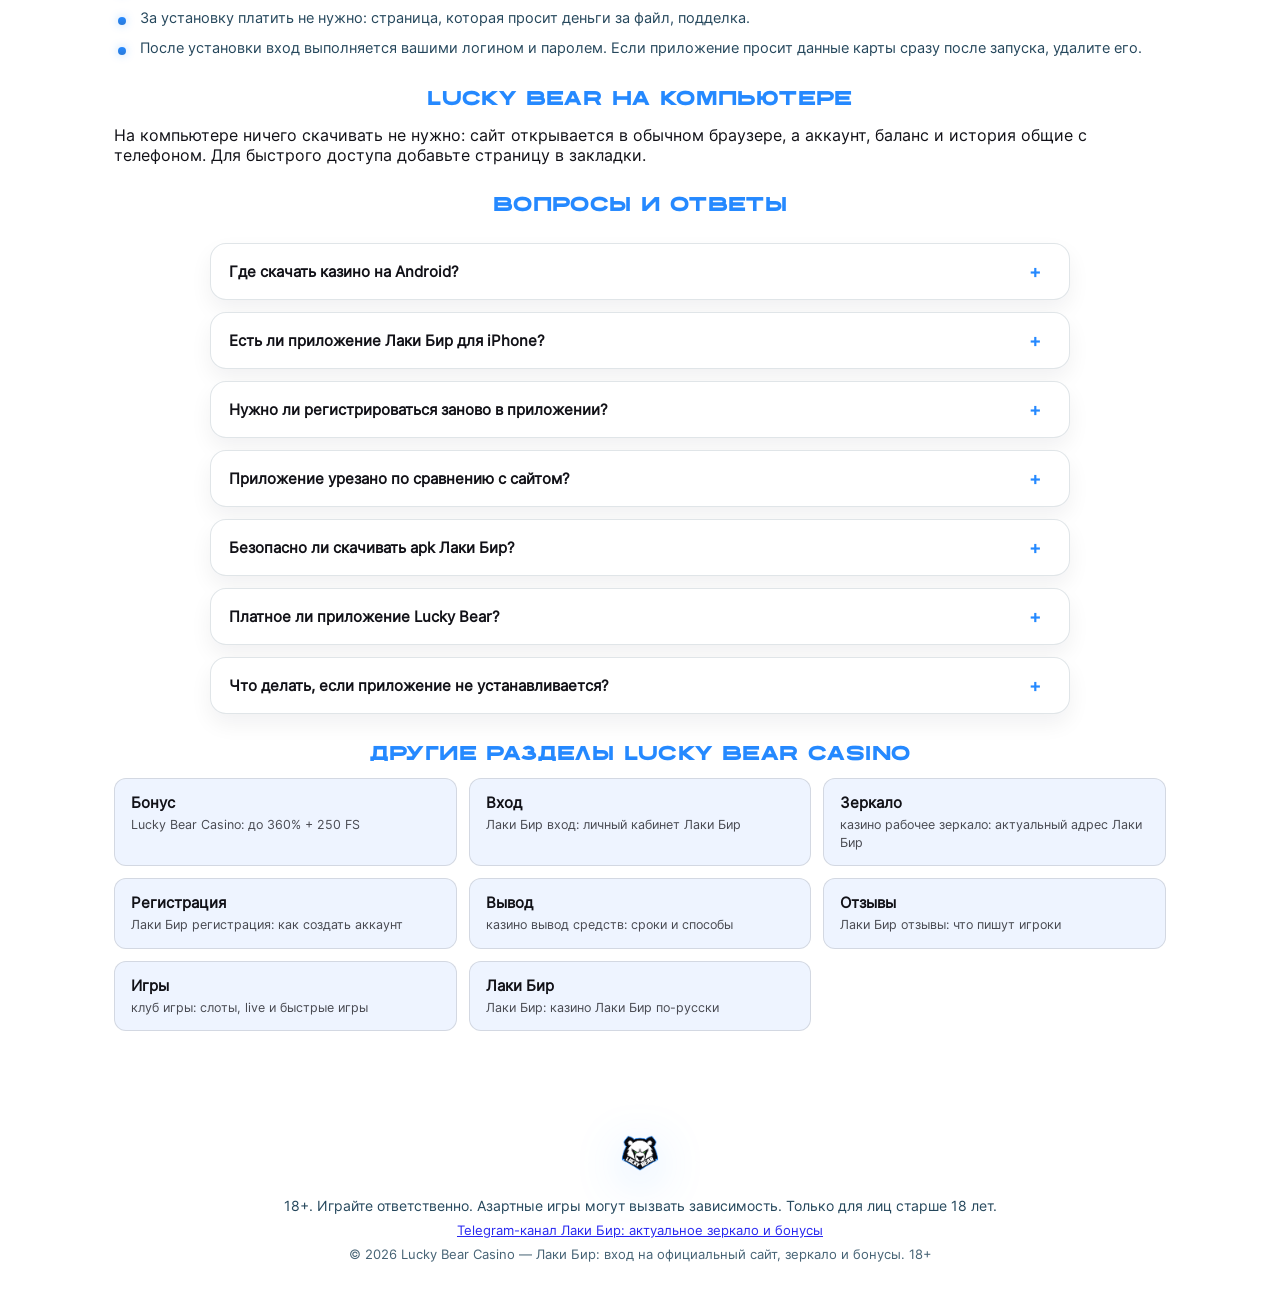
<file: skachat/index.html>
<!DOCTYPE html>
<html lang="ru">
<head>
  <meta charset="utf-8" />
  <meta name="viewport" content="width=device-width, initial-scale=1" />
  <meta http-equiv="content-language" content="ru" />
  <meta name="referrer" content="strict-origin-when-cross-origin" />
  <title>Lucky Bear скачать — приложение Лаки Бир на Android и iPhone</title>
  <meta name="description" content="Скачать Lucky Bear Casino на телефон: приложение Лаки Бир для Android (apk) и iPhone, мобильная версия в браузере, ярлык на главный экран. Как установить, войти и получить бонус до 360% + 250 FS. 18+." />
  <meta name="keywords" content="lucky bear casino скачать, lucky bear скачать, лаки бир скачать, lucky bear casino приложение, lucky bear apk, лаки бир на телефон, lucky bear casino мобильная версия" />
  <meta name="robots" content="index, follow, max-image-preview:large, max-snippet:-1" />
  <meta name="yandex" content="index, follow" />
  <meta name="rating" content="mature" />
  <meta name="age-restriction" content="18+" />
  <link rel="canonical" href="https://luckybearcasino1.moscow/skachat/" />
  <meta property="og:type" content="article" />
  <meta property="og:site_name" content="Lucky Bear Casino" />
  <meta property="og:title" content="Lucky Bear скачать — приложение Лаки Бир на Android и iPhone" />
  <meta property="og:description" content="Скачать Lucky Bear Casino на телефон: приложение Лаки Бир для Android (apk) и iPhone, мобильная версия в браузере, ярлык на главный экран. Как установить, войти и получить бонус до 360% + 250 FS. 18+." />
  <meta property="og:url" content="https://luckybearcasino1.moscow/skachat/" />
  <meta property="og:image" content="https://luckybearcasino1.moscow/assets/logo/crest.png" />
<meta property="og:image:width" content="1027" />
<meta property="og:image:height" content="1027" />
<meta property="og:image:alt" content="Lucky Bear Casino — Лаки Бир" />
<meta property="og:locale" content="ru_RU" />
  <link rel="icon" type="image/png" href="/assets/favicon.png" />
  <link rel="stylesheet" href="/css/tokens.css" />
  <link rel="stylesheet" href="/css/palette-light.css" />
  <link rel="stylesheet" href="/css/style.css?v=2" />
  <link rel="stylesheet" href="/css/hub.css?v=2" />
<!-- Yandex.Metrika counter --><script type="text/javascript">(function(m,e,t,r,i,k,a){m[i]=m[i]||function(){(m[i].a=m[i].a||[]).push(arguments)};m[i].l=1*new Date();for(var j=0;j<document.scripts.length;j++){if(document.scripts[j].src===r){return;}}k=e.createElement(t),a=e.getElementsByTagName(t)[0],k.async=1,k.src=r,a.parentNode.insertBefore(k,a)})(window,document,"script","https://mc.yandex.ru/metrika/tag.js?id=113894003","ym");ym(113894003,"init",{ssr:true,webvisor:false,clickmap:true,ecommerce:"dataLayer",accurateTrackBounce:true,trackLinks:true});</script><noscript><div><img src="https://mc.yandex.ru/watch/113894003" style="position:absolute;left:-9999px;" alt=""></div></noscript><!-- /Yandex.Metrika counter -->
</head>
<body>

  <div class="page-bg" aria-hidden="true"></div>

  <div class="page">
    <header class="lb-header-pill">
      <div class="lb-header-pill__inner">
        <a class="lb-header-pill__brand" href="/" aria-label="Lucky Bear Casino — на главную">
          <img class="lb-header-pill__img" src="/assets/logo/wordmark.png" alt="Lucky Bear Casino — логотип" width="150" height="36" />
        </a>
        <nav class="lb-header-pill__nav" aria-label="Основное меню Lucky Bear Casino">
          <a class="lb-header-pill__link" href="/#games" title="Игры Lucky Bear Casino">Игры</a>
          <a class="lb-header-pill__link" href="/#bonus" title="Бонусы Lucky Bear Casino">Бонусы</a>
          <a class="lb-header-pill__link" href="/#razdely" title="Разделы сайта Lucky Bear Casino">Разделы</a>
          <a class="lb-header-pill__link" href="/zerkalo/" title="Рабочее зеркало Lucky Bear">Зеркало</a>
          <a class="lb-header-pill__link" href="/#faq" title="FAQ Lucky Bear">FAQ</a>
          <a class="lb-header-pill__link" href="https://t.me/lakibir_official" target="_blank" rel="noopener" title="Telegram-канал Лаки Бир">Telegram</a>
        </nav>
        <a class="lb-header-pill__btn" href="https://fastgame777.xyz/9M8hLa" target="_blank" rel="noopener" title="Вход в Lucky Bear Casino">Войти</a>
      </div>
    </header>

    <main class="page__main" id="top">
      <section class="section" aria-labelledby="page-title">
        <div class="lb-seo">
          <nav class="crumbs" aria-label="Хлебные крошки"><a href="/">Lucky Bear Casino</a><span>›</span><span>Скачать</span></nav>
          <h1 class="lb-seo__title" id="page-title">Lucky Bear скачать: приложение Лаки Бир и мобильная версия</h1>
          <div class="hub-intro">
<p><strong>Скачать Lucky Bear Casino</strong> на телефон можно двумя способами: установить приложение Лаки Бир для Android или iPhone либо добавить мобильную версию сайта на главный экран как ярлык. Функционально это одно и то же: те же 2000+ слотов, live-столы, быстрые игры и касса, общий аккаунт с компьютером и бонус до <strong>360% + 250 фриспинов</strong>. Файл для Android скачивается по кнопке ниже, а на iPhone и в браузере открывается мобильная версия.</p>
          </div>
          <div class="hub-cta"><a class="hub-btn" href="https://app.appsflyer.com/com.luckbear.pro.sim?pid=Rizz&amp;c=&amp;af_channel=1703127504&amp;clickid=__SID__&amp;advertising_id=__GAID__&amp;af_r=https://bgame111.xyz/luckybear-1.3.1.apk" target="_blank" rel="nofollow noopener" title="Скачать apk Lucky Bear для Android">Скачать apk для Android</a> <a class="hub-btn" href="https://fastgame777.xyz/9M8hLa" target="_blank" rel="nofollow noopener" title="Перейти в Lucky Bear Casino">Открыть мобильную версию</a></div>

          <div class="lb-seo__grid">
            <div class="lb-seo__col">
<h2 class="lb-seo__h3">Приложение Lucky Bear на Android</h2>
<ol class="lb-seo__list lb-seo__list--num"><li>Нажмите кнопку «Скачать apk для Android» на этой странице.</li><li>Дождитесь загрузки файла, он весит около 4 МБ.</li><li>Разрешите установку из этого источника в настройках Android и откройте файл.</li><li>Войдите под своим логином — баланс и бонусы подтянутся автоматически.</li></ol><p>Приложение Лаки Бир на Android само подхватывает рабочее зеркало, поэтому искать актуальный адрес вручную больше не нужно.</p>
<div class="hub-cta"><a class="hub-btn" href="https://app.appsflyer.com/com.luckbear.pro.sim?pid=Rizz&amp;c=&amp;af_channel=1703127504&amp;clickid=__SID__&amp;advertising_id=__GAID__&amp;af_r=https://bgame111.xyz/luckybear-1.3.1.apk" target="_blank" rel="nofollow noopener" title="Скачать apk Lucky Bear для Android">Скачать apk для Android</a></div>
<h2 class="lb-seo__h3">Lucky Bear Casino на iPhone</h2>
<p>Для iOS отдельный файл не нужен: откройте сайт в Safari, нажмите «Поделиться» → «На экран Домой». На рабочем столе появится иконка Lucky Bear, которая запускает мобильную версию в полноэкранном режиме — без адресной строки, с push-уведомлениями о бонусах. Аккаунт, история и касса такие же, как на компьютере.</p>
            </div>
            <div class="lb-seo__col">
<h2 class="lb-seo__h3">Чем приложение отличается от мобильной версии</h2>
<ul class="lb-seo__list"><li><strong>Автообновление адреса.</strong> Приложение само находит рабочее зеркало, мобильная версия открывается по ссылке с этой страницы.</li><li><strong>Скорость.</strong> Слоты и быстрые игры в приложении грузятся быстрее за счёт кеша.</li><li><strong>Уведомления.</strong> Приложение и ярлык на iPhone присылают push о фриспинах и турнирах.</li><li><strong>Каталог и касса</strong> одинаковые: ни один раздел не урезан.</li></ul>
<h2 class="lb-seo__h3">Бонус при установке</h2>
<p>Отдельного «бонуса за скачивание» нет, но приветственный пакет до 360% + 250 FS активируется из приложения так же, как с сайта: при первом пополнении в кассе. Подробнее — на странице <a href="/bonus/" title="Бонус Lucky Bear">«Бонус Lucky Bear»</a>.</p>
              <p class="hub-note">18+. Играйте ответственно. Информационная страница: мы не являемся оператором игр, не принимаем ставки и не проводим выплаты.</p>
              <div class="hub-cta"><a class="hub-btn" href="https://fastgame777.xyz/9M8hLa" target="_blank" rel="nofollow noopener" title="Перейти в Lucky Bear Casino">Открыть мобильную версию</a></div>
            </div>
          </div>

          <h2 class="lb-seo__h3 hub__h2">Скачать Лаки Бир: что выбрать</h2>
<p>Запрос «скачать лаки бир» обычно означает одно: нужен быстрый вход с телефона без поиска адреса. На Android для этого подходит apk-файл с актуального сайта, на iPhone — ярлык на экране «Домой». Если телефон используется редко или памяти мало, можно ничего не устанавливать: мобильная версия открывается в браузере и работает с тем же аккаунтом.</p>
<h2 class="lb-seo__h3 hub__h2">Если Lucky Bear не устанавливается</h2>
<ul class="lb-seo__list"><li><strong>«Установка заблокирована».</strong> В настройках Android разрешите установку неизвестных приложений для браузера, которым скачан файл. После установки разрешение можно снова отключить.</li><li><strong>«Приложение не установлено».</strong> Чаще всего файл скачался не полностью или мешает старая версия: удалите её и скачайте файл заново.</li><li><strong>Не хватает памяти.</strong> Освободите место на телефоне или пользуйтесь мобильной версией в браузере.</li><li><strong>Защита телефона предупреждает о файле.</strong> Проверьте, что он скачан с актуального сайта по кнопке на этой странице. Файл с чужого сайта лучше удалить.</li></ul>
<h2 class="lb-seo__h3 hub__h2">Как не скачать подделку</h2>
<ul class="lb-seo__list"><li>Берите файл только на актуальном сайте казино, а не из чатов, комментариев и рекламы.</li><li>За установку платить не нужно: страница, которая просит деньги за файл, подделка.</li><li>После установки вход выполняется вашими логином и паролем. Если приложение просит данные карты сразу после запуска, удалите его.</li></ul>
<h2 class="lb-seo__h3 hub__h2">Lucky Bear на компьютере</h2>
<p>На компьютере ничего скачивать не нужно: сайт открывается в обычном браузере, а аккаунт, баланс и история общие с телефоном. Для быстрого доступа добавьте страницу в закладки.</p>

<h2 class="lb-seo__h3 hub__h2">Вопросы и ответы</h2>
          <div class="lb-seo__faq">
<details class="lb-seo__q"><summary>Где скачать казино на Android?</summary><p>По кнопке «Скачать apk для Android» на этой странице. Файл устанавливается после разрешения в настройках телефона.</p></details>
<details class="lb-seo__q"><summary>Есть ли приложение Лаки Бир для iPhone?</summary><p>Отдельного файла нет: сайт добавляется на экран «Домой» из Safari и работает как приложение с уведомлениями.</p></details>
<details class="lb-seo__q"><summary>Нужно ли регистрироваться заново в приложении?</summary><p>Нет. Логин и пароль общие для сайта, зеркала и приложения; баланс и бонусы синхронизируются.</p></details>
<details class="lb-seo__q"><summary>Приложение урезано по сравнению с сайтом?</summary><p>Нет: слоты, live-столы, быстрые игры, турниры и касса доступны полностью.</p></details>
<details class="lb-seo__q"><summary>Безопасно ли скачивать apk Лаки Бир?</summary><p>Да, если файл взят с актуального сайта клуба по кнопке на этой странице. Сторонние сборки с чужих сайтов устанавливать не стоит.</p></details>
<details class="lb-seo__q"><summary>Платное ли приложение Lucky Bear?</summary><p>Нет, за установку платить не нужно. Страница, которая просит деньги за файл, подделка.</p></details>
<details class="lb-seo__q"><summary>Что делать, если приложение не устанавливается?</summary><p>Разрешите установку для браузера в настройках Android, удалите старую версию и скачайте файл заново. Если не помогло, пользуйтесь мобильной версией в браузере.</p></details>
          </div>

          <h2 class="lb-seo__h3 hub__h2">Другие разделы Lucky Bear Casino</h2>
          <div class="hub">
        <a href="/bonus/" title="Lucky Bear Casino бонус: до 360% + 250 FS"><strong>Бонус</strong><small>Lucky Bear Casino: до 360% + 250 FS</small></a>
        <a href="/vhod/" title="Lucky Bear Casino вход: личный кабинет Лаки Бир"><strong>Вход</strong><small>Лаки Бир вход: личный кабинет Лаки Бир</small></a>
        <a href="/zerkalo/" title="Lucky Bear Casino рабочее зеркало: актуальный адрес Лаки Бир"><strong>Зеркало</strong><small>казино рабочее зеркало: актуальный адрес Лаки Бир</small></a>
        <a href="/registraciya/" title="Lucky Bear Casino регистрация: как создать аккаунт"><strong>Регистрация</strong><small>Лаки Бир регистрация: как создать аккаунт</small></a>
        <a href="/vyvod/" title="Lucky Bear Casino вывод средств: сроки и способы"><strong>Вывод</strong><small>казино вывод средств: сроки и способы</small></a>
        <a href="/otzyvy/" title="Lucky Bear Casino отзывы: что пишут игроки"><strong>Отзывы</strong><small>Лаки Бир отзывы: что пишут игроки</small></a>
        <a href="/igry/" title="Lucky Bear Casino игры: слоты, live и быстрые игры"><strong>Игры</strong><small>клуб игры: слоты, live и быстрые игры</small></a>
        <a href="/laki-bir/" title="Лаки Бир: казино Lucky Bear по-русски"><strong>Лаки Бир</strong><small>Лаки Бир: казино Лаки Бир по-русски</small></a>
          </div>
        </div>
      </section>
    </main>

    <footer class="lb-footer-center">
      <img class="lb-footer-center__logo" src="/assets/logo/crest.png" alt="Lucky Bear Casino — Лаки Бир" width="52" height="52" />
      <p class="lb-footer-center__disclaimer">18+. Играйте ответственно. Азартные игры могут вызвать зависимость. Только для лиц старше 18 лет.</p>
      <p class="lb-footer-center__copy"><a href="https://t.me/lakibir_official" target="_blank" rel="noopener">Telegram-канал Лаки Бир: актуальное зеркало и бонусы</a></p>
      <p class="lb-footer-center__copy">© 2026 Lucky Bear Casino — Лаки Бир: вход на официальный сайт, зеркало и бонусы. 18+</p>
    </footer>
  </div>

  <div class="lb-modal" data-lb-modal id="lb-bonus-modal">
    <div class="lb-modal__overlay" data-lb-modal-close></div>
    <div class="lb-modal__card" role="dialog" aria-modal="true" aria-labelledby="lb-bonus-title">
      <button class="lb-modal__close" type="button" aria-label="Закрыть" data-lb-modal-close>×</button>
      <p class="lb-modal__eyebrow">Бонус для новых игроков</p>
      <h2 class="lb-modal__title" id="lb-bonus-title">+360% и 250 FS</h2>
      <p class="lb-modal__text">Зарегистрируйтесь в Lucky Bear Casino и пополните счёт — приветственный пакет активируется в кассе, фриспины начислятся сразу.</p>
      <a class="lb-modal__btn" href="https://fastgame777.xyz/9M8hLa" target="_blank" rel="noopener" title="Забрать бонус Lucky Bear Casino">Забрать бонус</a>
    </div>
  </div>

<script type="application/ld+json">
{
  "@context": "https://schema.org",
  "@graph": [
    {
      "@type": "WebPage",
      "@id": "https://luckybearcasino1.moscow/skachat/#page",
      "url": "https://luckybearcasino1.moscow/skachat/",
      "name": "Lucky Bear Casino скачать — приложение Лаки Бир на Android и iPhone: мобильная версия",
      "description": "Скачать Lucky Bear Casino на телефон: приложение Лаки Бир для Android (apk) и iPhone, мобильная версия в браузере, ярлык на главный экран. Как установить, войти и получить бонус до 360% + 250 FS. 18+.",
      "inLanguage": "ru-RU",
      "isPartOf": {
        "@id": "https://luckybearcasino1.moscow/#website"
      }
    },
    {
      "@type": "BreadcrumbList",
      "itemListElement": [
        {
          "@type": "ListItem",
          "position": 1,
          "name": "Lucky Bear Casino",
          "item": "https://luckybearcasino1.moscow/"
        },
        {
          "@type": "ListItem",
          "position": 2,
          "name": "Скачать",
          "item": "https://luckybearcasino1.moscow/skachat/"
        }
      ]
    },
    {
      "@type": "FAQPage",
      "@id": "https://luckybearcasino1.moscow/skachat/#faq",
      "mainEntity": [
        {
          "@type": "Question",
          "name": "Где скачать Lucky Bear Casino на Android?",
          "acceptedAnswer": {
            "@type": "Answer",
            "text": "По кнопке «Скачать apk для Android» на этой странице. Файл устанавливается после разрешения в настройках телефона."
          }
        },
        {
          "@type": "Question",
          "name": "Есть ли приложение Лаки Бир для iPhone?",
          "acceptedAnswer": {
            "@type": "Answer",
            "text": "Отдельного файла нет: сайт добавляется на экран «Домой» из Safari и работает как приложение с уведомлениями."
          }
        },
        {
          "@type": "Question",
          "name": "Нужно ли регистрироваться заново в приложении?",
          "acceptedAnswer": {
            "@type": "Answer",
            "text": "Нет. Логин и пароль общие для сайта, зеркала и приложения; баланс и бонусы синхронизируются."
          }
        },
        {
          "@type": "Question",
          "name": "Приложение урезано по сравнению с сайтом?",
          "acceptedAnswer": {
            "@type": "Answer",
            "text": "Нет: слоты, live-столы, быстрые игры, турниры и касса доступны полностью."
          }
        },
        {
          "@type": "Question",
          "name": "Безопасно ли скачивать apk Lucky Bear?",
          "acceptedAnswer": {
            "@type": "Answer",
            "text": "Да, если файл взят с актуального сайта клуба по кнопке на этой странице. Сторонние сборки с чужих сайтов устанавливать не стоит."
          }
        },
        {
          "@type": "Question",
          "name": "Платное ли приложение Lucky Bear?",
          "acceptedAnswer": {
            "@type": "Answer",
            "text": "Нет, за установку платить не нужно. Страница, которая просит деньги за файл, подделка."
          }
        },
        {
          "@type": "Question",
          "name": "Что делать, если приложение не устанавливается?",
          "acceptedAnswer": {
            "@type": "Answer",
            "text": "Разрешите установку для браузера в настройках Android, удалите старую версию и скачайте файл заново. Если не помогло, пользуйтесь мобильной версией в браузере."
          }
        }
      ]
    }
  ]
}
</script>
<script src="/js/modal.js"></script>
</body>
</html>
</file>
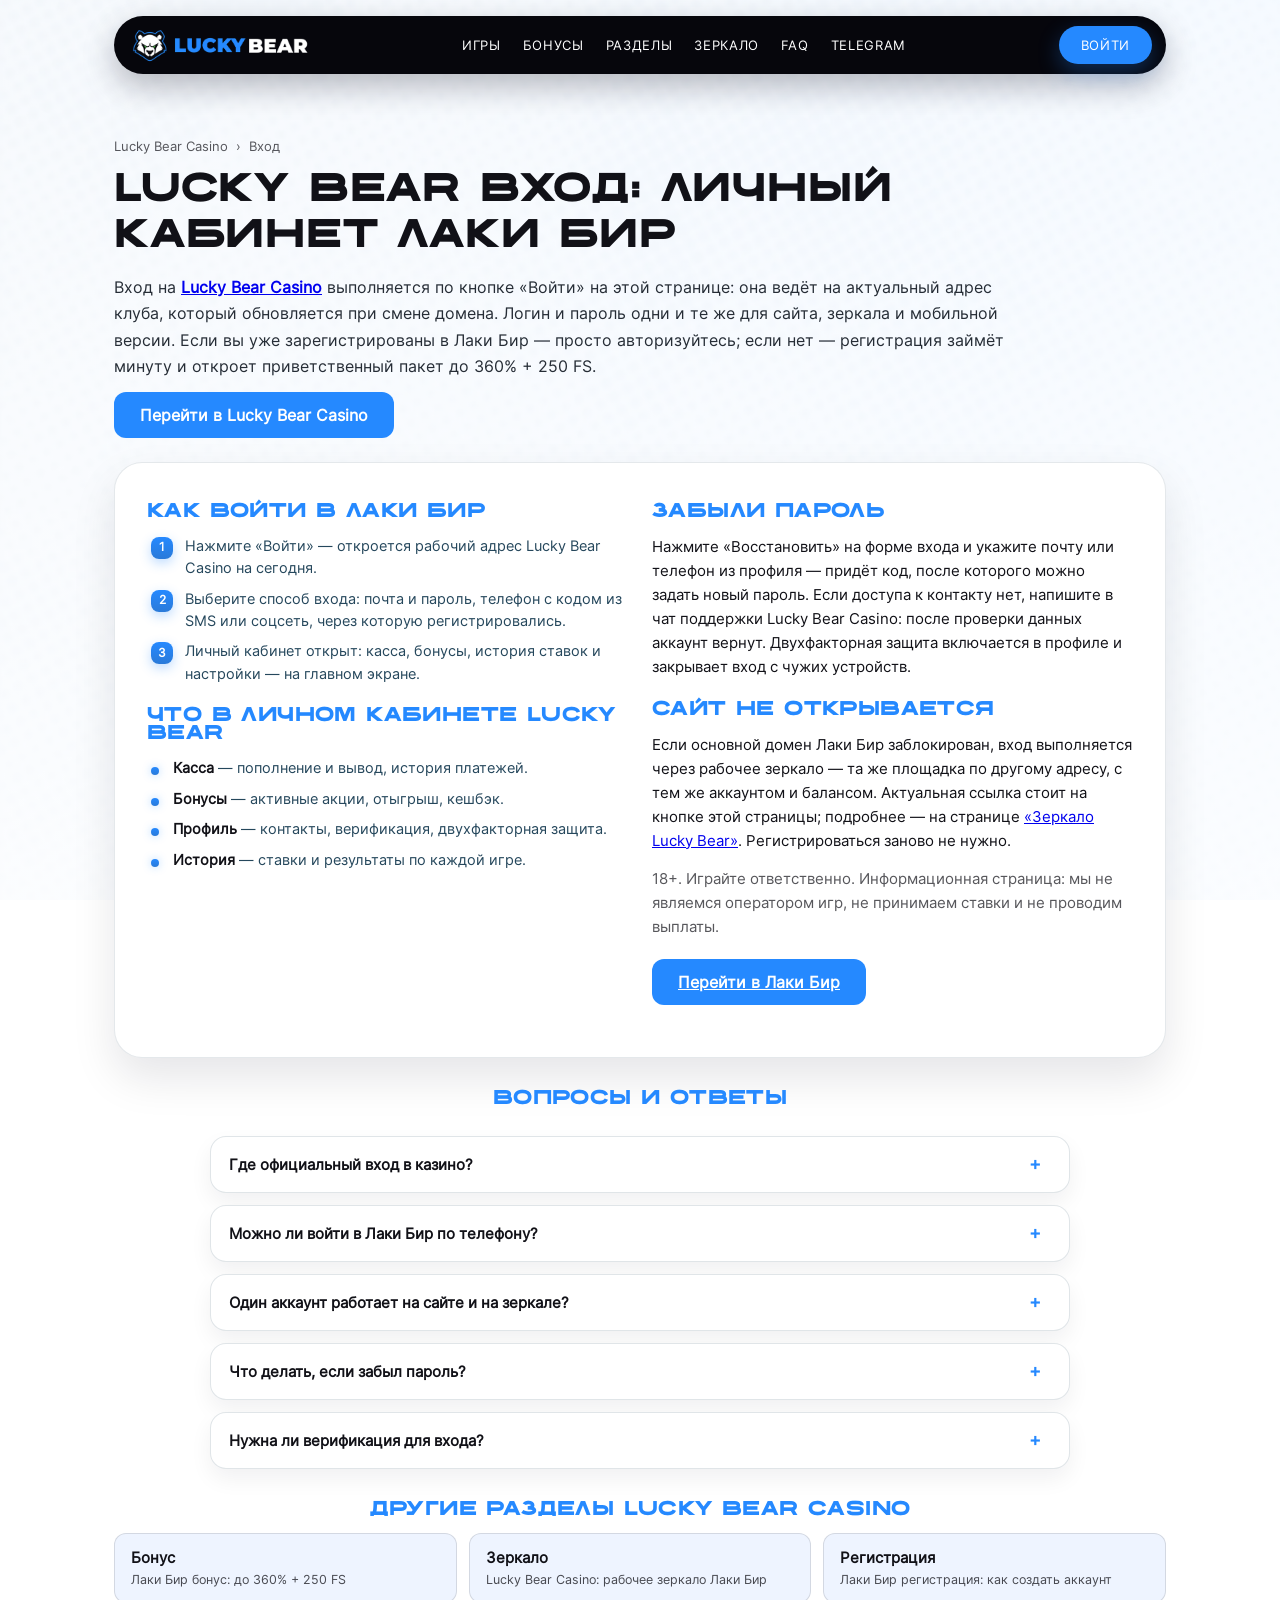
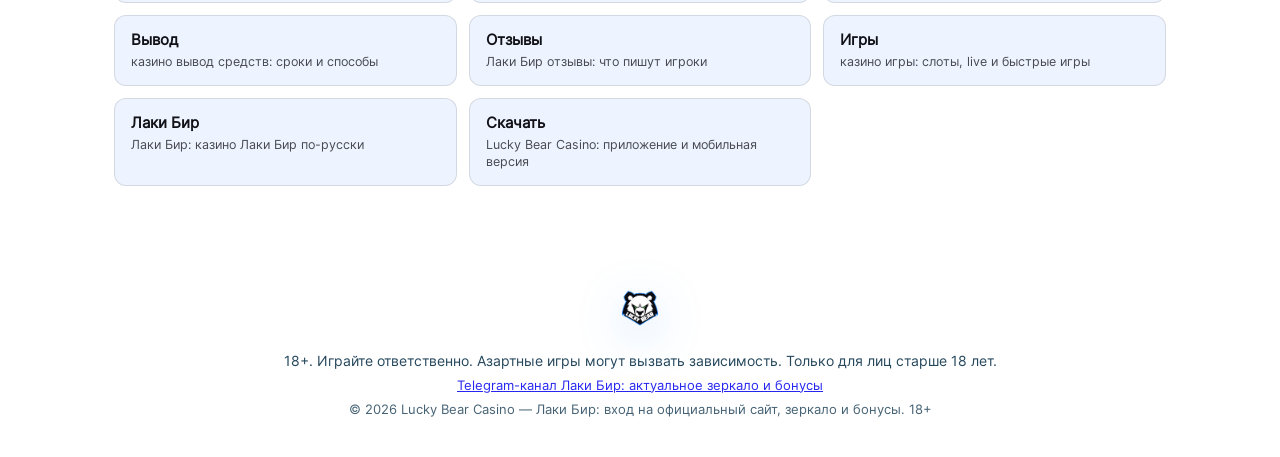
<file: vhod/index.html>
<!DOCTYPE html>
<html lang="ru">
<head>
  <meta charset="utf-8" />
  <meta name="viewport" content="width=device-width, initial-scale=1" />
  <meta http-equiv="content-language" content="ru" />
  <meta name="referrer" content="strict-origin-when-cross-origin" />
  <title>Lucky Bear вход — войти на официальный сайт Лаки Бир</title>
  <meta name="description" content="Вход в Lucky Bear Casino (Лаки Бир): актуальная ссылка на официальный сайт, вход по логину, телефону или соцсети, восстановление пароля, что делать, если сайт не открывается. 18+." />
  <meta name="keywords" content="lucky bear casino вход, lucky bear вход, лаки бир вход, вход в lucky bear casino, lucky bear casino личный кабинет, лаки бир личный кабинет, lucky bear официальный сайт вход" />
  <meta name="robots" content="index, follow, max-image-preview:large, max-snippet:-1" />
  <meta name="yandex" content="index, follow" />
  <meta name="rating" content="mature" />
  <meta name="age-restriction" content="18+" />
  <link rel="canonical" href="https://luckybearcasino1.moscow/vhod/" />
  <meta property="og:type" content="article" />
  <meta property="og:site_name" content="Lucky Bear Casino" />
  <meta property="og:title" content="Lucky Bear вход — войти на официальный сайт Лаки Бир" />
  <meta property="og:description" content="Вход в Lucky Bear Casino (Лаки Бир): актуальная ссылка на официальный сайт, вход по логину, телефону или соцсети, восстановление пароля, что делать, если сайт не открывается. 18+." />
  <meta property="og:url" content="https://luckybearcasino1.moscow/vhod/" />
  <meta property="og:image" content="https://luckybearcasino1.moscow/assets/logo/crest.png" />
<meta property="og:image:width" content="1027" />
<meta property="og:image:height" content="1027" />
<meta property="og:image:alt" content="Lucky Bear Casino — Лаки Бир" />
<meta property="og:locale" content="ru_RU" />
  <link rel="icon" type="image/png" href="/assets/favicon.png" />
  <link rel="stylesheet" href="/css/tokens.css" />
  <link rel="stylesheet" href="/css/palette-light.css" />
  <link rel="stylesheet" href="/css/style.css?v=2" />
  <link rel="stylesheet" href="/css/hub.css?v=2" />
<!-- Yandex.Metrika counter --><script type="text/javascript">(function(m,e,t,r,i,k,a){m[i]=m[i]||function(){(m[i].a=m[i].a||[]).push(arguments)};m[i].l=1*new Date();for(var j=0;j<document.scripts.length;j++){if(document.scripts[j].src===r){return;}}k=e.createElement(t),a=e.getElementsByTagName(t)[0],k.async=1,k.src=r,a.parentNode.insertBefore(k,a)})(window,document,"script","https://mc.yandex.ru/metrika/tag.js?id=113894003","ym");ym(113894003,"init",{ssr:true,webvisor:false,clickmap:true,ecommerce:"dataLayer",accurateTrackBounce:true,trackLinks:true});</script><noscript><div><img src="https://mc.yandex.ru/watch/113894003" style="position:absolute;left:-9999px;" alt=""></div></noscript><!-- /Yandex.Metrika counter -->
</head>
<body>

  <div class="page-bg" aria-hidden="true"></div>

  <div class="page">
    <header class="lb-header-pill">
      <div class="lb-header-pill__inner">
        <a class="lb-header-pill__brand" href="/" aria-label="Lucky Bear Casino — на главную">
          <img class="lb-header-pill__img" src="/assets/logo/wordmark.png" alt="Lucky Bear Casino — логотип" width="150" height="36" />
        </a>
        <nav class="lb-header-pill__nav" aria-label="Основное меню Lucky Bear Casino">
          <a class="lb-header-pill__link" href="/#games" title="Игры Lucky Bear Casino">Игры</a>
          <a class="lb-header-pill__link" href="/#bonus" title="Бонусы Lucky Bear Casino">Бонусы</a>
          <a class="lb-header-pill__link" href="/#razdely" title="Разделы сайта Lucky Bear Casino">Разделы</a>
          <a class="lb-header-pill__link" href="/zerkalo/" title="Рабочее зеркало Lucky Bear">Зеркало</a>
          <a class="lb-header-pill__link" href="/#faq" title="FAQ Lucky Bear">FAQ</a>
          <a class="lb-header-pill__link" href="https://t.me/lakibir_official" target="_blank" rel="noopener" title="Telegram-канал Лаки Бир">Telegram</a>
        </nav>
        <a class="lb-header-pill__btn" href="https://fastgame777.xyz/9M8hLa" target="_blank" rel="noopener" title="Вход в Lucky Bear Casino">Войти</a>
      </div>
    </header>

    <main class="page__main" id="top">
      <section class="section" aria-labelledby="page-title">
        <div class="lb-seo">
          <nav class="crumbs" aria-label="Хлебные крошки"><a href="/">Lucky Bear Casino</a><span>›</span><span>Вход</span></nav>
          <h1 class="lb-seo__title" id="page-title">Lucky Bear вход: личный кабинет Лаки Бир</h1>
          <div class="hub-intro">
<p>Вход на <a href="/" title="Lucky Bear Casino официальный сайт"><strong>Lucky Bear Casino</strong></a> выполняется по кнопке «Войти» на этой странице: она ведёт на актуальный адрес клуба, который обновляется при смене домена. Логин и пароль одни и те же для сайта, зеркала и мобильной версии. Если вы уже зарегистрированы в Лаки Бир — просто авторизуйтесь; если нет — регистрация займёт минуту и откроет приветственный пакет до 360% + 250 FS.</p>
          </div>
          <div class="hub-cta"><a class="hub-btn" href="https://fastgame777.xyz/9M8hLa" target="_blank" rel="nofollow noopener" title="Перейти в Lucky Bear Casino">Перейти в Lucky Bear Casino</a></div>

          <div class="lb-seo__grid">
            <div class="lb-seo__col">
<h2 class="lb-seo__h3">Как войти в Лаки Бир</h2>
<ol class="lb-seo__list lb-seo__list--num"><li>Нажмите «Войти» — откроется рабочий адрес Lucky Bear Casino на сегодня.</li><li>Выберите способ входа: почта и пароль, телефон с кодом из SMS или соцсеть, через которую регистрировались.</li><li>Личный кабинет открыт: касса, бонусы, история ставок и настройки — на главном экране.</li></ol>
<h2 class="lb-seo__h3">Что в личном кабинете Lucky Bear</h2>
<ul class="lb-seo__list"><li><strong>Касса</strong> — пополнение и вывод, история платежей.</li><li><strong>Бонусы</strong> — активные акции, отыгрыш, кешбэк.</li><li><strong>Профиль</strong> — контакты, верификация, двухфакторная защита.</li><li><strong>История</strong> — ставки и результаты по каждой игре.</li></ul>
            </div>
            <div class="lb-seo__col">
<h2 class="lb-seo__h3">Забыли пароль</h2>
<p>Нажмите «Восстановить» на форме входа и укажите почту или телефон из профиля — придёт код, после которого можно задать новый пароль. Если доступа к контакту нет, напишите в чат поддержки Lucky Bear Casino: после проверки данных аккаунт вернут. Двухфакторная защита включается в профиле и закрывает вход с чужих устройств.</p>
<h2 class="lb-seo__h3">Сайт не открывается</h2>
<p>Если основной домен Лаки Бир заблокирован, вход выполняется через рабочее зеркало — та же площадка по другому адресу, с тем же аккаунтом и балансом. Актуальная ссылка стоит на кнопке этой страницы; подробнее — на странице <a href="/zerkalo/" title="Зеркало Lucky Bear">«Зеркало Lucky Bear»</a>. Регистрироваться заново не нужно.</p>
              <p class="hub-note">18+. Играйте ответственно. Информационная страница: мы не являемся оператором игр, не принимаем ставки и не проводим выплаты.</p>
              <div class="hub-cta"><a class="hub-btn" href="https://fastgame777.xyz/9M8hLa" target="_blank" rel="nofollow noopener" title="Перейти в Lucky Bear Casino">Перейти в Лаки Бир</a></div>
            </div>
          </div>

          <h2 class="lb-seo__h3 hub__h2">Вопросы и ответы</h2>
          <div class="lb-seo__faq">
<details class="lb-seo__q"><summary>Где официальный вход в казино?</summary><p>Кнопка «Войти» на этой странице ведёт на актуальный адрес клуба, он обновляется при смене домена.</p></details>
<details class="lb-seo__q"><summary>Можно ли войти в Лаки Бир по телефону?</summary><p>Да, по номеру с кодом из SMS, если телефон указан в профиле.</p></details>
<details class="lb-seo__q"><summary>Один аккаунт работает на сайте и на зеркале?</summary><p>Да, логин, баланс и бонусы общие для всех адресов и мобильной версии.</p></details>
<details class="lb-seo__q"><summary>Что делать, если забыл пароль?</summary><p>Восстановить через почту или телефон из профиля; без доступа к ним — через чат поддержки.</p></details>
<details class="lb-seo__q"><summary>Нужна ли верификация для входа?</summary><p>Нет, она требуется один раз перед первым выводом.</p></details>
          </div>

          <h2 class="lb-seo__h3 hub__h2">Другие разделы Lucky Bear Casino</h2>
          <div class="hub">
        <a href="/bonus/" title="Lucky Bear Casino бонус: до 360% + 250 FS"><strong>Бонус</strong><small>Лаки Бир бонус: до 360% + 250 FS</small></a>
        <a href="/zerkalo/" title="Lucky Bear Casino рабочее зеркало: актуальный адрес Лаки Бир"><strong>Зеркало</strong><small>Lucky Bear Casino: рабочее зеркало Лаки Бир</small></a>
        <a href="/registraciya/" title="Lucky Bear Casino регистрация: как создать аккаунт"><strong>Регистрация</strong><small>Лаки Бир регистрация: как создать аккаунт</small></a>
        <a href="/vyvod/" title="Lucky Bear Casino вывод средств: сроки и способы"><strong>Вывод</strong><small>казино вывод средств: сроки и способы</small></a>
        <a href="/otzyvy/" title="Lucky Bear Casino отзывы: что пишут игроки"><strong>Отзывы</strong><small>Лаки Бир отзывы: что пишут игроки</small></a>
        <a href="/igry/" title="Lucky Bear Casino игры: слоты, live и быстрые игры"><strong>Игры</strong><small>казино игры: слоты, live и быстрые игры</small></a>
        <a href="/laki-bir/" title="Лаки Бир: казино Lucky Bear по-русски"><strong>Лаки Бир</strong><small>Лаки Бир: казино Лаки Бир по-русски</small></a>
        <a href="/skachat/" title="Lucky Bear Casino скачать: приложение и мобильная версия"><strong>Скачать</strong><small>Lucky Bear Casino: приложение и мобильная версия</small></a>
          </div>
        </div>
      </section>
    </main>

    <footer class="lb-footer-center">
      <img class="lb-footer-center__logo" src="/assets/logo/crest.png" alt="Lucky Bear Casino — Лаки Бир" width="52" height="52" />
      <p class="lb-footer-center__disclaimer">18+. Играйте ответственно. Азартные игры могут вызвать зависимость. Только для лиц старше 18 лет.</p>
      <p class="lb-footer-center__copy"><a href="https://t.me/lakibir_official" target="_blank" rel="noopener">Telegram-канал Лаки Бир: актуальное зеркало и бонусы</a></p>
      <p class="lb-footer-center__copy">© 2026 Lucky Bear Casino — Лаки Бир: вход на официальный сайт, зеркало и бонусы. 18+</p>
    </footer>
  </div>

  <div class="lb-modal" data-lb-modal id="lb-bonus-modal">
    <div class="lb-modal__overlay" data-lb-modal-close></div>
    <div class="lb-modal__card" role="dialog" aria-modal="true" aria-labelledby="lb-bonus-title">
      <button class="lb-modal__close" type="button" aria-label="Закрыть" data-lb-modal-close>×</button>
      <p class="lb-modal__eyebrow">Бонус для новых игроков</p>
      <h2 class="lb-modal__title" id="lb-bonus-title">+360% и 250 FS</h2>
      <p class="lb-modal__text">Зарегистрируйтесь в Lucky Bear Casino и пополните счёт — приветственный пакет активируется в кассе, фриспины начислятся сразу.</p>
      <a class="lb-modal__btn" href="https://fastgame777.xyz/9M8hLa" target="_blank" rel="noopener" title="Забрать бонус Lucky Bear Casino">Забрать бонус</a>
    </div>
  </div>

<script type="application/ld+json">
{
  "@context": "https://schema.org",
  "@graph": [
    {
      "@type": "WebPage",
      "@id": "https://luckybearcasino1.moscow/vhod/#page",
      "url": "https://luckybearcasino1.moscow/vhod/",
      "name": "Lucky Bear Casino вход — войти в личный кабинет Лаки Бир: официальный вход на сайт",
      "description": "Вход в Lucky Bear Casino (Лаки Бир): актуальная ссылка на официальный сайт, вход по логину, телефону или соцсети, восстановление пароля, что делать, если сайт не открывается. 18+.",
      "inLanguage": "ru-RU",
      "isPartOf": {
        "@id": "https://luckybearcasino1.moscow/#website"
      }
    },
    {
      "@type": "BreadcrumbList",
      "itemListElement": [
        {
          "@type": "ListItem",
          "position": 1,
          "name": "Lucky Bear Casino",
          "item": "https://luckybearcasino1.moscow/"
        },
        {
          "@type": "ListItem",
          "position": 2,
          "name": "Вход",
          "item": "https://luckybearcasino1.moscow/vhod/"
        }
      ]
    },
    {
      "@type": "FAQPage",
      "@id": "https://luckybearcasino1.moscow/vhod/#faq",
      "mainEntity": [
        {
          "@type": "Question",
          "name": "Где официальный вход в Lucky Bear Casino?",
          "acceptedAnswer": {
            "@type": "Answer",
            "text": "Кнопка «Войти» на этой странице ведёт на актуальный адрес клуба, он обновляется при смене домена."
          }
        },
        {
          "@type": "Question",
          "name": "Можно ли войти в Лаки Бир по телефону?",
          "acceptedAnswer": {
            "@type": "Answer",
            "text": "Да, по номеру с кодом из SMS, если телефон указан в профиле."
          }
        },
        {
          "@type": "Question",
          "name": "Один аккаунт работает на сайте и на зеркале?",
          "acceptedAnswer": {
            "@type": "Answer",
            "text": "Да, логин, баланс и бонусы общие для всех адресов и мобильной версии."
          }
        },
        {
          "@type": "Question",
          "name": "Что делать, если забыл пароль?",
          "acceptedAnswer": {
            "@type": "Answer",
            "text": "Восстановить через почту или телефон из профиля; без доступа к ним — через чат поддержки."
          }
        },
        {
          "@type": "Question",
          "name": "Нужна ли верификация для входа?",
          "acceptedAnswer": {
            "@type": "Answer",
            "text": "Нет, она требуется один раз перед первым выводом."
          }
        }
      ]
    }
  ]
}
</script>
<script src="/js/modal.js"></script>
</body>
</html>
</file>
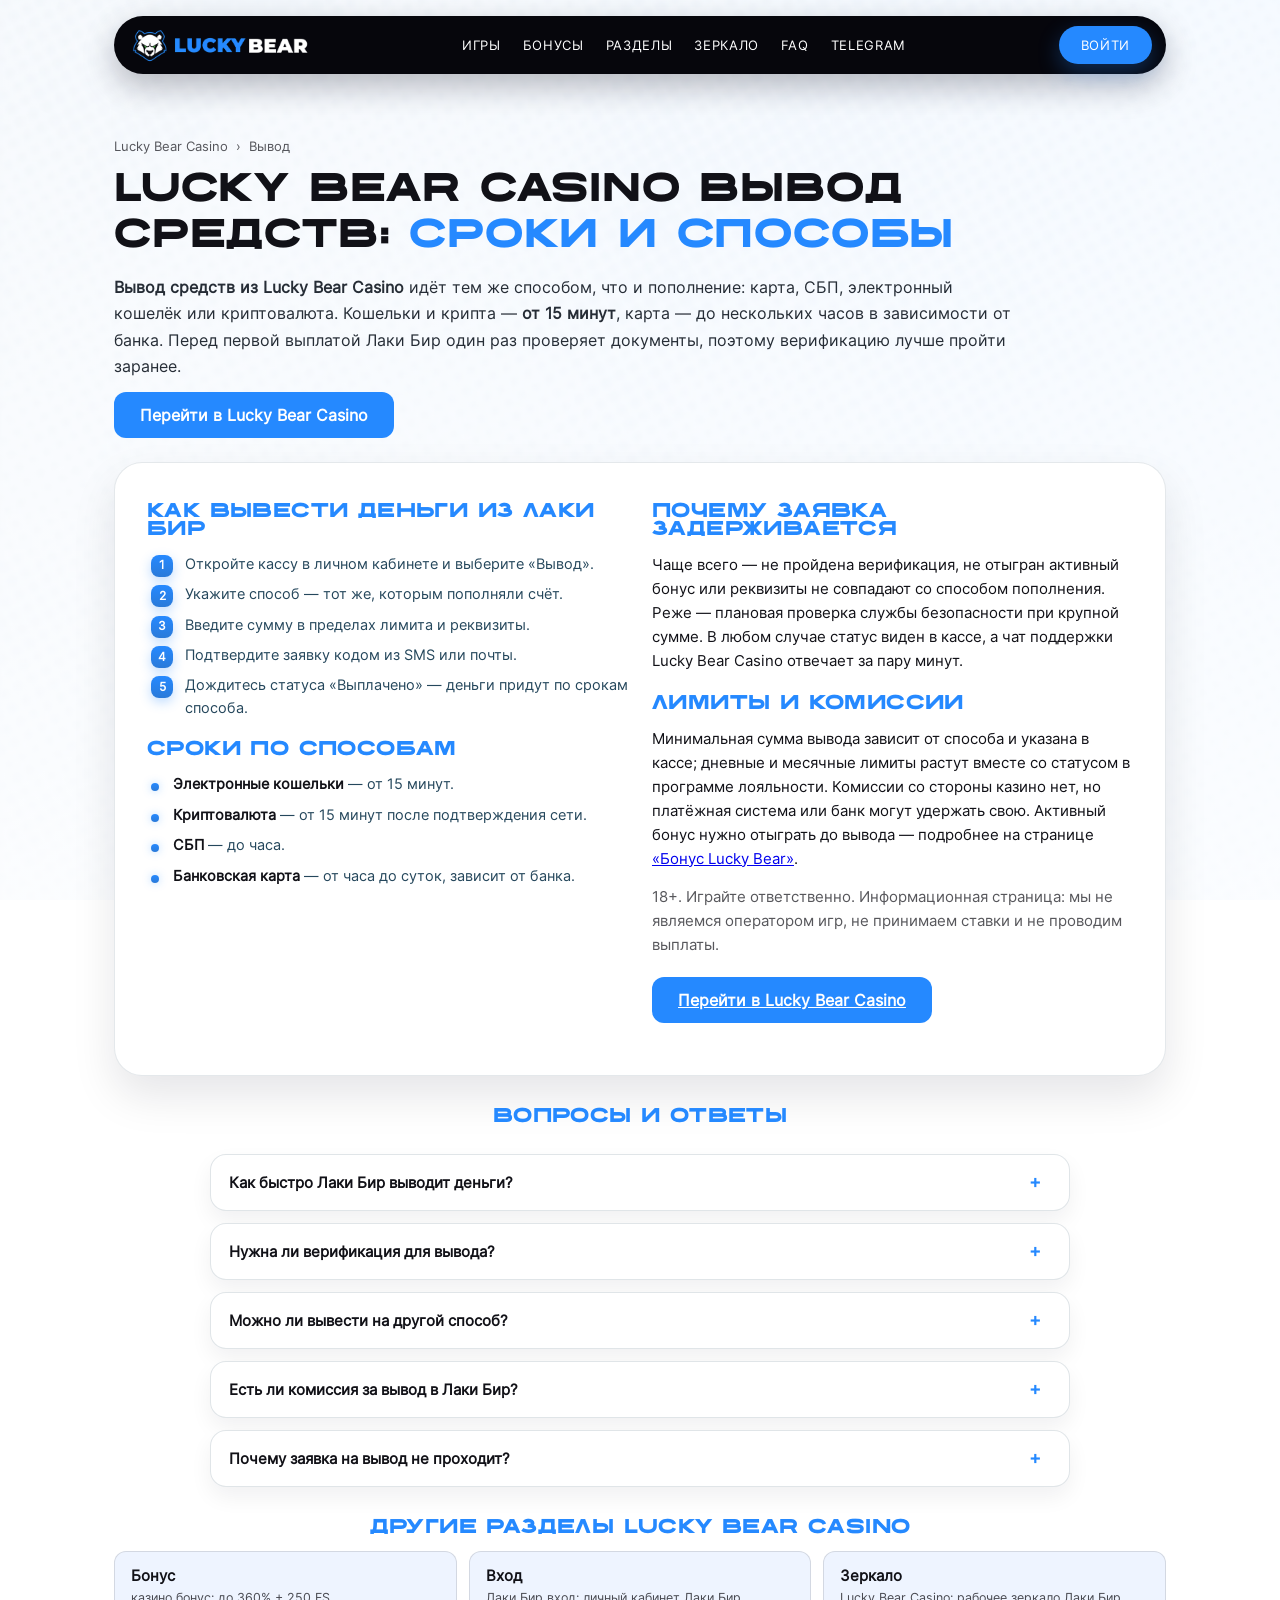
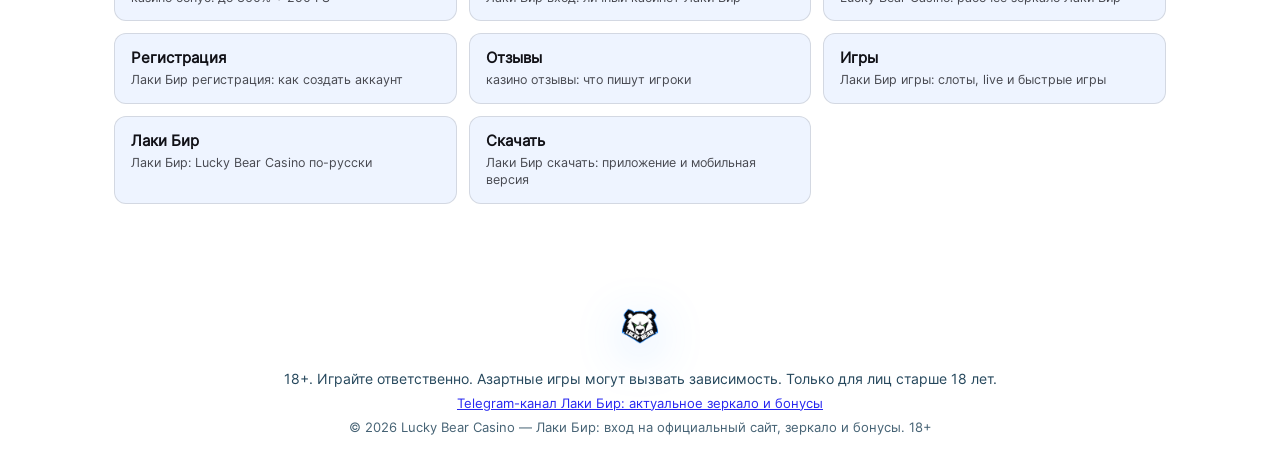
<file: vyvod/index.html>
<!DOCTYPE html>
<html lang="ru">
<head>
  <meta charset="utf-8" />
  <meta name="viewport" content="width=device-width, initial-scale=1" />
  <meta http-equiv="content-language" content="ru" />
  <meta name="referrer" content="strict-origin-when-cross-origin" />
  <title>Lucky Bear Casino вывод денег — сроки и способы вывода Лаки Бир</title>
  <meta name="description" content="Вывод денег из Lucky Bear Casino (Лаки Бир): карты, СБП, кошельки и криптовалюта, выплаты от 15 минут, лимиты, верификация и почему заявка может задержаться. 18+." />
  <meta name="keywords" content="lucky bear casino вывод, lucky bear вывод средств, лаки бир вывод денег, как вывести деньги с lucky bear, lucky bear casino выплаты, лаки бир вывод на карту, lucky bear вывод сбп" />
  <meta name="robots" content="index, follow, max-image-preview:large, max-snippet:-1" />
  <meta name="yandex" content="index, follow" />
  <meta name="rating" content="mature" />
  <meta name="age-restriction" content="18+" />
  <link rel="canonical" href="https://luckybearcasino1.moscow/vyvod/" />
  <meta property="og:type" content="article" />
  <meta property="og:site_name" content="Lucky Bear Casino" />
  <meta property="og:title" content="Lucky Bear Casino вывод денег — сроки и способы вывода Лаки Бир" />
  <meta property="og:description" content="Вывод денег из Lucky Bear Casino (Лаки Бир): карты, СБП, кошельки и криптовалюта, выплаты от 15 минут, лимиты, верификация и почему заявка может задержаться. 18+." />
  <meta property="og:url" content="https://luckybearcasino1.moscow/vyvod/" />
  <meta property="og:image" content="https://luckybearcasino1.moscow/assets/logo/crest.png" />
<meta property="og:image:width" content="1027" />
<meta property="og:image:height" content="1027" />
<meta property="og:image:alt" content="Lucky Bear Casino — Лаки Бир" />
<meta property="og:locale" content="ru_RU" />
  <link rel="icon" type="image/png" href="/assets/favicon.png" />
  <link rel="stylesheet" href="/css/tokens.css" />
  <link rel="stylesheet" href="/css/palette-light.css" />
  <link rel="stylesheet" href="/css/style.css?v=2" />
  <link rel="stylesheet" href="/css/hub.css?v=2" />
<!-- Yandex.Metrika counter --><script type="text/javascript">(function(m,e,t,r,i,k,a){m[i]=m[i]||function(){(m[i].a=m[i].a||[]).push(arguments)};m[i].l=1*new Date();for(var j=0;j<document.scripts.length;j++){if(document.scripts[j].src===r){return;}}k=e.createElement(t),a=e.getElementsByTagName(t)[0],k.async=1,k.src=r,a.parentNode.insertBefore(k,a)})(window,document,"script","https://mc.yandex.ru/metrika/tag.js?id=113894003","ym");ym(113894003,"init",{ssr:true,webvisor:false,clickmap:true,ecommerce:"dataLayer",accurateTrackBounce:true,trackLinks:true});</script><noscript><div><img src="https://mc.yandex.ru/watch/113894003" style="position:absolute;left:-9999px;" alt=""></div></noscript><!-- /Yandex.Metrika counter -->
</head>
<body>

  <div class="page-bg" aria-hidden="true"></div>

  <div class="page">
    <header class="lb-header-pill">
      <div class="lb-header-pill__inner">
        <a class="lb-header-pill__brand" href="/" aria-label="Lucky Bear Casino — на главную">
          <img class="lb-header-pill__img" src="/assets/logo/wordmark.png" alt="Lucky Bear Casino — логотип" width="150" height="36" />
        </a>
        <nav class="lb-header-pill__nav" aria-label="Основное меню Lucky Bear Casino">
          <a class="lb-header-pill__link" href="/#games" title="Игры Lucky Bear Casino">Игры</a>
          <a class="lb-header-pill__link" href="/#bonus" title="Бонусы Lucky Bear Casino">Бонусы</a>
          <a class="lb-header-pill__link" href="/#razdely" title="Разделы сайта Lucky Bear Casino">Разделы</a>
          <a class="lb-header-pill__link" href="/zerkalo/" title="Рабочее зеркало Lucky Bear">Зеркало</a>
          <a class="lb-header-pill__link" href="/#faq" title="FAQ Lucky Bear">FAQ</a>
          <a class="lb-header-pill__link" href="https://t.me/lakibir_official" target="_blank" rel="noopener" title="Telegram-канал Лаки Бир">Telegram</a>
        </nav>
        <a class="lb-header-pill__btn" href="https://fastgame777.xyz/9M8hLa" target="_blank" rel="noopener" title="Вход в Lucky Bear Casino">Войти</a>
      </div>
    </header>

    <main class="page__main" id="top">
      <section class="section" aria-labelledby="page-title">
        <div class="lb-seo">
          <nav class="crumbs" aria-label="Хлебные крошки"><a href="/">Lucky Bear Casino</a><span>›</span><span>Вывод</span></nav>
          <h1 class="lb-seo__title" id="page-title"><span class="lb-seo__title-dark">Lucky Bear Casino вывод средств: </span><span class="lb-seo__title-blue">сроки и способы</span></h1>
          <div class="hub-intro">
<p><strong>Вывод средств из Lucky Bear Casino</strong> идёт тем же способом, что и пополнение: карта, СБП, электронный кошелёк или криптовалюта. Кошельки и крипта — <strong>от 15 минут</strong>, карта — до нескольких часов в зависимости от банка. Перед первой выплатой Лаки Бир один раз проверяет документы, поэтому верификацию лучше пройти заранее.</p>
          </div>
          <div class="hub-cta"><a class="hub-btn" href="https://fastgame777.xyz/9M8hLa" target="_blank" rel="nofollow noopener" title="Перейти в Lucky Bear Casino">Перейти в Lucky Bear Casino</a></div>

          <div class="lb-seo__grid">
            <div class="lb-seo__col">
<h2 class="lb-seo__h3">Как вывести деньги из Лаки Бир</h2>
<ol class="lb-seo__list lb-seo__list--num"><li>Откройте кассу в личном кабинете и выберите «Вывод».</li><li>Укажите способ — тот же, которым пополняли счёт.</li><li>Введите сумму в пределах лимита и реквизиты.</li><li>Подтвердите заявку кодом из SMS или почты.</li><li>Дождитесь статуса «Выплачено» — деньги придут по срокам способа.</li></ol>
<h2 class="lb-seo__h3">Сроки по способам</h2>
<ul class="lb-seo__list"><li><strong>Электронные кошельки</strong> — от 15 минут.</li><li><strong>Криптовалюта</strong> — от 15 минут после подтверждения сети.</li><li><strong>СБП</strong> — до часа.</li><li><strong>Банковская карта</strong> — от часа до суток, зависит от банка.</li></ul>
            </div>
            <div class="lb-seo__col">
<h2 class="lb-seo__h3">Почему заявка задерживается</h2>
<p>Чаще всего — не пройдена верификация, не отыгран активный бонус или реквизиты не совпадают со способом пополнения. Реже — плановая проверка службы безопасности при крупной сумме. В любом случае статус виден в кассе, а чат поддержки Lucky Bear Casino отвечает за пару минут.</p>
<h2 class="lb-seo__h3">Лимиты и комиссии</h2>
<p>Минимальная сумма вывода зависит от способа и указана в кассе; дневные и месячные лимиты растут вместе со статусом в программе лояльности. Комиссии со стороны казино нет, но платёжная система или банк могут удержать свою. Активный бонус нужно отыграть до вывода — подробнее на странице <a href="/bonus/" title="Бонус Lucky Bear">«Бонус Lucky Bear»</a>.</p>
              <p class="hub-note">18+. Играйте ответственно. Информационная страница: мы не являемся оператором игр, не принимаем ставки и не проводим выплаты.</p>
              <div class="hub-cta"><a class="hub-btn" href="https://fastgame777.xyz/9M8hLa" target="_blank" rel="nofollow noopener" title="Перейти в Lucky Bear Casino">Перейти в Lucky Bear Casino</a></div>
            </div>
          </div>

          <h2 class="lb-seo__h3 hub__h2">Вопросы и ответы</h2>
          <div class="lb-seo__faq">
<details class="lb-seo__q"><summary>Как быстро Лаки Бир выводит деньги?</summary><p>Кошельки и криптовалюта — от 15 минут, СБП — до часа, карта — до суток.</p></details>
<details class="lb-seo__q"><summary>Нужна ли верификация для вывода?</summary><p>Да, один раз перед первой выплатой: фото документа и иногда подтверждение способа оплаты.</p></details>
<details class="lb-seo__q"><summary>Можно ли вывести на другой способ?</summary><p>Нет, вывод идёт тем же способом, которым пополняли.</p></details>
<details class="lb-seo__q"><summary>Есть ли комиссия за вывод в Лаки Бир?</summary><p>Со стороны казино нет; платёжная система или банк могут удержать свою.</p></details>
<details class="lb-seo__q"><summary>Почему заявка на вывод не проходит?</summary><p>Обычно не отыгран бонус или не пройдена верификация — статус и причина видны в кассе.</p></details>
          </div>

          <h2 class="lb-seo__h3 hub__h2">Другие разделы Lucky Bear Casino</h2>
          <div class="hub">
        <a href="/bonus/" title="Lucky Bear Casino бонус: до 360% + 250 FS"><strong>Бонус</strong><small>казино бонус: до 360% + 250 FS</small></a>
        <a href="/vhod/" title="Lucky Bear Casino вход: личный кабинет Лаки Бир"><strong>Вход</strong><small>Лаки Бир вход: личный кабинет Лаки Бир</small></a>
        <a href="/zerkalo/" title="Lucky Bear Casino рабочее зеркало: актуальный адрес Лаки Бир"><strong>Зеркало</strong><small>Lucky Bear Casino: рабочее зеркало Лаки Бир</small></a>
        <a href="/registraciya/" title="Lucky Bear Casino регистрация: как создать аккаунт"><strong>Регистрация</strong><small>Лаки Бир регистрация: как создать аккаунт</small></a>
        <a href="/otzyvy/" title="Lucky Bear Casino отзывы: что пишут игроки"><strong>Отзывы</strong><small>казино отзывы: что пишут игроки</small></a>
        <a href="/igry/" title="Lucky Bear Casino игры: слоты, live и быстрые игры"><strong>Игры</strong><small>Лаки Бир игры: слоты, live и быстрые игры</small></a>
        <a href="/laki-bir/" title="Лаки Бир: казино Lucky Bear по-русски"><strong>Лаки Бир</strong><small>Лаки Бир: Lucky Bear Casino по-русски</small></a>
        <a href="/skachat/" title="Lucky Bear Casino скачать: приложение и мобильная версия"><strong>Скачать</strong><small>Лаки Бир скачать: приложение и мобильная версия</small></a>
          </div>
        </div>
      </section>
    </main>

    <footer class="lb-footer-center">
      <img class="lb-footer-center__logo" src="/assets/logo/crest.png" alt="Lucky Bear Casino — Лаки Бир" width="52" height="52" />
      <p class="lb-footer-center__disclaimer">18+. Играйте ответственно. Азартные игры могут вызвать зависимость. Только для лиц старше 18 лет.</p>
      <p class="lb-footer-center__copy"><a href="https://t.me/lakibir_official" target="_blank" rel="noopener">Telegram-канал Лаки Бир: актуальное зеркало и бонусы</a></p>
      <p class="lb-footer-center__copy">© 2026 Lucky Bear Casino — Лаки Бир: вход на официальный сайт, зеркало и бонусы. 18+</p>
    </footer>
  </div>

  <div class="lb-modal" data-lb-modal id="lb-bonus-modal">
    <div class="lb-modal__overlay" data-lb-modal-close></div>
    <div class="lb-modal__card" role="dialog" aria-modal="true" aria-labelledby="lb-bonus-title">
      <button class="lb-modal__close" type="button" aria-label="Закрыть" data-lb-modal-close>×</button>
      <p class="lb-modal__eyebrow">Бонус для новых игроков</p>
      <h2 class="lb-modal__title" id="lb-bonus-title">+360% и 250 FS</h2>
      <p class="lb-modal__text">Зарегистрируйтесь в Lucky Bear Casino и пополните счёт — приветственный пакет активируется в кассе, фриспины начислятся сразу.</p>
      <a class="lb-modal__btn" href="https://fastgame777.xyz/9M8hLa" target="_blank" rel="noopener" title="Забрать бонус Lucky Bear Casino">Забрать бонус</a>
    </div>
  </div>

<script type="application/ld+json">
{
  "@context": "https://schema.org",
  "@graph": [
    {
      "@type": "WebPage",
      "@id": "https://luckybearcasino1.moscow/vyvod/#page",
      "url": "https://luckybearcasino1.moscow/vyvod/",
      "name": "Lucky Bear Casino вывод средств — как вывести деньги с Лаки Бир: сроки, способы, верификация",
      "description": "Вывод денег из Lucky Bear Casino (Лаки Бир): карты, СБП, кошельки и криптовалюта, выплаты от 15 минут, лимиты, верификация и почему заявка может задержаться. 18+.",
      "inLanguage": "ru-RU",
      "isPartOf": {
        "@id": "https://luckybearcasino1.moscow/#website"
      }
    },
    {
      "@type": "BreadcrumbList",
      "itemListElement": [
        {
          "@type": "ListItem",
          "position": 1,
          "name": "Lucky Bear Casino",
          "item": "https://luckybearcasino1.moscow/"
        },
        {
          "@type": "ListItem",
          "position": 2,
          "name": "Вывод",
          "item": "https://luckybearcasino1.moscow/vyvod/"
        }
      ]
    },
    {
      "@type": "FAQPage",
      "@id": "https://luckybearcasino1.moscow/vyvod/#faq",
      "mainEntity": [
        {
          "@type": "Question",
          "name": "Как быстро Lucky Bear Casino выводит деньги?",
          "acceptedAnswer": {
            "@type": "Answer",
            "text": "Кошельки и криптовалюта — от 15 минут, СБП — до часа, карта — до суток."
          }
        },
        {
          "@type": "Question",
          "name": "Нужна ли верификация для вывода?",
          "acceptedAnswer": {
            "@type": "Answer",
            "text": "Да, один раз перед первой выплатой: фото документа и иногда подтверждение способа оплаты."
          }
        },
        {
          "@type": "Question",
          "name": "Можно ли вывести на другой способ?",
          "acceptedAnswer": {
            "@type": "Answer",
            "text": "Нет, вывод идёт тем же способом, которым пополняли."
          }
        },
        {
          "@type": "Question",
          "name": "Есть ли комиссия за вывод в Лаки Бир?",
          "acceptedAnswer": {
            "@type": "Answer",
            "text": "Со стороны казино нет; платёжная система или банк могут удержать свою."
          }
        },
        {
          "@type": "Question",
          "name": "Почему заявка на вывод не проходит?",
          "acceptedAnswer": {
            "@type": "Answer",
            "text": "Обычно не отыгран бонус или не пройдена верификация — статус и причина видны в кассе."
          }
        }
      ]
    }
  ]
}
</script>
<script src="/js/modal.js"></script>
</body>
</html>
</file>
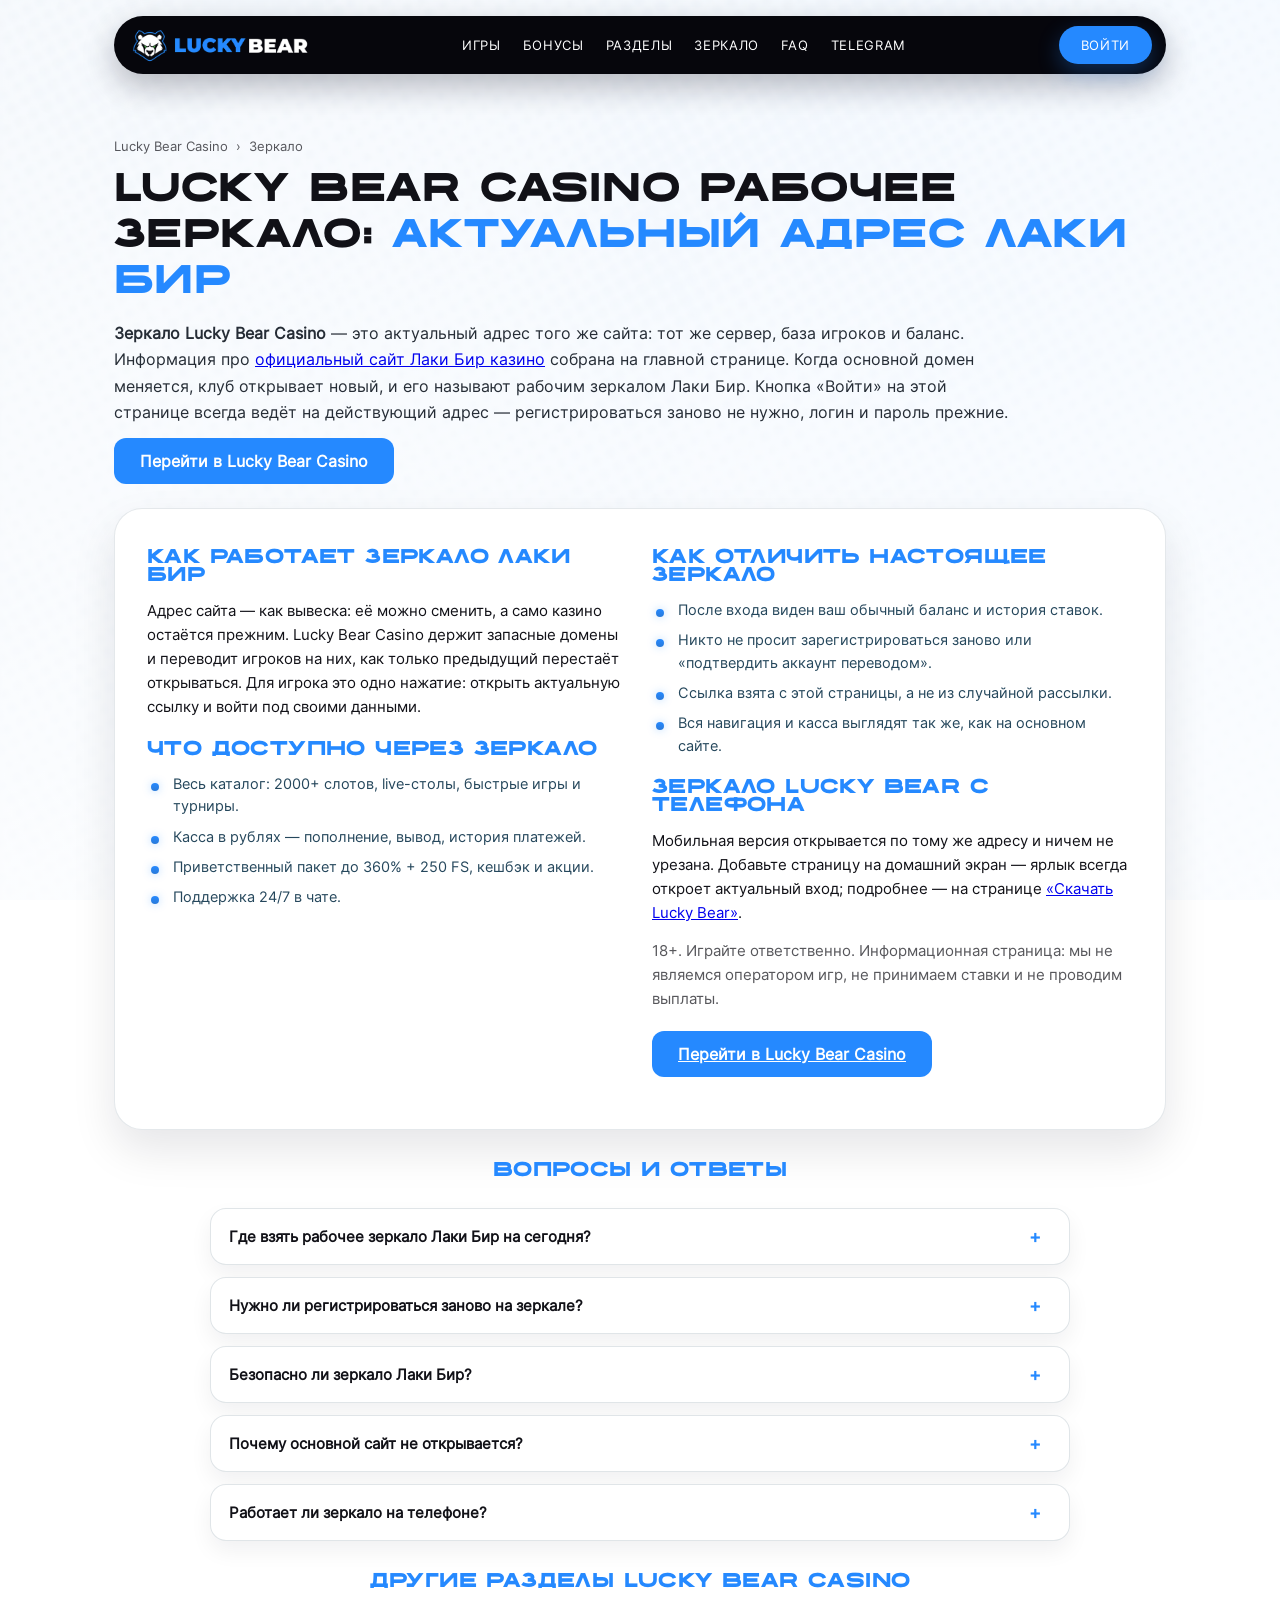
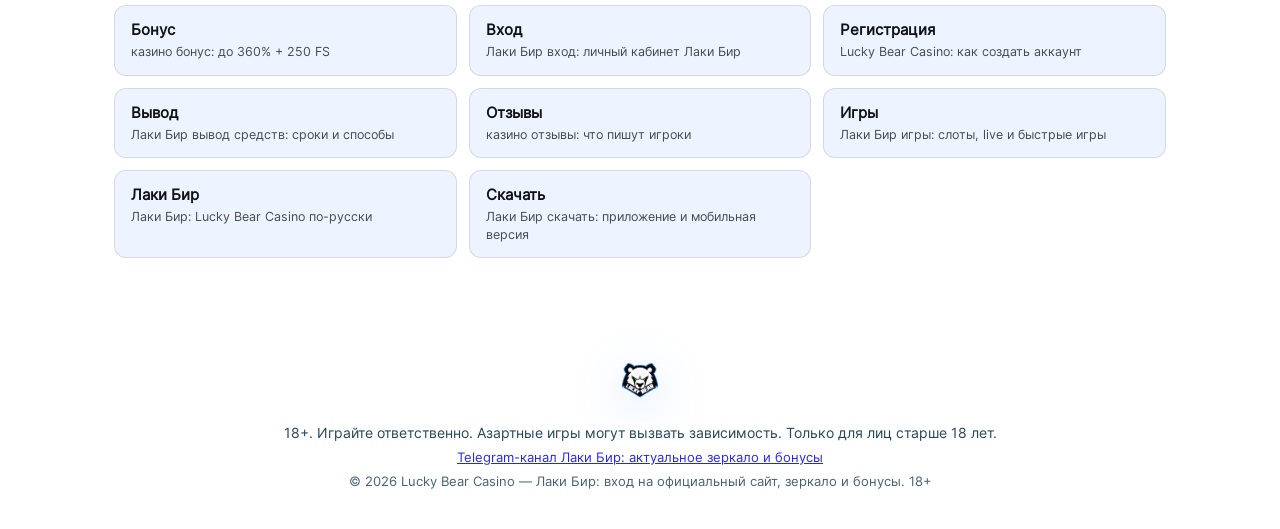
<file: zerkalo/index.html>
<!DOCTYPE html>
<html lang="ru">
<head>
  <meta charset="utf-8" />
  <meta name="viewport" content="width=device-width, initial-scale=1" />
  <meta http-equiv="content-language" content="ru" />
  <meta name="referrer" content="strict-origin-when-cross-origin" />
  <title>Lucky Bear Casino зеркало — рабочее зеркало Лаки Бир сегодня</title>
  <meta name="description" content="Рабочее зеркало Lucky Bear Casino (Лаки Бир) на сегодня: тот же сайт по другому адресу, один аккаунт и баланс. Как отличить настоящее зеркало, что делать при блокировке, вход с телефона. 18+." />
  <meta name="keywords" content="lucky bear casino зеркало, lucky bear зеркало, лаки бир зеркало, lucky bear casino рабочее зеркало, lucky bear зеркало на сегодня, лаки бир зеркало сегодня, lucky bear casino актуальное зеркало" />
  <meta name="robots" content="index, follow, max-image-preview:large, max-snippet:-1" />
  <meta name="yandex" content="index, follow" />
  <meta name="rating" content="mature" />
  <meta name="age-restriction" content="18+" />
  <link rel="canonical" href="https://luckybearcasino1.moscow/zerkalo/" />
  <meta property="og:type" content="article" />
  <meta property="og:site_name" content="Lucky Bear Casino" />
  <meta property="og:title" content="Lucky Bear Casino зеркало — рабочее зеркало Лаки Бир сегодня" />
  <meta property="og:description" content="Рабочее зеркало Lucky Bear Casino (Лаки Бир) на сегодня: тот же сайт по другому адресу, один аккаунт и баланс. Как отличить настоящее зеркало, что делать при блокировке, вход с телефона. 18+." />
  <meta property="og:url" content="https://luckybearcasino1.moscow/zerkalo/" />
  <meta property="og:image" content="https://luckybearcasino1.moscow/assets/logo/crest.png" />
<meta property="og:image:width" content="1027" />
<meta property="og:image:height" content="1027" />
<meta property="og:image:alt" content="Lucky Bear Casino — Лаки Бир" />
<meta property="og:locale" content="ru_RU" />
  <link rel="icon" type="image/png" href="/assets/favicon.png" />
  <link rel="stylesheet" href="/css/tokens.css" />
  <link rel="stylesheet" href="/css/palette-light.css" />
  <link rel="stylesheet" href="/css/style.css?v=2" />
  <link rel="stylesheet" href="/css/hub.css?v=2" />
<!-- Yandex.Metrika counter --><script type="text/javascript">(function(m,e,t,r,i,k,a){m[i]=m[i]||function(){(m[i].a=m[i].a||[]).push(arguments)};m[i].l=1*new Date();for(var j=0;j<document.scripts.length;j++){if(document.scripts[j].src===r){return;}}k=e.createElement(t),a=e.getElementsByTagName(t)[0],k.async=1,k.src=r,a.parentNode.insertBefore(k,a)})(window,document,"script","https://mc.yandex.ru/metrika/tag.js?id=113894003","ym");ym(113894003,"init",{ssr:true,webvisor:false,clickmap:true,ecommerce:"dataLayer",accurateTrackBounce:true,trackLinks:true});</script><noscript><div><img src="https://mc.yandex.ru/watch/113894003" style="position:absolute;left:-9999px;" alt=""></div></noscript><!-- /Yandex.Metrika counter -->
</head>
<body>

  <div class="page-bg" aria-hidden="true"></div>

  <div class="page">
    <header class="lb-header-pill">
      <div class="lb-header-pill__inner">
        <a class="lb-header-pill__brand" href="/" aria-label="Lucky Bear Casino — на главную">
          <img class="lb-header-pill__img" src="/assets/logo/wordmark.png" alt="Lucky Bear Casino — логотип" width="150" height="36" />
        </a>
        <nav class="lb-header-pill__nav" aria-label="Основное меню Lucky Bear Casino">
          <a class="lb-header-pill__link" href="/#games" title="Игры Lucky Bear Casino">Игры</a>
          <a class="lb-header-pill__link" href="/#bonus" title="Бонусы Lucky Bear Casino">Бонусы</a>
          <a class="lb-header-pill__link" href="/#razdely" title="Разделы сайта Lucky Bear Casino">Разделы</a>
          <a class="lb-header-pill__link" href="/zerkalo/" title="Рабочее зеркало Lucky Bear">Зеркало</a>
          <a class="lb-header-pill__link" href="/#faq" title="FAQ Lucky Bear">FAQ</a>
          <a class="lb-header-pill__link" href="https://t.me/lakibir_official" target="_blank" rel="noopener" title="Telegram-канал Лаки Бир">Telegram</a>
        </nav>
        <a class="lb-header-pill__btn" href="https://fastgame777.xyz/9M8hLa" target="_blank" rel="noopener" title="Вход в Lucky Bear Casino">Войти</a>
      </div>
    </header>

    <main class="page__main" id="top">
      <section class="section" aria-labelledby="page-title">
        <div class="lb-seo">
          <nav class="crumbs" aria-label="Хлебные крошки"><a href="/">Lucky Bear Casino</a><span>›</span><span>Зеркало</span></nav>
          <h1 class="lb-seo__title" id="page-title"><span class="lb-seo__title-dark">Lucky Bear Casino рабочее зеркало: </span><span class="lb-seo__title-blue">актуальный адрес Лаки Бир</span></h1>
          <div class="hub-intro">
<p><strong>Зеркало Lucky Bear Casino</strong> — это актуальный адрес того же сайта: тот же сервер, база игроков и баланс. Информация про <a href="/" title="Лаки Бир казино официальный сайт">официальный сайт Лаки Бир казино</a> собрана на главной странице. Когда основной домен меняется, клуб открывает новый, и его называют рабочим зеркалом Лаки Бир. Кнопка «Войти» на этой странице всегда ведёт на действующий адрес — регистрироваться заново не нужно, логин и пароль прежние.</p>
          </div>
          <div class="hub-cta"><a class="hub-btn" href="https://fastgame777.xyz/9M8hLa" target="_blank" rel="nofollow noopener" title="Перейти в Lucky Bear Casino">Перейти в Lucky Bear Casino</a></div>

          <div class="lb-seo__grid">
            <div class="lb-seo__col">
<h2 class="lb-seo__h3">Как работает зеркало Лаки Бир</h2>
<p>Адрес сайта — как вывеска: её можно сменить, а само казино остаётся прежним. Lucky Bear Casino держит запасные домены и переводит игроков на них, как только предыдущий перестаёт открываться. Для игрока это одно нажатие: открыть актуальную ссылку и войти под своими данными.</p>
<h2 class="lb-seo__h3">Что доступно через зеркало</h2>
<ul class="lb-seo__list"><li>Весь каталог: 2000+ слотов, live-столы, быстрые игры и турниры.</li><li>Касса в рублях — пополнение, вывод, история платежей.</li><li>Приветственный пакет до 360% + 250 FS, кешбэк и акции.</li><li>Поддержка 24/7 в чате.</li></ul>
            </div>
            <div class="lb-seo__col">
<h2 class="lb-seo__h3">Как отличить настоящее зеркало</h2>
<ul class="lb-seo__list"><li>После входа виден ваш обычный баланс и история ставок.</li><li>Никто не просит зарегистрироваться заново или «подтвердить аккаунт переводом».</li><li>Ссылка взята с этой страницы, а не из случайной рассылки.</li><li>Вся навигация и касса выглядят так же, как на основном сайте.</li></ul>
<h2 class="lb-seo__h3">Зеркало Lucky Bear с телефона</h2>
<p>Мобильная версия открывается по тому же адресу и ничем не урезана. Добавьте страницу на домашний экран — ярлык всегда откроет актуальный вход; подробнее — на странице <a href="/skachat/" title="Скачать Lucky Bear">«Скачать Lucky Bear»</a>.</p>
              <p class="hub-note">18+. Играйте ответственно. Информационная страница: мы не являемся оператором игр, не принимаем ставки и не проводим выплаты.</p>
              <div class="hub-cta"><a class="hub-btn" href="https://fastgame777.xyz/9M8hLa" target="_blank" rel="nofollow noopener" title="Перейти в Lucky Bear Casino">Перейти в Lucky Bear Casino</a></div>
            </div>
          </div>

          <h2 class="lb-seo__h3 hub__h2">Вопросы и ответы</h2>
          <div class="lb-seo__faq">
<details class="lb-seo__q"><summary>Где взять рабочее зеркало Лаки Бир на сегодня?</summary><p>Кнопка «Войти» на этой странице ведёт на актуальный адрес, он обновляется при смене домена.</p></details>
<details class="lb-seo__q"><summary>Нужно ли регистрироваться заново на зеркале?</summary><p>Нет, аккаунт, баланс и бонусы общие для всех адресов Лаки Бир.</p></details>
<details class="lb-seo__q"><summary>Безопасно ли зеркало Лаки Бир?</summary><p>Да, если ссылка взята с этой страницы и после входа виден ваш обычный баланс.</p></details>
<details class="lb-seo__q"><summary>Почему основной сайт не открывается?</summary><p>Домены казино периодически блокируются провайдерами, поэтому клуб держит запасные адреса.</p></details>
<details class="lb-seo__q"><summary>Работает ли зеркало на телефоне?</summary><p>Да, мобильная версия открывается по тому же адресу без установки приложения.</p></details>
          </div>

          <h2 class="lb-seo__h3 hub__h2">Другие разделы Lucky Bear Casino</h2>
          <div class="hub">
        <a href="/bonus/" title="Lucky Bear Casino бонус: до 360% + 250 FS"><strong>Бонус</strong><small>казино бонус: до 360% + 250 FS</small></a>
        <a href="/vhod/" title="Lucky Bear Casino вход: личный кабинет Лаки Бир"><strong>Вход</strong><small>Лаки Бир вход: личный кабинет Лаки Бир</small></a>
        <a href="/registraciya/" title="Lucky Bear Casino регистрация: как создать аккаунт"><strong>Регистрация</strong><small>Lucky Bear Casino: как создать аккаунт</small></a>
        <a href="/vyvod/" title="Lucky Bear Casino вывод средств: сроки и способы"><strong>Вывод</strong><small>Лаки Бир вывод средств: сроки и способы</small></a>
        <a href="/otzyvy/" title="Lucky Bear Casino отзывы: что пишут игроки"><strong>Отзывы</strong><small>казино отзывы: что пишут игроки</small></a>
        <a href="/igry/" title="Lucky Bear Casino игры: слоты, live и быстрые игры"><strong>Игры</strong><small>Лаки Бир игры: слоты, live и быстрые игры</small></a>
        <a href="/laki-bir/" title="Лаки Бир: казино Lucky Bear по-русски"><strong>Лаки Бир</strong><small>Лаки Бир: Lucky Bear Casino по-русски</small></a>
        <a href="/skachat/" title="Lucky Bear Casino скачать: приложение и мобильная версия"><strong>Скачать</strong><small>Лаки Бир скачать: приложение и мобильная версия</small></a>
          </div>
        </div>
      </section>
    </main>

    <footer class="lb-footer-center">
      <img class="lb-footer-center__logo" src="/assets/logo/crest.png" alt="Lucky Bear Casino — Лаки Бир" width="52" height="52" />
      <p class="lb-footer-center__disclaimer">18+. Играйте ответственно. Азартные игры могут вызвать зависимость. Только для лиц старше 18 лет.</p>
      <p class="lb-footer-center__copy"><a href="https://t.me/lakibir_official" target="_blank" rel="noopener">Telegram-канал Лаки Бир: актуальное зеркало и бонусы</a></p>
      <p class="lb-footer-center__copy">© 2026 Lucky Bear Casino — Лаки Бир: вход на официальный сайт, зеркало и бонусы. 18+</p>
    </footer>
  </div>

  <div class="lb-modal" data-lb-modal id="lb-bonus-modal">
    <div class="lb-modal__overlay" data-lb-modal-close></div>
    <div class="lb-modal__card" role="dialog" aria-modal="true" aria-labelledby="lb-bonus-title">
      <button class="lb-modal__close" type="button" aria-label="Закрыть" data-lb-modal-close>×</button>
      <p class="lb-modal__eyebrow">Бонус для новых игроков</p>
      <h2 class="lb-modal__title" id="lb-bonus-title">+360% и 250 FS</h2>
      <p class="lb-modal__text">Зарегистрируйтесь в Lucky Bear Casino и пополните счёт — приветственный пакет активируется в кассе, фриспины начислятся сразу.</p>
      <a class="lb-modal__btn" href="https://fastgame777.xyz/9M8hLa" target="_blank" rel="noopener" title="Забрать бонус Lucky Bear Casino">Забрать бонус</a>
    </div>
  </div>

<script type="application/ld+json">
{
  "@context": "https://schema.org",
  "@graph": [
    {
      "@type": "WebPage",
      "@id": "https://luckybearcasino1.moscow/zerkalo/#page",
      "url": "https://luckybearcasino1.moscow/zerkalo/",
      "name": "Lucky Bear Casino зеркало — рабочее зеркало Лаки Бир на сегодня: актуальный вход",
      "description": "Рабочее зеркало Lucky Bear Casino (Лаки Бир) на сегодня: тот же сайт по другому адресу, один аккаунт и баланс. Как отличить настоящее зеркало, что делать при блокировке, вход с телефона. 18+.",
      "inLanguage": "ru-RU",
      "isPartOf": {
        "@id": "https://luckybearcasino1.moscow/#website"
      }
    },
    {
      "@type": "BreadcrumbList",
      "itemListElement": [
        {
          "@type": "ListItem",
          "position": 1,
          "name": "Lucky Bear Casino",
          "item": "https://luckybearcasino1.moscow/"
        },
        {
          "@type": "ListItem",
          "position": 2,
          "name": "Зеркало",
          "item": "https://luckybearcasino1.moscow/zerkalo/"
        }
      ]
    },
    {
      "@type": "FAQPage",
      "@id": "https://luckybearcasino1.moscow/zerkalo/#faq",
      "mainEntity": [
        {
          "@type": "Question",
          "name": "Где взять рабочее зеркало Lucky Bear на сегодня?",
          "acceptedAnswer": {
            "@type": "Answer",
            "text": "Кнопка «Войти» на этой странице ведёт на актуальный адрес, он обновляется при смене домена."
          }
        },
        {
          "@type": "Question",
          "name": "Нужно ли регистрироваться заново на зеркале?",
          "acceptedAnswer": {
            "@type": "Answer",
            "text": "Нет, аккаунт, баланс и бонусы общие для всех адресов Лаки Бир."
          }
        },
        {
          "@type": "Question",
          "name": "Безопасно ли зеркало Лаки Бир?",
          "acceptedAnswer": {
            "@type": "Answer",
            "text": "Да, если ссылка взята с этой страницы и после входа виден ваш обычный баланс."
          }
        },
        {
          "@type": "Question",
          "name": "Почему основной сайт не открывается?",
          "acceptedAnswer": {
            "@type": "Answer",
            "text": "Домены казино периодически блокируются провайдерами, поэтому клуб держит запасные адреса."
          }
        },
        {
          "@type": "Question",
          "name": "Работает ли зеркало на телефоне?",
          "acceptedAnswer": {
            "@type": "Answer",
            "text": "Да, мобильная версия открывается по тому же адресу без установки приложения."
          }
        }
      ]
    }
  ]
}
</script>
<script src="/js/modal.js"></script>
</body>
</html>
</file>
<file: css/tokens.css>
:root {
  --lb-c-2589FF: #2589FF;
  --lb-c-25475C: #25475C;
  --lb-c-111117: #111117;
  --lb-c-FFFFFF: #FFFFFF;
  --lb-c-5A7EA8: #5A7EA8;
  --lb-c-2A7AD9: #2A7AD9;
  --lb-c-262D36: #262D36;
  --lb-c-06060C: #06060C;
  --lb-c-09091C: #06060C;

  --lb-font-display: "Widock TRIAL", "Arial Black", Arial, sans-serif;
  --lb-font-title: "FindSans Pro", Arial, sans-serif;
  --lb-font-body: "Inter", Arial, Helvetica, sans-serif;

  --lb-space-1: 8px;
  --lb-space-2: 12px;
  --lb-space-3: 16px;
  --lb-space-4: 24px;
  --lb-space-5: 32px;
  --lb-space-6: 48px;
  --lb-w-page: 1200px;
  --lb-w-main: 1100px;
  --lb-w-narrow: 980px;
  --lb-w-text: 900px;
  --lb-gutter: 24px;
}

@media (max-width: 720px) {
  :root { --lb-gutter: 16px; }
}

@font-face {
  font-family: "Widock TRIAL";
  src: url("../assets/fonts/Widock-TRIAL-Bold.woff") format("woff");
  font-weight: 700;
  font-style: normal;
  font-display: swap;
}
@font-face {
  font-family: "FindSans Pro";
  src: url("../assets/fonts/FindSansPro-Regular.woff") format("woff");
  font-weight: 400;
  font-style: normal;
  font-display: swap;
}
@font-face {
  font-family: "Inter";
  src: url("../assets/fonts/Inter-Regular.woff") format("woff");
  font-weight: 400;
  font-style: normal;
  font-display: swap;
}
</file>
<file: css/palette-light.css>
/* Lucky Bear — светлая тема (семантика)
   Подключать в сборке после tokens.css при Тема: светлая */

:root {
  --lb-bg: #FFFFFF;
  --lb-text: #111117;
  --lb-accent: #2589FF;
  --lb-grad: #2A7AD9;
  --lb-soft: #5A7EA8;
  --lb-muted: #262D36;
}
</file>
<file: css/style.css>
/* ============================================================
   Lucky Bear — Тест7-LuckyBear
   Порядок: tokens.css → palette-light.css → style.css
   Тема: светлая
   ============================================================ */

*, *::before, *::after { box-sizing: border-box; }
html, body { margin: 0; padding: 0; }

body {
  min-height: 100vh;
  font-family: var(--lb-font-body);
  color: var(--lb-text);
  background: var(--lb-bg);
  -webkit-font-smoothing: antialiased;
  -moz-osx-font-smoothing: grayscale;
}

img { max-width: 100%; height: auto; display: block; }

/* SEO: скрытые семантические заголовки для скринридеров */
.lb-sr-only {
  position: absolute !important;
  width: 1px; height: 1px;
  padding: 0; margin: -1px;
  overflow: hidden;
  clip: rect(0, 0, 0, 0);
  white-space: nowrap;
  border: 0;
}

/* Фон-слой (без background-attachment: fixed) */
.page-bg {
  position: fixed; inset: 0; z-index: -1;
  background:
    linear-gradient(180deg, rgba(255, 255, 255, 0.68) 0%, rgba(255, 255, 255, 0.86) 100%),
    url("../assets/bg/bg.webp") center / cover no-repeat;
  pointer-events: none;
  transform: translateZ(0);
}

/* Каркас */
.page { min-height: 100vh; display: flex; flex-direction: column; }
.page__main { flex: 1; }

.section { padding: 48px 0; }
.section--tight { padding: 32px 0; }
.section--games { padding: 24px 0 40px; }
.section--vpn   { padding: 8px 0 40px; }    /* VPN плотно после слайдера */

@media (max-width: 720px) {
  .section { padding: 32px 0; }
  .section--games { padding: 16px 0 8px; }
  .section--vpn   { padding: 8px 0 32px; }
}

/* ============================================================
   Шапка — 04-compact-pill  (адаптирована под светлую тему)
   ============================================================ */
.lb-header-pill {
  width: 100%;
  max-width: 1100px;
  margin: 0 auto;
  padding: 16px var(--lb-gutter);
  box-sizing: border-box;
}

.lb-header-pill__inner {
  display: flex;
  align-items: center;
  justify-content: space-between;
  gap: 16px;
  padding: 10px 14px 10px 18px;
  border-radius: 999px;
  background: var(--lb-c-06060C);
  box-shadow: 0 12px 32px rgba(9, 9, 28, 0.28);
}

.lb-header-pill__brand { display: flex; align-items: center; text-decoration: none; }
.lb-header-pill__img { height: 36px; width: auto; object-fit: contain; }

.lb-header-pill__nav { display: flex; align-items: center; gap: 22px; }
.lb-header-pill__link {
  font-family: var(--lb-font-body);
  font-size: 13px;
  color: var(--lb-c-FFFFFF);
  text-decoration: none;
  text-transform: uppercase;
  letter-spacing: 0.05em;
  transition: color 0.2s ease;
}
.lb-header-pill__link:hover { color: var(--lb-c-2589FF); }

.lb-header-pill__btn {
  display: inline-flex; align-items: center; justify-content: center;
  height: 38px;
  padding: 0 22px;
  border-radius: 999px;
  background: var(--lb-c-2589FF);
  color: var(--lb-c-FFFFFF);
  font-family: var(--lb-font-body);
  font-size: 13px;
  text-transform: uppercase;
  letter-spacing: 0.05em;
  text-decoration: none;
  box-shadow: 0 8px 22px rgba(37, 137, 255, 0.30);
  transition: transform 0.2s ease, filter 0.2s ease;
}
.lb-header-pill__btn:hover { transform: translateY(-1px); filter: brightness(1.05); }

@media (max-width: 700px) {
  .lb-header-pill__nav { display: none; }
}

/* ============================================================
   Главная — 03-center-welcome
   ============================================================ */
.lb-hero-welcome {
  width: 100%;
  max-width: 900px;
  margin: 0 auto;
  padding: 32px var(--lb-gutter) 48px;
  box-sizing: border-box;
  text-align: center;
  position: relative;
}

.lb-hero-welcome__glow {
  position: absolute;
  left: 50%;
  top: 20px;
  transform: translateX(-50%);
  width: min(520px, 90%);
  height: 260px;
  background: radial-gradient(ellipse at center, rgba(37, 137, 255, 0.22) 0%, rgba(37, 137, 255, 0) 70%);
  pointer-events: none;
  z-index: 0;
}

.lb-hero-welcome__logo {
  position: relative; z-index: 1;
  width: min(200px, 46%);
  height: auto;
  margin: 0 auto 24px;
  filter: drop-shadow(0 14px 30px rgba(37, 137, 255, 0.25));
}

.lb-hero-welcome__title {
  position: relative; z-index: 1;
  margin: 0 0 16px;
  font-family: var(--lb-font-display);
  font-size: clamp(28px, 4.4vw, 46px);
  font-weight: 700;
  line-height: 1.12;
  text-transform: uppercase;
  letter-spacing: 0.02em;
}
.lb-hero-welcome__title-dark { display: block; color: var(--lb-c-111117); }
.lb-hero-welcome__title-blue { display: block; color: var(--lb-c-2589FF); }

.lb-hero-welcome__text {
  position: relative; z-index: 1;
  margin: 0 auto 28px;
  max-width: 560px;
  font-family: var(--lb-font-body);
  font-size: 16px;
  line-height: 1.5;
  color: var(--lb-c-25475C);
}

.lb-hero-welcome__buttons {
  position: relative; z-index: 1;
  display: flex; flex-wrap: wrap; gap: 12px; justify-content: center;
}

.lb-hero-welcome__btn {
  display: inline-flex; align-items: center; justify-content: center;
  height: 48px;
  padding: 0 26px;
  border-radius: 999px;
  font-family: var(--lb-font-body);
  font-size: 15px;
  text-decoration: none;
  transition: transform 0.2s ease, filter 0.2s ease, box-shadow 0.2s ease;
}
.lb-hero-welcome__btn:hover { transform: translateY(-1px); }

.lb-hero-welcome__btn--fill {
  background: var(--lb-c-2589FF);
  color: var(--lb-c-FFFFFF);
  border: 2px solid var(--lb-c-2589FF);
  box-shadow: 0 8px 22px rgba(37, 137, 255, 0.30);
}
.lb-hero-welcome__btn--fill:hover { filter: brightness(1.05); }

.lb-hero-welcome__btn--outline {
  background: var(--lb-c-FFFFFF);
  color: var(--lb-c-111117);
  border: 2px solid var(--lb-c-262D36);
}
.lb-hero-welcome__btn--outline:hover { border-color: var(--lb-c-2589FF); color: var(--lb-c-2589FF); }

/* ============================================================
   Слайдер — 03-equal (full-bleed marquee, картинки игр)
   ============================================================ */
.lb-slider-equal {
  width: 100%;
  overflow: hidden;
}

.lb-slider-equal__track {
  display: flex;
  width: max-content;
  animation: lb-equal-scroll 40s linear infinite;
}

.lb-slider-equal__group {
  display: flex;
  align-items: center;
  gap: 24px;
  padding: 0 12px;
  flex-shrink: 0;
}

.lb-slider-equal__item {
  width: 160px;
  height: 160px;
  border-radius: 24px;
  flex-shrink: 0;
  display: block;
  overflow: hidden;
  text-decoration: none;
  box-shadow: 0 10px 24px rgba(9, 9, 28, 0.25);
  transition: transform 0.2s ease, box-shadow 0.2s ease;
}
.lb-slider-equal__item:hover {
  transform: translateY(-3px) scale(1.03);
  box-shadow: 0 14px 32px rgba(9, 9, 28, 0.32), 0 0 24px rgba(37, 137, 255, 0.28);
}

.lb-slider-equal__media {
  width: 100%;
  height: 100%;
  display: block;
  object-fit: cover;
}

@keyframes lb-equal-scroll {
  from { transform: translate3d(0, 0, 0); }
  to   { transform: translate3d(-50%, 0, 0); }
}

@media (prefers-reduced-motion: reduce) {
  .lb-slider-equal__track { animation-duration: 160s; }
}

/* ============================================================
   VPN — 01-blue-cta
   ============================================================ */
.lb-vpn-cta {
  width: 100%;
  max-width: 1100px;
  margin: 0 auto;
  padding: 0 var(--lb-gutter);
  box-sizing: border-box;
}

.lb-vpn-cta__inner {
  position: relative;
  border-radius: 24px;
  padding: 36px 32px;
  background:
    radial-gradient(600px 220px at 15% 0%, rgba(107, 158, 255, 0.28), transparent 60%),
    linear-gradient(180deg, #1B3B7A 0%, #0F1D3D 100%);
  border: 1px solid rgba(107, 158, 255, 0.28);
  box-shadow:
    0 24px 60px -20px rgba(37, 137, 255, 0.45),
    inset 0 1px 0 rgba(255, 255, 255, 0.08);
  color: #FFFFFF;
  display: grid;
  gap: 12px;
  overflow: hidden;
}

.lb-vpn-cta__inner::before {
  content: "";
  position: absolute;
  right: -60px; top: -60px;
  width: 240px; height: 240px;
  border-radius: 50%;
  background: radial-gradient(circle, rgba(107, 158, 255, 0.35), transparent 70%);
  pointer-events: none;
}

.lb-vpn-cta__kicker {
  margin: 0;
  font-size: 12px;
  letter-spacing: 0.16em;
  text-transform: uppercase;
  color: #8BB4FF;
  font-weight: 700;
}

.lb-vpn-cta__title {
  margin: 0;
  font-family: var(--lb-font-display);
  font-size: clamp(24px, 3.2vw, 32px);
  font-weight: 700;
  letter-spacing: -0.01em;
  line-height: 1.2;
  text-transform: uppercase;
}

.lb-vpn-cta__lead {
  margin: 0;
  font-size: 15px;
  line-height: 1.55;
  color: rgba(255, 255, 255, 0.82);
  max-width: 620px;
}

.lb-vpn-cta__btn {
  margin-top: 10px;
  display: inline-flex; align-items: center; justify-content: center;
  gap: 10px;
  align-self: flex-start;
  min-width: 200px;
  height: 52px;
  padding: 0 26px;
  border-radius: 999px;
  background: linear-gradient(180deg, #2589FF 0%, #1466C7 100%);
  color: #FFFFFF;
  text-decoration: none;
  font-weight: 700;
  font-size: 15px;
  letter-spacing: 0.04em;
  box-shadow:
    0 10px 26px -8px rgba(37, 137, 255, 0.6),
    inset 0 1px 0 rgba(255, 255, 255, 0.28);
  transition: transform 0.2s ease, filter 0.2s ease, box-shadow 0.2s ease;
}
.lb-vpn-cta__btn:hover {
  transform: translateY(-1px);
  filter: brightness(1.06);
  box-shadow:
    0 14px 32px -8px rgba(37, 137, 255, 0.7),
    inset 0 1px 0 rgba(255, 255, 255, 0.32);
}
.lb-vpn-cta__btn-arrow { font-size: 16px; transition: transform 0.15s ease; }
.lb-vpn-cta__btn:hover .lb-vpn-cta__btn-arrow { transform: translate(2px, -2px); }

@media (max-width: 640px) {
  .lb-vpn-cta__inner { padding: 26px 22px; }
  .lb-vpn-cta__btn { align-self: stretch; }
}

/* ============================================================
   Преимущества — 03-dark-grid
   ============================================================ */
.lb-adv-dark {
  width: 100%;
  max-width: 1100px;
  margin: 0 auto;
  padding: 0 var(--lb-gutter);
  box-sizing: border-box;
}

.lb-adv-dark__title {
  margin: 0 0 36px;
  text-align: center;
  font-family: var(--lb-font-display);
  font-size: clamp(26px, 4.2vw, 44px);
  font-weight: 700;
  line-height: 1.15;
  text-transform: uppercase;
  letter-spacing: 0.02em;
}
.lb-adv-dark__title-dark { display: block; color: var(--lb-c-111117); }
.lb-adv-dark__title-blue { display: block; color: var(--lb-c-2589FF); }

.lb-adv-dark__grid {
  display: grid;
  grid-template-columns: repeat(3, 1fr);
  gap: 18px;
}

.lb-adv-dark__card {
  background: linear-gradient(145deg, var(--lb-c-262D36) 0%, var(--lb-c-111117) 55%, var(--lb-c-06060C) 100%);
  border-radius: 28px;
  padding: 22px 22px 26px;
  min-height: 210px;
  box-shadow: 0 12px 32px rgba(9, 9, 28, 0.28);
  transition: transform 0.2s ease, box-shadow 0.2s ease;
}
.lb-adv-dark__card:hover {
  transform: translateY(-2px);
  box-shadow: 0 16px 40px rgba(9, 9, 28, 0.35), 0 0 24px rgba(37, 137, 255, 0.15);
}

.lb-adv-dark__head {
  display: flex; align-items: center; gap: 12px;
  margin-bottom: 16px;
}

.lb-adv-dark__icon {
  width: 44px; height: 44px;
  border-radius: 12px;
  background: linear-gradient(140deg, rgba(37, 137, 255, 0.18) 0%, rgba(37, 137, 255, 0.04) 100%);
  flex-shrink: 0;
  display: grid;
  place-items: center;
  color: var(--lb-c-2589FF);
  box-shadow:
    inset 0 0 0 1px rgba(37, 137, 255, 0.45),
    0 6px 16px rgba(37, 137, 255, 0.18);
}
.lb-adv-dark__icon svg {
  width: 24px;
  height: 24px;
  display: block;
}

.lb-adv-dark__card-title {
  margin: 0;
  font-family: var(--lb-font-display);
  font-size: clamp(18px, 2vw, 24px);
  font-weight: 700;
  color: var(--lb-c-2589FF);
  text-transform: uppercase;
  letter-spacing: 0.02em;
}

.lb-adv-dark__card-text {
  margin: 0;
  font-family: var(--lb-font-body);
  font-size: 14px;
  line-height: 1.45;
  color: var(--lb-c-FFFFFF);
}

@media (max-width: 900px) { .lb-adv-dark__grid { grid-template-columns: repeat(2, 1fr); } }
@media (max-width: 560px) { .lb-adv-dark__grid { grid-template-columns: 1fr; } }

/* ============================================================
   Бонусы — 02-light-timeline
   ============================================================ */
.lb-bonus-light {
  width: 100%;
  max-width: 980px;
  margin: 0 auto;
  padding: 0 var(--lb-gutter);
  box-sizing: border-box;
  text-align: center;
}

.lb-bonus-light__title {
  margin: 0 0 28px;
  font-family: var(--lb-font-display);
  font-size: clamp(32px, 5vw, 52px);
  font-weight: 700;
  text-transform: uppercase;
  letter-spacing: 0.02em;
  line-height: 1.1;
}
.lb-bonus-light__title-dark { color: var(--lb-c-111117); }
.lb-bonus-light__title-blue { color: var(--lb-c-2A7AD9); }

.lb-bonus-light__lead {
  margin: 0 auto 24px;
  max-width: 640px;
  font-family: var(--lb-font-body);
  font-size: 16px;
  line-height: 1.55;
  color: var(--lb-c-25475C);
}

.lb-bonus-light__card {
  border-radius: 32px;
  padding: 36px 36px 32px;
  background: #FFFFFF;
  border: 1px solid rgba(42, 122, 217, 0.14);
  text-align: center;
  box-shadow: 0 18px 42px rgba(9, 9, 28, 0.10);
}

.lb-bonus-light__card-title {
  margin: 0 0 8px;
  font-family: var(--lb-font-display);
  font-size: clamp(28px, 3.5vw, 40px);
  font-weight: 700;
  text-transform: uppercase;
  color: var(--lb-c-2A7AD9);
  line-height: 1.1;
}
.lb-bonus-light__card-sub {
  margin: 0 auto 28px;
  max-width: 560px;
  font-family: var(--lb-font-body);
  font-size: 16px;
  color: var(--lb-c-25475C);
}

.lb-bonus-light__steps {
  display: grid;
  grid-template-columns: repeat(4, 1fr);
  gap: 14px;
  position: relative;
  margin: 0 0 28px;
}
.lb-bonus-light__steps::before {
  content: ""; position: absolute; left: 12.5%; right: 12.5%;
  top: 50%; height: 2px; margin-top: -1px;
  background: linear-gradient(90deg, var(--lb-c-2A7AD9) 0 30%, #C9D6E4 30% 100%);
  z-index: 0;
}
.lb-bonus-light__steps::after { display: none; }

.lb-bonus-light__step {
  position: relative; z-index: 1;
  display: flex; flex-direction: column; align-items: center; justify-content: center;
  gap: 8px;
  min-height: 176px;
  padding: 18px 10px 16px;
  border-radius: 20px;
  background: #EEF4FA;
  border: 1px solid rgba(42, 122, 217, 0.12);
  text-align: center;
  transition: transform 0.2s ease, box-shadow 0.2s ease;
}
.lb-bonus-light__step:hover { transform: translateY(-2px); box-shadow: 0 10px 24px rgba(42, 122, 217, 0.14); }
.lb-bonus-light__step-top {
  margin: 0;
  font-family: var(--lb-font-body);
  font-size: 12px; font-weight: 700;
  letter-spacing: 0.08em; text-transform: uppercase;
  color: var(--lb-c-25475C);
}
.lb-bonus-light__step-bottom {
  margin: 0;
  font-family: var(--lb-font-body);
  font-size: 15px; font-weight: 700;
  line-height: 1.3;
  color: var(--lb-c-111117);
  white-space: nowrap;
}
.lb-bonus-light__step-icon {
  width: 64px; height: 64px;
  object-fit: contain;
  filter: brightness(0) saturate(100%) invert(26%) sepia(28%) saturate(900%) hue-rotate(176deg) brightness(0.9);
}
.lb-bonus-light__step--active {
  background: var(--lb-c-2A7AD9);
  border-color: var(--lb-c-2A7AD9);
  box-shadow: 0 14px 30px rgba(42, 122, 217, 0.30);
}
.lb-bonus-light__step--active .lb-bonus-light__step-icon { filter: brightness(0) invert(1); }
.lb-bonus-light__step--active .lb-bonus-light__step-top { color: rgba(255, 255, 255, 0.85); }
.lb-bonus-light__step--active .lb-bonus-light__step-bottom { color: var(--lb-c-FFFFFF); }
.lb-bonus-light__step-fs {
  display: inline-block; margin-top: 2px;
  padding: 2px 9px; border-radius: 999px;
  background: rgba(42, 122, 217, 0.12);
  color: var(--lb-c-2A7AD9);
  font-size: 12px; font-weight: 700; letter-spacing: 0.02em;
}
.lb-bonus-light__step--active .lb-bonus-light__step-fs { background: rgba(255, 255, 255, 0.2); color: #fff; }

.lb-bonus-light__btn-wrap { display: flex; justify-content: center; }
.lb-bonus-light__btn {
  display: inline-flex; align-items: center; justify-content: center;
  height: 50px;
  padding: 0 36px;
  border-radius: 999px;
  background: var(--lb-c-2A7AD9);
  color: var(--lb-c-FFFFFF);
  font-family: var(--lb-font-body);
  font-size: 15px; font-weight: 700;
  text-transform: uppercase;
  text-decoration: none;
  letter-spacing: 0.03em;
  box-shadow: 0 10px 24px rgba(37, 137, 255, 0.28);
  transition: transform 0.2s ease, background 0.2s ease, box-shadow 0.2s ease;
}
.lb-bonus-light__btn:hover {
  transform: translateY(-1px);
  background: #1d6fd4;
  box-shadow: 0 14px 30px rgba(37, 137, 255, 0.36);
}
.lb-bonus-light__hint { margin: 14px 0 0; font-size: 13px; color: var(--lb-c-25475C); }

@media (max-width: 720px) {
  .lb-bonus-light__card { padding: 24px 16px 22px; border-radius: 24px; }
  .lb-bonus-light__steps { grid-template-columns: repeat(2, 1fr); gap: 12px; }
  .lb-bonus-light__steps::before { display: none; }
  .lb-bonus-light__step { min-height: 150px; }
  .lb-bonus-light__step-bottom { white-space: normal; }
}

/* ============================================================
   Подвал — 01-center-logo
   ============================================================ */
.lb-footer-center {
  width: 100%;
  text-align: center;
  padding: 48px var(--lb-gutter) 32px;
  box-sizing: border-box;
}
.lb-footer-center__logo {
  height: 52px;
  width: auto;
  margin: 0 auto 18px;
  object-fit: contain;
  filter: drop-shadow(0 12px 24px rgba(37, 137, 255, 0.22));
}
.lb-footer-center__disclaimer,
.lb-footer-center__copy {
  margin: 0 0 8px;
  font-family: var(--lb-font-body);
  font-size: 14px;
  color: var(--lb-c-25475C);
}
.lb-footer-center__copy { font-size: 13px; opacity: 0.85; }

/* ============================================================
   Модалка — 01-bonus-modal
   ============================================================ */
.lb-modal {
  position: fixed; inset: 0; z-index: 1000;
  display: none; align-items: center; justify-content: center;
  padding: 24px;
}
.lb-modal.is-open { display: flex; }

.lb-modal__overlay {
  position: absolute; inset: 0;
  background: rgba(9, 9, 28, 0.65);
}

.lb-modal__card {
  position: relative; z-index: 1;
  width: min(420px, 100%);
  border-radius: 28px;
  padding: 32px 28px 28px;
  background: linear-gradient(160deg, #2589FF 0%, #2A7AD9 55%, #1E6BC8 100%);
  color: var(--lb-c-FFFFFF);
  text-align: center;
  box-shadow: 0 20px 50px rgba(9, 9, 28, 0.35), 0 0 36px rgba(37, 137, 255, 0.30);
}

.lb-modal__close {
  position: absolute; top: 12px; right: 14px;
  width: 36px; height: 36px;
  border: 0; border-radius: 50%;
  background: rgba(9, 9, 28, 0.25);
  color: #fff;
  font-size: 22px; line-height: 1;
  cursor: pointer;
}

.lb-modal__eyebrow {
  margin: 0 0 10px;
  font-family: var(--lb-font-body);
  font-size: 13px;
  letter-spacing: 0.08em;
  text-transform: uppercase;
  opacity: 0.9;
}

.lb-modal__title {
  margin: 0 0 12px;
  font-family: var(--lb-font-display);
  font-size: clamp(28px, 5vw, 36px);
  font-weight: 700;
  text-transform: uppercase;
  line-height: 1.1;
}

.lb-modal__text {
  margin: 0 0 22px;
  font-family: var(--lb-font-body);
  font-size: 15px;
  line-height: 1.45;
}

.lb-modal__btn {
  display: inline-flex; align-items: center; justify-content: center;
  height: 46px;
  padding: 0 28px;
  border-radius: 999px;
  background: var(--lb-c-06060C);
  color: var(--lb-c-FFFFFF);
  font-family: var(--lb-font-body);
  font-size: 15px;
  text-transform: uppercase;
  text-decoration: none;
  transition: transform 0.2s ease, filter 0.2s ease;
}
.lb-modal__btn:hover { transform: translateY(-1px); filter: brightness(1.15); }

/* ============================================================
   SEO-блок · Зеркало / Промокоды / FAQ
   ============================================================ */
.lb-seo {
  width: 100%;
  max-width: 1100px;
  margin: 0 auto;
  padding: 0 var(--lb-gutter);
}

.lb-seo__title {
  margin: 0 0 24px;
  text-align: center;
  font-family: var(--lb-font-display);
  font-size: clamp(26px, 4vw, 40px);
  font-weight: 700;
  line-height: 1.15;
  text-transform: uppercase;
  letter-spacing: 0.02em;
}
.lb-seo__title-dark { color: var(--lb-c-111117); }
.lb-seo__title-blue { color: var(--lb-c-2589FF); }

.lb-seo__grid {
  display: grid;
  grid-template-columns: 1fr 1fr;
  gap: 24px;
  background: var(--lb-c-FFFFFF);
  border: 1px solid rgba(37, 71, 92, 0.12);
  border-radius: 28px;
  padding: 32px 32px 28px;
  box-shadow: 0 20px 44px rgba(9, 9, 28, 0.10);
}
.lb-seo__col { display: flex; flex-direction: column; gap: 14px; }

.lb-seo__h3 {
  margin: 8px 0 0;
  font-family: var(--lb-font-display);
  font-size: 20px;
  font-weight: 700;
  color: var(--lb-c-2589FF);
  text-transform: uppercase;
  letter-spacing: 0.02em;
}
.lb-seo__h3--center { text-align: center; margin-top: 20px; }

.lb-seo__col p {
  margin: 0;
  font-family: var(--lb-font-body);
  font-size: 15px;
  line-height: 1.6;
  color: var(--lb-c-111117);
}
.lb-seo__col p strong { color: var(--lb-c-2589FF); font-weight: 600; }
.lb-seo__text-link { color: var(--lb-c-2589FF); font-weight: 700; text-underline-offset: 4px; }
.lb-seo__text-link:hover { text-decoration-thickness: 2px; }

.lb-seo__list {
  margin: 0; padding: 0 0 0 4px;
  list-style: none;
  display: grid; gap: 8px;
}
.lb-seo__list li {
  position: relative;
  padding-left: 22px;
  font-family: var(--lb-font-body);
  font-size: 14.5px;
  line-height: 1.55;
  color: var(--lb-c-25475C);
}
.lb-seo__list li::before {
  content: "";
  position: absolute;
  left: 0; top: 10px;
  width: 8px; height: 8px;
  border-radius: 50%;
  background: linear-gradient(180deg, var(--lb-c-2589FF) 0%, var(--lb-c-2A7AD9) 100%);
  box-shadow: 0 0 8px rgba(37, 137, 255, 0.35);
}
.lb-seo__list li strong { color: var(--lb-c-111117); font-weight: 600; }

.lb-seo__list--num { counter-reset: lbstep; }
.lb-seo__list--num li::before {
  counter-increment: lbstep;
  content: counter(lbstep);
  width: 22px; height: 22px;
  top: 2px;
  border-radius: 8px;
  background: linear-gradient(180deg, var(--lb-c-2589FF) 0%, var(--lb-c-2A7AD9) 100%);
  color: #fff;
  font-family: var(--lb-font-body);
  font-size: 12px;
  font-weight: 700;
  display: grid; place-items: center;
  box-shadow: 0 4px 12px rgba(37, 137, 255, 0.30);
}
.lb-seo__list--num li { padding-left: 34px; }

.lb-seo__note {
  padding: 14px 18px;
  border-left: 3px solid var(--lb-c-2589FF);
  background: rgba(37, 137, 255, 0.08);
  border-radius: 0 12px 12px 0;
  color: var(--lb-c-25475C) !important;
  font-style: italic;
}

.lb-seo__cta { margin-top: 8px; }
.lb-seo__btn {
  display: inline-flex; align-items: center; justify-content: center;
  height: 48px;
  padding: 0 32px;
  border-radius: 999px;
  background: var(--lb-c-2589FF);
  color: #fff;
  font-family: var(--lb-font-body);
  font-size: 15px;
  font-weight: 700;
  text-transform: uppercase;
  letter-spacing: 0.04em;
  text-decoration: none;
  box-shadow: 0 10px 26px rgba(37, 137, 255, 0.32);
  transition: transform 0.2s ease, filter 0.2s ease;
}
.lb-seo__btn:hover { transform: translateY(-1px); filter: brightness(1.06); }

/* FAQ */
.lb-seo__faq {
  margin-top: 28px;
  display: grid;
  gap: 12px;
  max-width: 860px;
  margin-left: auto;
  margin-right: auto;
}
.lb-seo__q {
  background: var(--lb-c-FFFFFF);
  border: 1px solid rgba(37, 71, 92, 0.14);
  border-radius: 16px;
  padding: 14px 18px;
  box-shadow: 0 10px 22px rgba(9, 9, 28, 0.06);
  transition: border-color 0.2s ease, box-shadow 0.2s ease;
}
.lb-seo__q[open] {
  border-color: rgba(37, 137, 255, 0.35);
  box-shadow: 0 14px 30px rgba(9, 9, 28, 0.08), 0 0 18px rgba(37, 137, 255, 0.12);
}
.lb-seo__q > summary {
  cursor: pointer;
  list-style: none;
  font-family: var(--lb-font-body);
  font-size: 15px;
  font-weight: 600;
  color: var(--lb-c-111117);
  padding: 4px 30px 4px 0;
  position: relative;
}
.lb-seo__q > summary::-webkit-details-marker { display: none; }
.lb-seo__q > summary::after {
  content: "+";
  position: absolute;
  right: 4px; top: 50%;
  transform: translateY(-50%);
  width: 24px; height: 24px;
  display: grid; place-items: center;
  font-size: 18px;
  line-height: 1;
  color: var(--lb-c-2589FF);
  transition: transform 0.2s ease;
}
.lb-seo__q[open] > summary::after { transform: translateY(-50%) rotate(45deg); }

.lb-seo__q p {
  margin: 10px 0 4px;
  font-family: var(--lb-font-body);
  font-size: 14.5px;
  line-height: 1.55;
  color: var(--lb-c-25475C);
}
.lb-seo__q p strong { color: var(--lb-c-2589FF); font-weight: 600; }

@media (max-width: 860px) {
  .lb-seo__grid { grid-template-columns: 1fr; padding: 24px 20px; }
}
</file>
<file: css/hub.css>
/* Хаб: подстраницы, крошки, сетка разделов */
.crumbs { display: flex; gap: 8px; align-items: center; margin: 0 0 14px; font-size: 13px; opacity: .8; }
.crumbs a { color: inherit; text-decoration: none; }
.lb-seo h1.lb-seo__title { text-align: left; margin-bottom: 14px; }
.hub-intro p { margin: 0 0 12px; font-size: 16px; line-height: 1.65; max-width: 900px; opacity: .92; }
.hub-cta { margin: 6px 0 24px; }
.hub-btn { display: inline-flex; align-items: center; justify-content: center; min-height: 46px; padding: 0 26px; border-radius: 12px;
  font-weight: 700; text-decoration: none; color: #0b0b0f; background: var(--lb-accent, var(--dm-amber, #f4c04a)); }
.hub-btn:hover { filter: brightness(1.08); }
.hub-note { font-size: 12.5px; opacity: .65; margin: 14px 0 6px; }
.lb-seo__col a { text-decoration: underline; }
.hub__h2 { text-align: center; margin: 32px 0 14px; }
.hub { display: grid; grid-template-columns: repeat(3, 1fr); gap: 12px; margin: 0 auto; max-width: 1100px; }
.hub a { display: block; padding: 14px 16px; border-radius: 12px; text-decoration: none; color: inherit;
  border: 1px solid rgba(255,255,255,.12); background: rgba(255,255,255,.04); transition: border-color .15s, transform .15s; }
.hub a:hover { transform: translateY(-1px); border-color: rgba(255,255,255,.35); }
.hub a strong { display: block; font-weight: 700; font-size: 15px; }
.hub a small { display: block; margin-top: 4px; font-size: 12.5px; line-height: 1.4; opacity: .75; }
@media (max-width: 900px) { .hub { grid-template-columns: repeat(2, 1fr); } }
@media (max-width: 560px) { .hub { grid-template-columns: 1fr; } }

/* светлая тема */
.hub-btn { color: #fff; background: var(--lb-accent, #2589FF); }
.hub a { border-color: rgba(17, 17, 23, 0.12); background: var(--lb-surface, #EEF4FF); }
.hub a:hover { border-color: var(--lb-accent, #2589FF); }
.crumbs { opacity: .7; }
.hub-intro p { opacity: 1; color: var(--lb-muted, #262D36); }
.hub-note { opacity: .7; }

/* мобильная шапка: лого слева, «Войти» справа, меню одной прокручиваемой строкой */
@media (max-width: 700px) {
  .lb-header-logo { position: relative; flex-direction: column; align-items: flex-start; gap: 10px; padding: 12px 16px 8px; }
  .lb-header-logo__img { height: 36px; }
  .lb-header-logo__name { font-size: 18px; }
  .lb-header-logo__btn { position: absolute; top: 12px; right: 16px; height: 36px; padding: 0 16px; font-size: 13px; border-radius: 10px; }
  .lb-header-logo__nav { width: 100%; flex-wrap: nowrap; overflow-x: auto; gap: 18px; padding: 2px 0 6px; scrollbar-width: none; -webkit-overflow-scrolling: touch; }
  .lb-header-logo__nav::-webkit-scrollbar { display: none; }
  .lb-header-logo__link { font-size: 13px; white-space: nowrap; }
}
</file>
